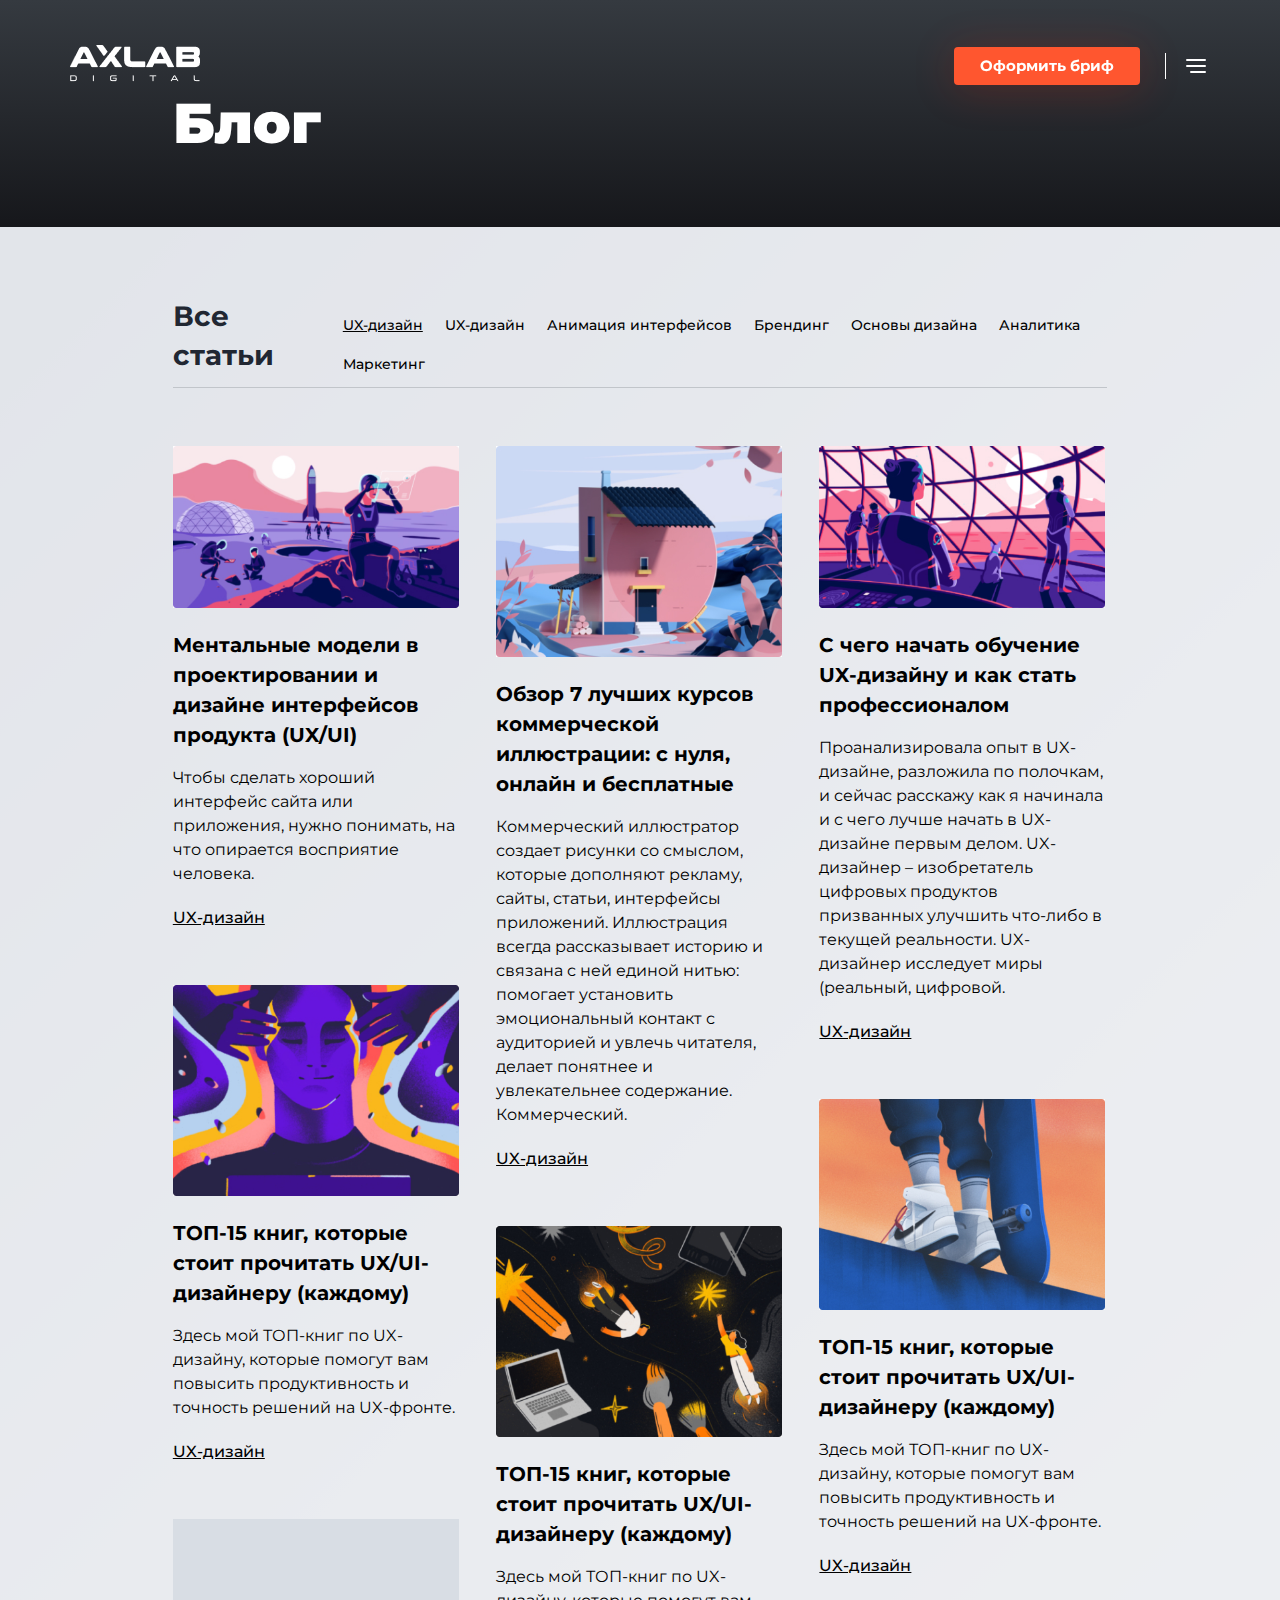
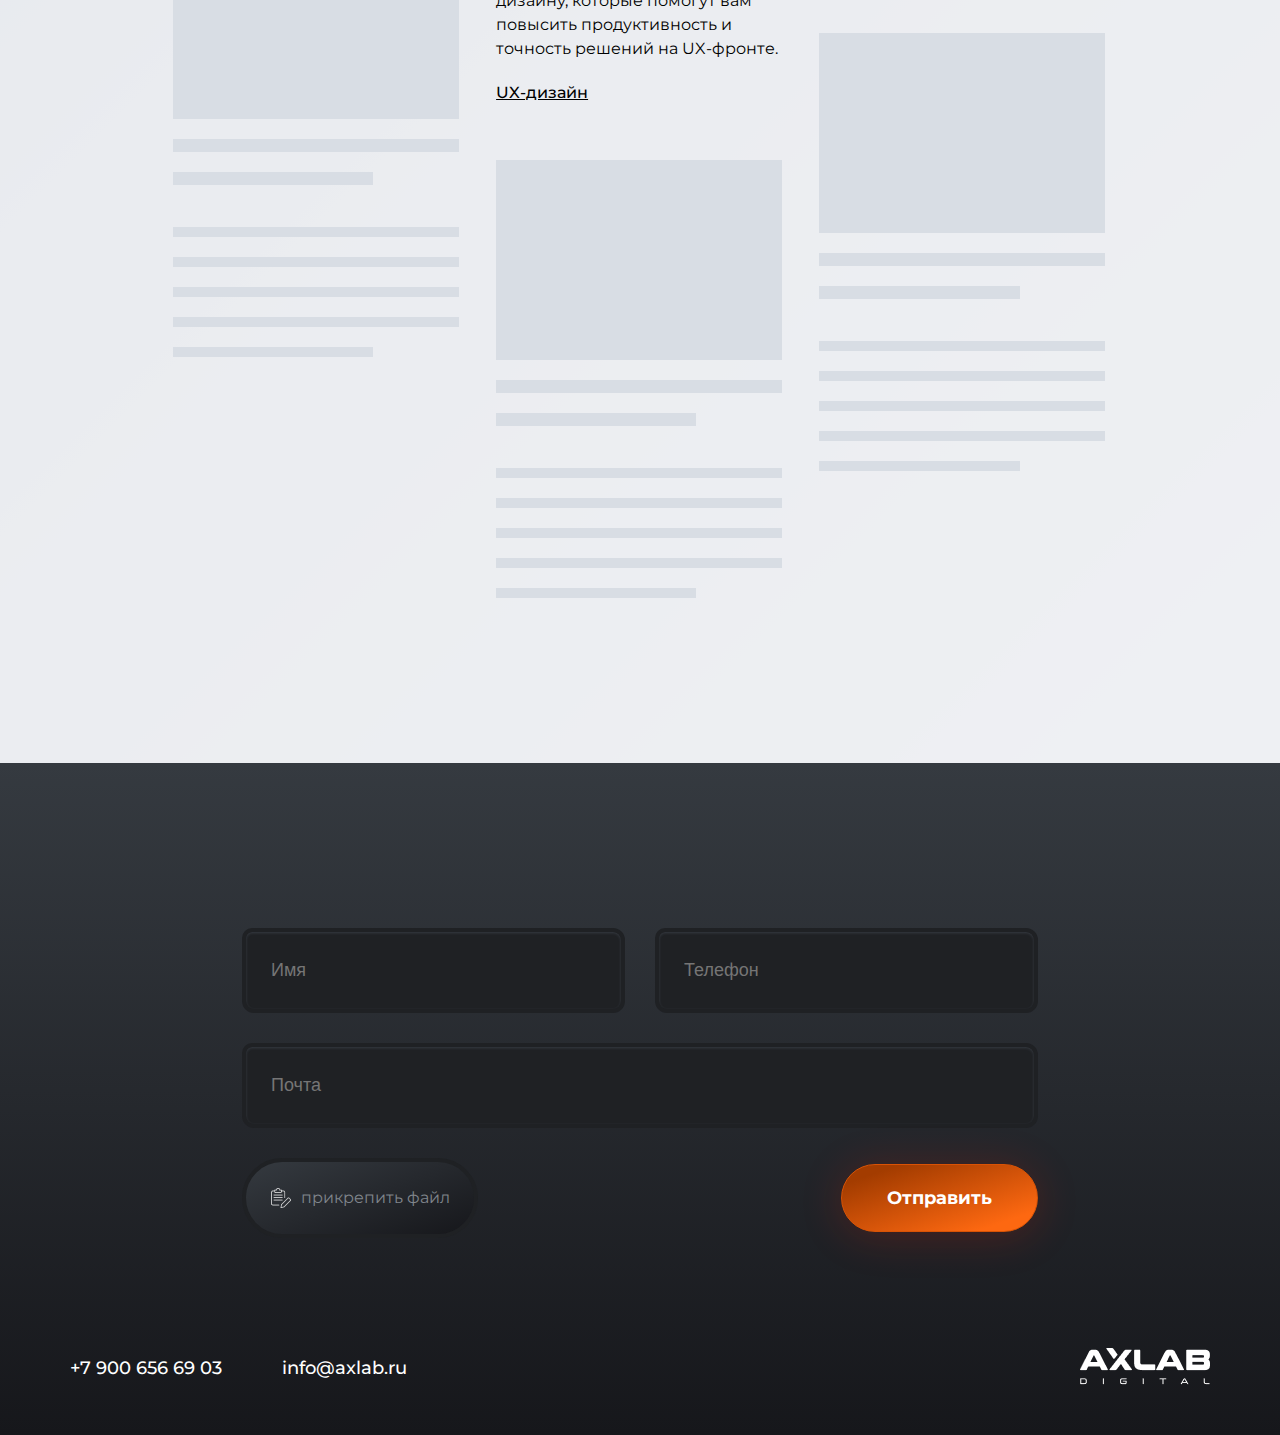
<file: blog.html>
<!DOCTYPE html>
<html lang="en">
<head>
    <meta charset="UTF-8">
    <meta name="viewport" content="width=device-width, initial-scale=1.0">
    <meta name="msapplication-TileColor" content="#ff562f">
    <meta name="theme-color" content="#ffffff">
    <title>AxLab</title>
    <link href="https://use.fontawesome.com/releases/v5.0.13/css/all.css" rel="stylesheet">
    <link rel="apple-touch-icon" sizes="180x180" href="./img/favicon_package_v0.16/apple-touch-icon.png">
    <link rel="icon" type="image/png" sizes="32x32" href="./img/favicon_package_v0.16/favicon-32x32.png">
    <link rel="icon" type="image/png" sizes="16x16" href="./img/favicon_package_v0.16/favicon-16x16.png">
    <link rel="manifest" href="./img/favicon_package_v0.16/site.webmanifest">
    <link rel="mask-icon" href="./img/favicon_package_v0.16/safari-pinned-tab.svg" color="#5bbad5">
    <link rel="stylesheet" type="text/css" href="./css/jquery.fancybox.min.css">
    <link rel="stylesheet" href="./css/style.css">
    <link rel="stylesheet" href="css/components/blog.css">
    <link rel="stylesheet" href="css/components/dots.css">
</head>
<body>
<div id="popup_form" class="popup_form">
    <div class="popup_form_content">
        <div class="burger-menu__container">
            <div class="burger-menu__header">
                <a href="index.html" class="logo burger-menu__logo">
                    <img class="logo__img" src="./img/logo-menu.png" alt="AxLab">
                </a>
                <a href="#" class="popup_form_close">
                    <img src="img/close-button.svg" width="18" height="18">
                </a>
            </div>
            <div class="burger-menu__col">
                <form class="form">
                    <div class="form__title">
                        Передайте
                        свои
                        проблемы
                        в наши руки
                    </div>
                    <div class="brief__inputs">
                        <div class="brief__row">
                            <input type="text" class="brief__input brief__input--margin--right" placeholder="Имя" required>
                            <input type="text" class="brief__input" placeholder="Телефон" required>
                        </div>
                        <div class="brief__row">
                            <input type="text" class="brief__input" placeholder="Почта" required>
                        </div>
                        <div class="brief__row">
                            <button class="btn btn--white btn--width" type="submit">Отправить</button>
                        </div>
                    </div>
                </form>
                <div class="burger-menu__contacts">
                    <a class="contacts__tel burger-menu__contact" href="tel:+79006566903">
                        +7 900 656 69 03
                    </a>
                    <a class="contacts__mail burger-menu__contact" href="mailto:info@axlab.ru">
                        info@axlab.ru
                    </a>
                </div>
                <div class="burger-menu__socials">
                    <ul class="socials-icon socials-icon--phone">
                        <li class="socials-icon__item">
                            <a href="#" class="socials-icon__link">
                                <i class="fab fa-vk"></i>
                            </a>
                        </li>
                        <li class="socials-icon__item">
                            <a href="https://www.instagram.com/axlab.ru/" class="socials-icon__link">
                                <i class="fab fa-instagram"></i>
                            </a>
                        </li>
                        <li class="socials-icon__item">
                            <a href="#" class="socials-icon__link">
                                <i class="fab fa-twitter"></i>
                            </a>
                        </li>
                    </ul>
                    <a href="#" class="burger-menu__btn">Меню</a>
                </div>
            </div>
            <div class="burger-menu__footer">
                <ul class="socials">
                    <li class="social">
                        <a data-hover="Behance" class="social__link" href="#">
                            <div>Behance</div>
                        </a>
                    </li>
                    <li class="social">
                        <a data-hover="Youtube" class="social__link" href="#">
                            <div>Youtube</div>
                        </a>
                    </li>
                    <li class="social">
                        <a data-hover="Instagram" class="social__link" href="https://www.instagram.com/axlab.ru/">
                            <div>Instagram</div>
                        </a>
                    </li>
                </ul>
            </div>
        </div>
    </div>
</div>

<button id="popup_form_btn" class="logo-mini logo_fixed">
    <img src="./img/logo-mini.png" alt="Logo">
</button>


<div class="wrapper wrapper__bg wrapper__gowithus">
    <header class="header">
        <div class="header__container header__container--fixed">
            <a href="index.html" class="logo">
                <img class="logo__img" src="./img/logo.png" alt="AxLab">
            </a>
            <a href="index.html" class="logo logo--phone">
                <img class="logo__img" src="./img/logo-menu.png" alt="AxLab">
            </a>
            <div class="header__col">
                <a href="./brief.html"  class="btn btn--orange btn--desktop">Оформить бриф</a>
                <a class="burger" href="#"><span></span></a>
            </div>
            <div class="burger-menu">
                <div class="burger-menu__container">
                    <div class="burger-menu__header">
                        <a href="index.html" class="logo burger-menu__logo">
                            <img class="logo__img" src="./img/logo-menu.png" alt="AxLab">
                        </a>
                    </div>
                    <div class="burger-menu__col">
                        <ul class="menu">
                            <li class="menu__item">
                                <a href="services.html" class="menu__link"><span>Услуги</span></a>
                            </li>
                            <li class="menu__item">
                                <a href="#" class="menu__link"><span>Проекты</span></a>
                            </li>
                            <li class="menu__item">
                                <a href="production.html" class="menu__link"><span>Production</span></a>
                            </li>
                            <li class="menu__item">
                                <a href="blog.html" class="menu__link"><span>Блог</span></a>
                            </li>
                            <li class="menu__item">
                                <a href="#" class="menu__link"><span>Контакты</span></a>
                            </li>
                        </ul>
                        <form class="form form--phone">
                            <div class="form__title">
                                Передайте
                                свои
                                проблемы
                                в наши руки
                            </div>
                            <div class="form__inputs">
                                <div class="form__row">
                                    <input type="text" class="form__input form__input--margin--right" placeholder="Имя" required>
                                    <input type="text" class="form__input" placeholder="Телефон" required>
                                </div>
                                <div class="form__row">
                                    <input type="text" class="form__input" placeholder="Почта" required>
                                </div>
                                <div class="form__row">
                                    <button class="btn btn--white btn--width" type="submit">Отправить</button>
                                </div>
                            </div>
                        </form>
                        <div class="burger-menu__contacts">
                            <a class="contacts__tel burger-menu__contact" href="tel:+79006566903">+7 900 656 69 03</a>
                            <a class="contacts__mail burger-menu__contact" href="mailto:info@axlab.ru">info@axlab.ru</a>
                        </div>
                        <div class="burger-menu__socials">
                            <ul class="socials-icon socials-icon--phone">
                                <li class="socials-icon__item">
                                    <a href="#" class="socials-icon__link">
                                        <i class="fab fa-vk"></i>
                                    </a>
                                </li>
                                <li class="socials-icon__item">
                                    <a href="#" class="socials-icon__link">
                                        <i class="fab fa-instagram"></i>
                                    </a>
                                </li>
                                <li class="socials-icon__item">
                                    <a href="#" class="socials-icon__link">
                                        <i class="fab fa-twitter"></i>
                                    </a>
                                </li>
                            </ul>
                            <a href="#" class="burger-menu__btn">Заявка</a>
                        </div>
                    </div>
                    <div class="burger-menu__footer">
                        <ul class="socials">
                            <li class="social">
                                <a data-hover="Behance" class="social__link" href="#">
                                    <div>Behance</div>
                                </a>
                            </li>
                            <li class="social">
                                <a data-hover="Youtube" class="social__link" href="#">
                                    <div>Youtube</div>
                                </a>
                            </li>
                            <li class="social">
                                <a data-hover="Instagram" class="social__link" href="#">
                                    <div>Instagram</div>
                                </a>
                            </li>
                        </ul>
                    </div>
                </div>
            </div>
        </div>
    </header>
    <div class="headline">    
        <h2 class="headline__title">Блог</h2>
    </div>
</div>

    <main class="blog__wrapper">
        <!-- Секция "меню блога" -->
        <section class="blog blog-menu blog-menu--main">
            <h2 class="blog-menu__title">Все статьи</h2>
            <ul class="blog-menu__list">
                <li class="blog-menu__item blog-menu__item--active"><a href="#" class="blog-menu__link blog-menu__link--active">UX-дизайн</a></li>
                <li class="blog-menu__item"><a href="#" class="blog-menu__link"></a>UX-дизайн</a></li>
                <li class="blog-menu__item"><a href="#" class="blog-menu__link"></a>Анимация интерфейсов</a></li>
                <li class="blog-menu__item"><a href="#" class="blog-menu__link"></a>Брендинг</a></li>
                <li class="blog-menu__item"><a href="#" class="blog-menu__link"></a>Основы дизайна</a></li>
                <li class="blog-menu__item"><a href="#" class="blog-menu__link"></a>Аналитика</a></li>
                <li class="blog-menu__item"><a href="#" class="blog-menu__link"></a>Маркетинг</a></li>
            </ul>
        </section>
        <!-- Cекция "Блог 3 колонки" -->
        <section class="blog-main">
            <div class="blog-main__column-left">
                <div class="blog-main__section">
                    <img src="./img/mars.jpg" alt="Mars" class="blog-main__img">
                    <h3 class="blog-main__title">Ментальные модели в проектировании и дизайне интерфейсов продукта (UX/UI)</h3>
                    <p class="blog-main__paragraph">Чтобы сделать хороший интерфейс сайта или приложения, нужно понимать, на что опирается восприятие человека.</p>
                    <a href="./blog3.html" class="blog-main__link">UX-дизайн</a>
                </div>
                <div class="blog-main__section">
                    <img src="./img/mind.jpg" alt="" class="blog-main__img">
                    <h3 class="blog-main__title">ТОП-15 книг, которые стоит прочитать UX/UI-дизайнеру (каждому)</h3>
                    <p class="blog-main__paragraph">Здесь мой ТОП-книг по UX-дизайну, которые помогут вам повысить продуктивность и точность решений на UX-фронте.</p>
                    <a href="./blog2.html" class="blog-main__link">UX-дизайн</a>
                </div>
                <div class="decoration">
                    <span class="decoration__item decoration__item--big"></span>
                    <span class="decoration__item decoration__item--bold"></span>
                    <span class="decoration__item decoration__item--bold decoration__item--short"></span>
                    <span class="decoration__item"></span>
                    <span class="decoration__item"></span>
                    <span class="decoration__item"></span>
                    <span class="decoration__item"></span>
                    <span class="decoration__item decoration__item--short"></span>
                </div>
            </div>
            <div class="blog-main__column-middle">
                <div class="blog-main__section">
                    <img src="./img/house.jpg" alt="" class="blog-main__img">
                    <h3 class="blog-main__title">Обзор 7 лучших курсов коммерческой иллюстрации: с нуля, онлайн и бесплатные</h3>
                    <p class="blog-main__paragraph">Коммерческий иллюстратор создает рисунки со смыслом, которые дополняют рекламу, сайты, статьи, интерфейсы приложений. Иллюстрация всегда рассказывает историю и связана с ней единой нитью: помогает установить эмоциональный контакт с аудиторией и увлечь читателя, делает понятнее и увлекательнее содержание. Коммерческий.</p>
                    <a href="./blog3.html" class="blog-main__link">UX-дизайн</a>
                </div>
                <div class="blog-main__section">
                    <img src="./img/space.jpg" alt="" class="blog-main__img">
                    <h3 class="blog-main__title">ТОП-15 книг, которые стоит прочитать UX/UI-дизайнеру (каждому)</h3>
                    <p class="blog-main__paragraph">Здесь мой ТОП-книг по UX-дизайну, которые помогут вам повысить продуктивность и точность решений на UX-фронте.</p>
                    <a href="./blog2.html" class="blog-main__link">UX-дизайн</a>
                </div>
                <div class="decoration">
                    <span class="decoration__item decoration__item--big"></span>
                    <span class="decoration__item decoration__item--bold"></span>
                    <span class="decoration__item decoration__item--bold decoration__item--short"></span>
                    <span class="decoration__item"></span>
                    <span class="decoration__item"></span>
                    <span class="decoration__item"></span>
                    <span class="decoration__item"></span>
                    <span class="decoration__item decoration__item--short"></span>
                </div>
            </div>
            <div class="blog-main__column-right">
                <div class="blog-main__section">
                    <img src="./img/view.jpg" alt="" class="blog-main__img">
                    <h3 class="blog-main__title">С чего начать обучение UX-дизайну и как стать профессионалом</h3>
                    <p class="blog-main__paragraph">Проанализировала опыт в UX-дизайне, разложила по полочкам, и сейчас расскажу как я начинала и с чего лучше начать в UX-дизайне первым делом. UX-дизайнер – изобретатель цифровых продуктов призванных улучшить что-либо в текущей реальности. UX-дизайнер исследует миры (реальный, цифровой.</p>
                    <a href="./blog3.html" class="blog-main__link">UX-дизайн</a>
                </div>
                <div class="blog-main__section">
                    <img src="./img/nike.jpg" alt="" class="blog-main__img">
                    <h3 class="blog-main__title">ТОП-15 книг, которые стоит прочитать UX/UI-дизайнеру (каждому)</h3>
                    <p class="blog-main__paragraph">Здесь мой ТОП-книг по UX-дизайну, которые помогут вам повысить продуктивность и точность решений на UX-фронте.</p>
                    <a href="./blog2.html" class="blog-main__link">UX-дизайн</a>
                </div>
                <div class="decoration">
                    <span class="decoration__item decoration__item--big"></span>
                    <span class="decoration__item decoration__item--bold"></span>
                    <span class="decoration__item decoration__item--bold decoration__item--short"></span>
                    <span class="decoration__item"></span>
                    <span class="decoration__item"></span>
                    <span class="decoration__item"></span>
                    <span class="decoration__item"></span>
                    <span class="decoration__item decoration__item--short"></span>
                </div>
            </div>
        </section>
    </main>

    <footer class="footer" id="form">
        <div class="container footer__container">
            <form class="form form--hide">
                <div class="form__inputs">
                    <div class="form__row">
                        <input type="text" class="form__input form__input--margin--right" placeholder="Имя" required>
                        <input type="text" class="form__input" placeholder="Телефон" required>
                    </div>
                    <div class="form__row">
                        <input type="text" class="form__input" placeholder="Почта" required>
                    </div>
                    <div class="form__row">
                        <label class="form__add"> 
                            <img class="form__icon" src="./img/pen.png" alt="">
                            <a data-hover="прикрепить файл" class="contacts__add" href="#" style="margin: -5px 0;">
                                <div>прикрепить файл</div>  
                            </a>
                            <input class="form__file" type="file">
                        </label>
                        <button class="btn btn--orange btn--round" type="submit">Отправить</button>
                    </div>
                </div>
            </form>
            <div class="footer__btn">
                <div class="form__title form__title--phone">
                    Передайте
                    свои
                    проблемы
                    в наши руки
                </div>
                <a href="./brief.html" class="btn btn--orange btn--phone">Оформить бриф</a>
            </div>
            <div class="footer__contacts">
                <div class="contacts">
                       <a data-hover="+7 900 656 69 03" class="contacts__tel contacts_rotate_btn" href="tel:+79006566903">
                        <div>+7 900 656 69 03</div>
                    </a>
                    <a data-hover="info@axlab.ru" class="contacts__mail contacts_rotate_btn" href="mailto:info@axlab.ru">
                        <div>info@axlab.ru</div>
                    </a>
                </div>
                <a href="index.html" class="logo">
                    <img class="logo__img" src="./img/logo.png" alt="AxLab">
                </a>
                <a href="index.html" class="logo logo--phone">
                    <img class="logo__img" src="./img/logo-menu.png" alt="AxLab">
                </a>
            </div>
        </div>
    </footer>
</div>

<script src="https://cdnjs.cloudflare.com/ajax/libs/jquery/3.5.1/jquery.min.js"></script>
<script src="./js/jquery.fancybox.min.js"></script>
<script src="./js/main.js"></script>
</body>
</html>
</file>
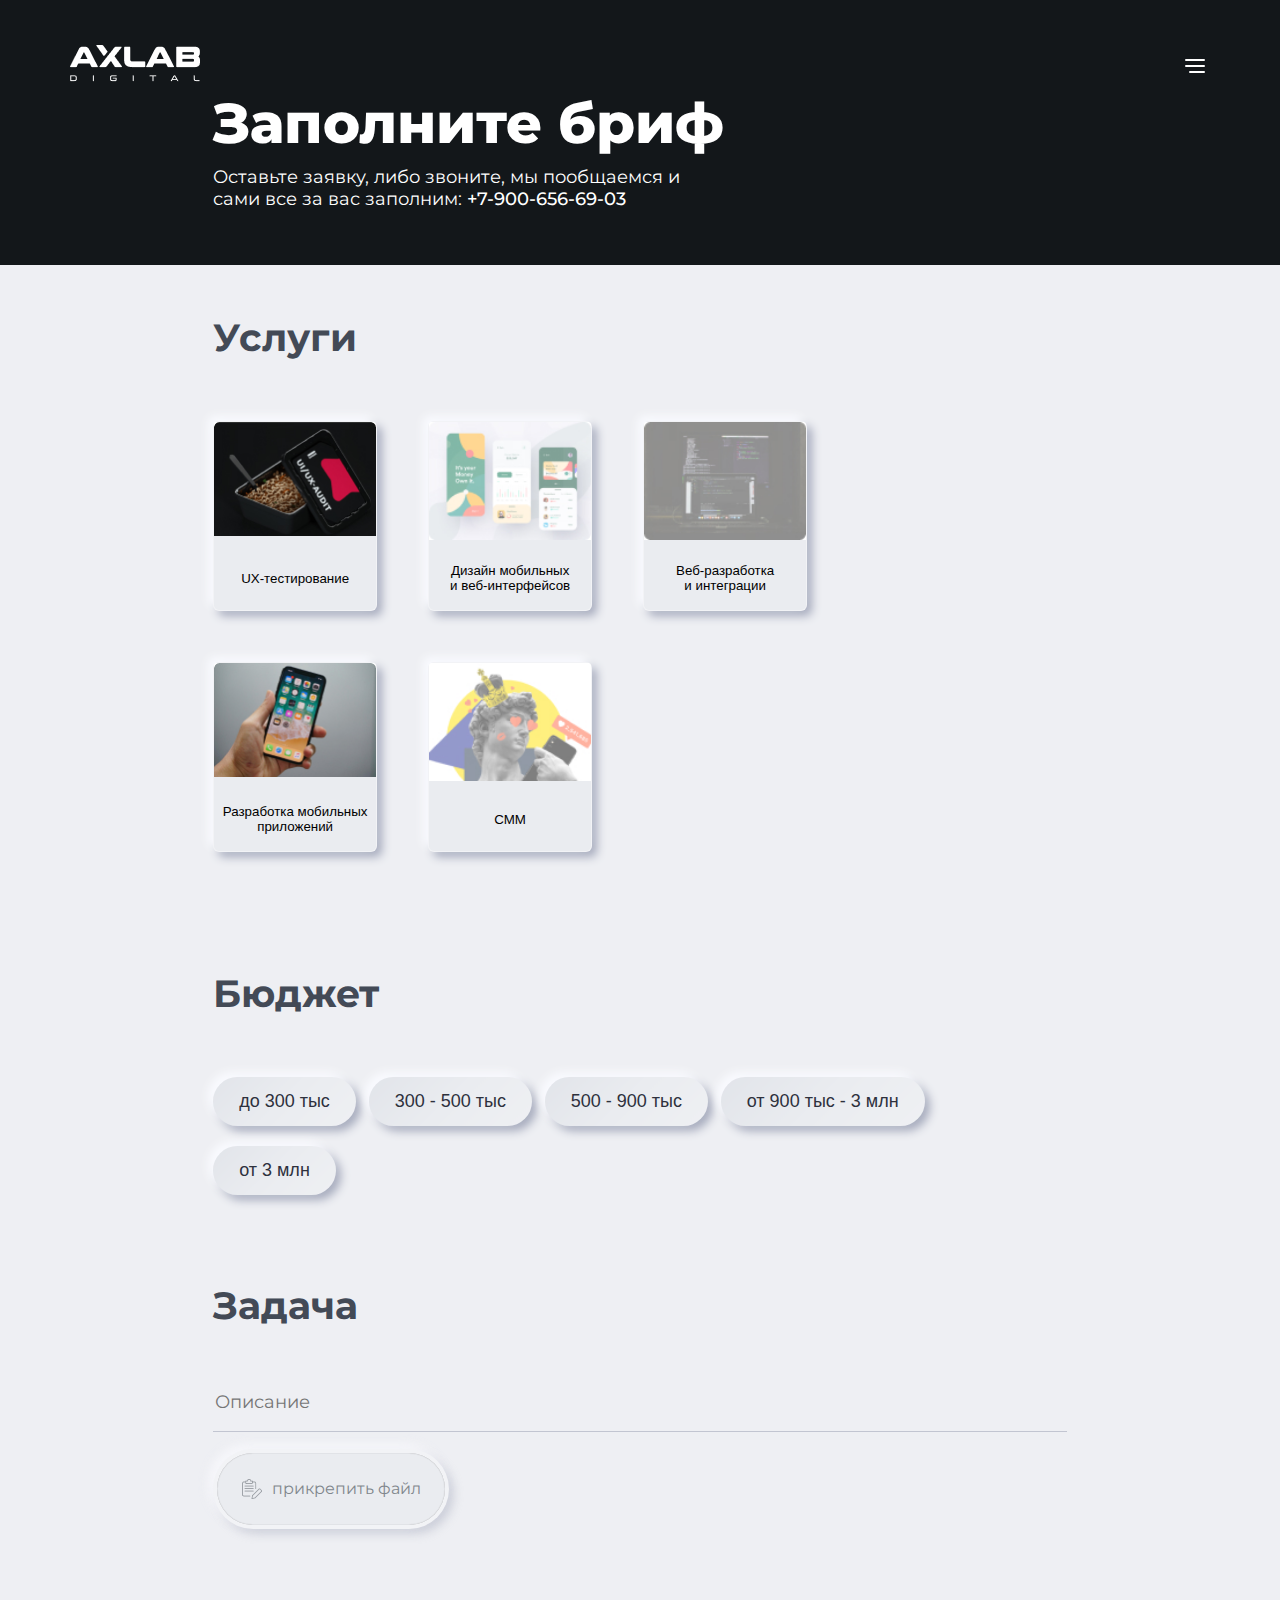
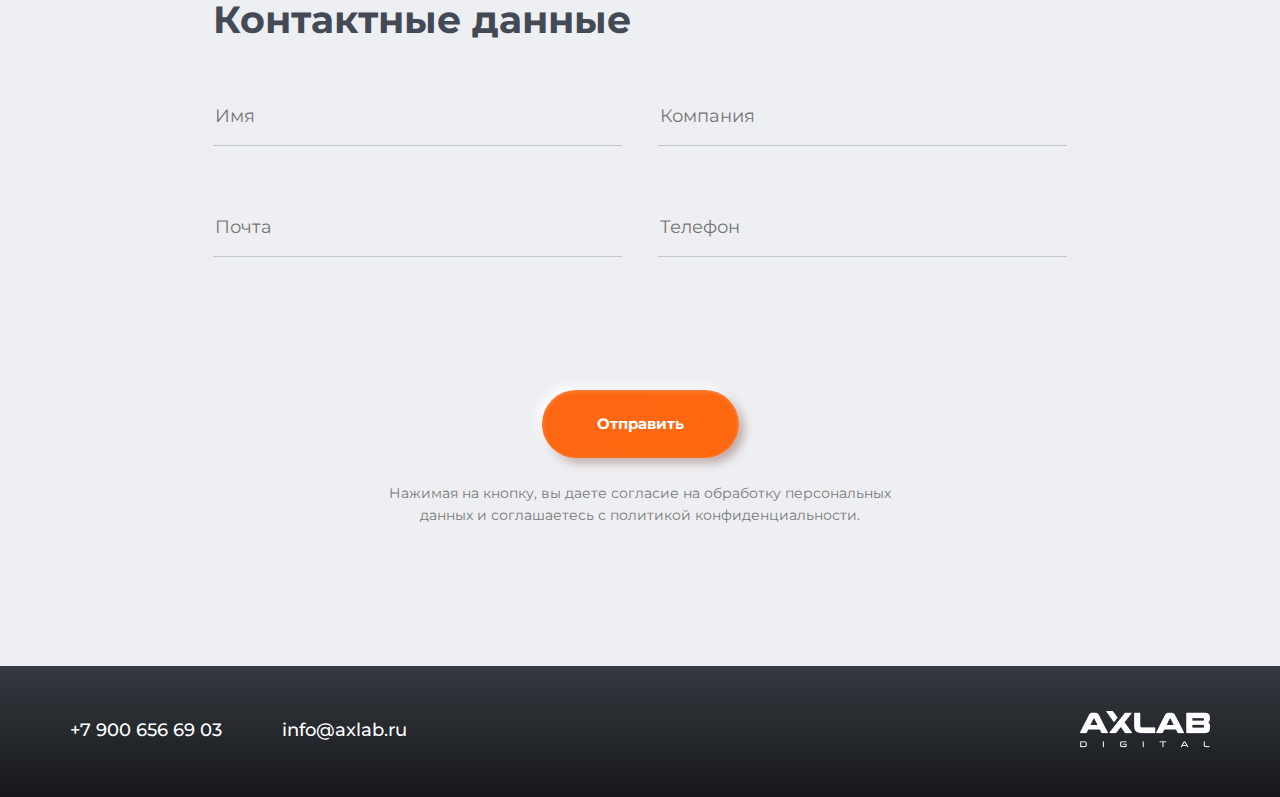
<file: brief.html>
<!DOCTYPE html>
<html lang="en">
<head>
    <meta charset="UTF-8">
    <meta name="viewport" content="width=device-width, initial-scale=1.0">
    <meta name="msapplication-TileColor" content="#ff562f">
    <meta name="theme-color" content="#ffffff">
    <title>AxLab</title>
    <link href="https://use.fontawesome.com/releases/v5.0.13/css/all.css" rel="stylesheet">
    <link rel="apple-touch-icon" sizes="180x180" href="./img/favicon_package_v0.16/apple-touch-icon.png">
    <link rel="icon" type="image/png" sizes="32x32" href="./img/favicon_package_v0.16/favicon-32x32.png">
    <link rel="icon" type="image/png" sizes="16x16" href="./img/favicon_package_v0.16/favicon-16x16.png">
    <link rel="manifest" href="./img/favicon_package_v0.16/site.webmanifest">
    <link rel="mask-icon" href="./img/favicon_package_v0.16/safari-pinned-tab.svg" color="#5bbad5">
    <link rel="stylesheet" type="text/css" href="./css/jquery.fancybox.min.css">
    <link rel="stylesheet" href="./css/style.css">
    <link rel="stylesheet" href="css/components/brif.css">
</head>
<body>
<div id="popup_form" class="popup_form">
    <div class="popup_form_content">
        <div class="burger-menu__container">
            <div class="burger-menu__header">
                <a href="index.html" class="logo burger-menu__logo">
                    <img class="logo__img" src="./img/logo-menu.png" alt="AxLab">
                </a>
                <a href="#" class="popup_form_close">
                    <img src="img/close-button.svg" width="18" height="18">
                </a>
            </div>
            <div class="burger-menu__col">
                <form class="form">
                    <div class="form__title">
                        Передайте
                        свои
                        проблемы
                        в наши руки
                    </div>
                    <div class="brief__inputs">
                        <div class="brief__row">
                            <input type="text" class="brief__input brief__input--margin--right" placeholder="Имя" required>
                            <input type="text" class="brief__input" placeholder="Телефон" required>
                        </div>
                        <div class="brief__row">
                            <input type="text" class="brief__input" placeholder="Почта" required>
                        </div>
                        <div class="brief__row">
                            <button class="btn btn--white btn--width" type="submit">Отправить</button>
                        </div>
                    </div>
                </form>
                <div class="burger-menu__contacts">
                    <a class="contacts__tel burger-menu__contact" href="tel:+79006566903">
                        +7 900 656 69 03
                    </a>
                    <a class="contacts__mail burger-menu__contact" href="mailto:info@axlab.ru">
                        info@axlab.ru
                    </a>
                </div>
                <div class="burger-menu__socials">
                    <ul class="socials-icon socials-icon--phone">
                        <li class="socials-icon__item">
                            <a href="#" class="socials-icon__link">
                                <i class="fab fa-vk"></i>
                            </a>
                        </li>
                        <li class="socials-icon__item">
                            <a href="https://www.instagram.com/axlab.ru/" class="socials-icon__link">
                                <i class="fab fa-instagram"></i>
                            </a>
                        </li>
                        <li class="socials-icon__item">
                            <a href="#" class="socials-icon__link">
                                <i class="fab fa-twitter"></i>
                            </a>
                        </li>
                    </ul>
                    <a href="#" class="burger-menu__btn">Меню</a>
                </div>
            </div>
            <div class="burger-menu__footer">
                <ul class="socials">
                    <li class="social">
                        <a data-hover="Behance" class="social__link" href="#">
                            <div>Behance</div>
                        </a>
                    </li>
                    <li class="social">
                        <a data-hover="Youtube" class="social__link" href="#">
                            <div>Youtube</div>
                        </a>
                    </li>
                    <li class="social">
                        <a data-hover="Instagram" class="social__link" href="https://www.instagram.com/axlab.ru/">
                            <div>Instagram</div>
                        </a>
                    </li>
                </ul>
            </div>
        </div>
    </div>
</div>

<button id="popup_form_btn" class="logo-mini logo_fixed">
    <img src="./img/logo-mini.png" alt="Logo">
</button>


<div class="wrapper">
    <header class="header">
        <div class="header__container header__container--fixed">
            <a href="index.html" class="logo">
                <img class="logo__img" src="./img/logo.png" alt="AxLab">
            </a>
            <a href="index.html" class="logo logo--phone">
                <img class="logo__img" src="./img/logo-menu.png" alt="AxLab">
            </a>
            <div class="header__col">
                <a class="burger burger--brief" href="#"><span></span></a>
            </div>
            <div class="burger-menu">
                <div class="burger-menu__container">
                    <div class="burger-menu__header">
                        <a href="index.html" class="logo burger-menu__logo">
                            <img class="logo__img" src="./img/logo-menu.png" alt="AxLab">
                        </a>
                    </div>
                    <div class="burger-menu__col">
                        <ul class="menu">
                            <li class="menu__item">
                                <a href="services.html" class="menu__link"><span>Услуги</span></a>
                            </li>
                            <li class="menu__item">
                                <a href="#" class="menu__link"><span>Проекты</span></a>
                            </li>
                            <li class="menu__item">
                                <a href="production.html" class="menu__link"><span>Production</span></a>
                            </li>
                            <li class="menu__item">
                                <a href="blog.html" class="menu__link"><span>Блог</span></a>
                            </li>
                            <li class="menu__item">
                                <a href="#" class="menu__link"><span>Контакты</span></a>
                            </li>
                        </ul>
                        <form class="form form--phone">
                            <div class="form__title">
                                Передайте
                                свои
                                проблемы
                                в наши руки
                            </div>
                            <div class="brief__inputs">
                                <div class="brief__row">
                                    <input type="text" class="brief__input brief__input--margin--right" placeholder="Имя" required>
                                    <input type="text" class="brief__input" placeholder="Телефон" required>
                                </div>
                                <div class="brief__row">
                                    <input type="text" class="brief__input" placeholder="Почта" required>
                                </div>
                                <div class="brief__row">
                                    <button class="btn btn--white btn--width" type="submit">Отправить</button>
                                </div>
                            </div>
                        </form>
                        <div class="burger-menu__contacts">
                            <a class="contacts__tel burger-menu__contact" href="tel:+79006566903">+7 900 656 69 03</a>
                            <a class="contacts__mail burger-menu__contact" href="mailto:info@axlab.ru">info@axlab.ru</a>
                        </div>
                        <div class="burger-menu__socials">
                            <ul class="socials-icon socials-icon--phone">
                                <li class="socials-icon__item">
                                    <a href="#" class="socials-icon__link">
                                        <i class="fab fa-vk"></i>
                                    </a>
                                </li>
                                <li class="socials-icon__item">
                                    <a href="https://www.instagram.com/axlab.ru/" class="socials-icon__link">
                                        <i class="fab fa-instagram"></i>
                                    </a>
                                </li>
                                <li class="socials-icon__item">
                                    <a href="#" class="socials-icon__link">
                                        <i class="fab fa-twitter"></i>
                                    </a>
                                </li>
                            </ul>
                            <a href="#" class="burger-menu__btn">Заявка</a>
                        </div>
                    </div>
                    <div class="burger-menu__footer">
                        <ul class="socials">
                            <li class="social">
                                <a data-hover="Behance" class="social__link" href="#">
                                    <div>Behance</div>
                                </a>
                            </li>
                            <li class="social">
                                <a data-hover="Youtube" class="social__link" href="#">
                                    <div>Youtube</div>
                                </a>
                            </li>
                            <li class="social">
                                <a data-hover="Instagram" class="social__link" href="https://www.instagram.com/axlab.ru/">
                                    <div>Instagram</div>
                                </a>
                            </li>
                        </ul>
                    </div>
                </div>
            </div>
        </div>
    </header>

    <section class="brief">
        <div class="container brief__header">
            <div class="headline">
                <h2 class="brief__headline--title">Заполните бриф</h2>
                <p class="brief__headline--paragraph">Оставьте заявку, либо звоните, мы пообщаемся
                    и сами все за вас заполним:
                    <a data-hover="+7 900 656 69 03" class="contacts__tel contacts_rotate_btn" href="tel:+79006566903">
                        <span>+7-900-656-69-03</span>
                    </a>
                </p>
            </div>
        </div>
        <div class="brief__wrapper">
        <form class="brief__container">
            <div class="brief__block">
                <h3 class="brief__title">Услуги</h3>
                <div class="brief__btns">
                    <button type="button" class="brief__btn--service" onclick="this.classList.toggle('brief__btn--service-active')">
                        <!-- <img src="./img/uxnoodle.jpg" alt=""> -->
                        <span>UX‑тестирование</span>
                    </button>
                    <button type="button" class="brief__btn--service" onclick="this.classList.toggle('brief__btn--service-active')">
                        <!-- <img src="./img/yourmoney.jpg" alt=""> -->
                        <span>Дизайн мобильных и&nbsp;веб‑интерфейсов</span>
                    </button>
                    <button type="button" class="brief__btn--service" onclick="this.classList.toggle('brief__btn--service-active')">
                        <!-- <img src="./img/uxnoodle.jpg" alt=""> -->
                        <span>Веб‑разработка и&nbsp;интеграции</span>
                    </button>
                    <button type="button" class="brief__btn--service" onclick="this.classList.toggle('brief__btn--service-active')">
                        <!-- <img src="./img/uxnoodle.jpg" alt=""> -->
                        <span>Разработка мобильных приложений</span>
                    </button>
                    <button type="button" class="brief__btn--service" onclick="this.classList.toggle('brief__btn--service-active')">
                        <!-- <img src="./img/uxnoodle.jpg" alt=""> -->
                        <span>СММ</span>
                    </button>
                </div>
            </div>
            <div class="brief__block">
                <h3 class="brief__title">Бюджет</h3>
                <div class="brief__btns">
                    <button type="button" class="brief__btn" onclick="this.classList.toggle('brief__btn--active')">до 300 тыс</button>
                    <button type="button" class="brief__btn" onclick="this.classList.toggle('brief__btn--active')">300 - 500 тыс</button>
                    <button type="button" class="brief__btn" onclick="this.classList.toggle('brief__btn--active')">500 - 900 тыс</button>
                    <button type="button" class="brief__btn" onclick="this.classList.toggle('brief__btn--active')">от 900 тыс - 3 млн</button>
                    <button type="button" class="brief__btn" onclick="this.classList.toggle('brief__btn--active')">от 3 млн</button>
                </div>
            </div>
            <div class="brief__block">
                    <h3 class="brief__title">Задача</h3>
                    <div class="brief__form">
                        <input type="text" class="brief__input brief__input--margin-bottom" placeholder="Описание" required>
                        <div class="brief__btns">
                            <label class="form__add form__add--brief"> 
                                <img class="form__icon" src="./img/pen-grey.png" alt="">
                                <a data-hover="прикрепить файл" class="contacts__add" href="#" style="margin: -5px 0;">
                                    <div>прикрепить файл</div>  
                                </a>
                                <input class="form__file" type="file">
                            </label>
                        </div>
                    </div>
            </div>
            <div class="brief__block">
                <div class="brief__btns">
                    <h3 class="brief__title">Контактные данные</h3>
                    <div class="brief__inputs">
                        <div class="brief__row">
                            <input type="text" class="brief__input brief__input--margin--right" placeholder="Имя" required>
                            <input type="text" class="brief__input" placeholder="Компания" required>
                        </div>
                        <div class="brief__row">
                            <input type="text" class="brief__input brief__input--margin--right" placeholder="Почта" required>
                            <input type="text" class="brief__input" placeholder="Телефон" required>
                        </div>
                    </div>
                </div>
            </div>

            <div class="brief__end">
                <button class="btn btn--send-brief " type="submit">Отправить</button>
                <span class="consent">Нажимая на кнопку, вы даете согласие на обработку персональных данных и соглашаетесь с политикой конфиденциальности.</span>
            </div>
        </form>
        </div>
    </section>
    <footer class="footer" id="form">
        <div class="container footer__container footer__container--brief">
            <div class="footer__contacts">
                <div class="contacts">
                    <a data-hover="+7 900 656 69 03" class="contacts__tel contacts_rotate_btn" href="tel:+79006566903">
                        <div>+7 900 656 69 03</div>
                    </a>
                    <a data-hover="info@axlab.ru" class="contacts__mail contacts_rotate_btn" href="mailto:info@axlab.ru">
                        <div>info@axlab.ru</div>
                    </a>
                </div>
                <a href="index.html" class="logo">
                    <img class="logo__img" src="./img/logo.png" alt="AxLab">
                </a>
                <a href="index.html" class="logo logo--phone">
                    <img class="logo__img" src="./img/logo-menu.png" alt="AxLab">
                </a>
            </div>
        </div>
    </footer>
</div>

<script src="https://cdnjs.cloudflare.com/ajax/libs/jquery/3.5.1/jquery.min.js"></script>
<script src="./js/jquery.fancybox.min.js"></script>
<script src="./js/main.js"></script>
</body>
</html>
</file>
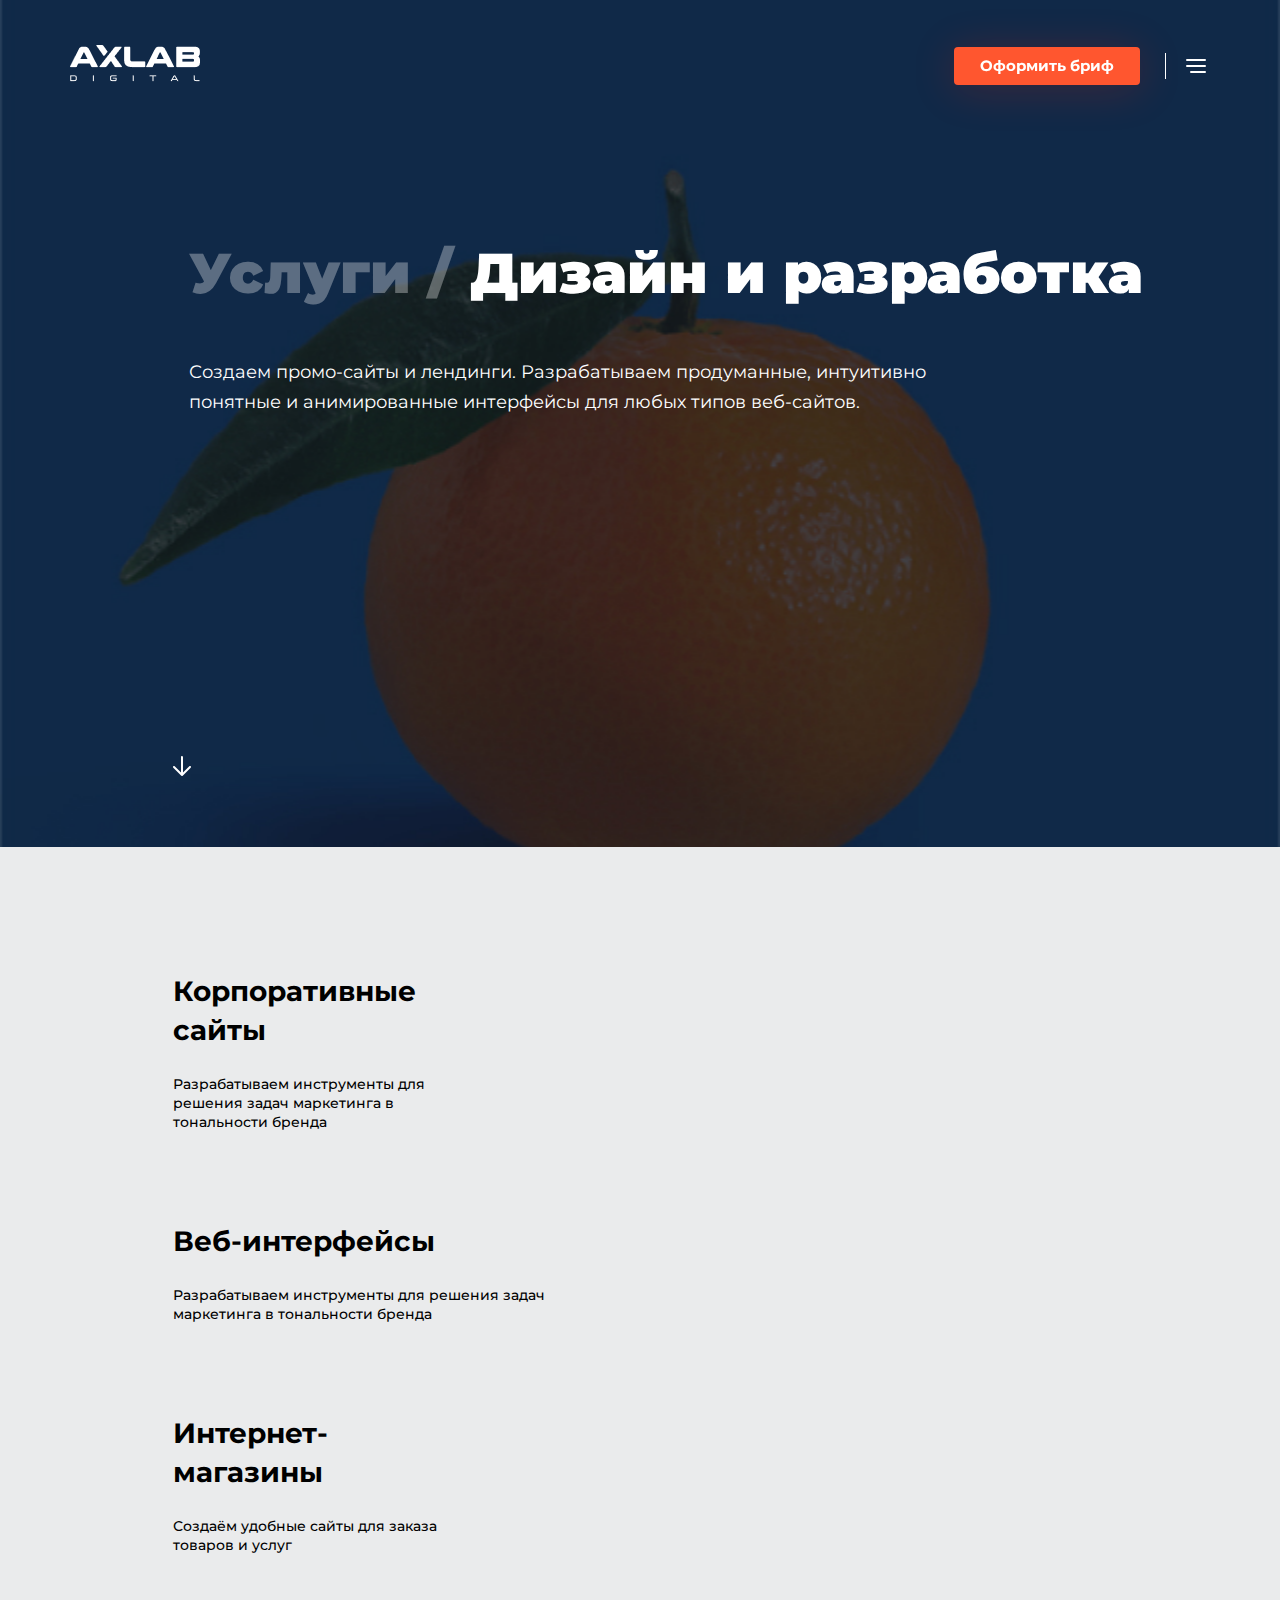
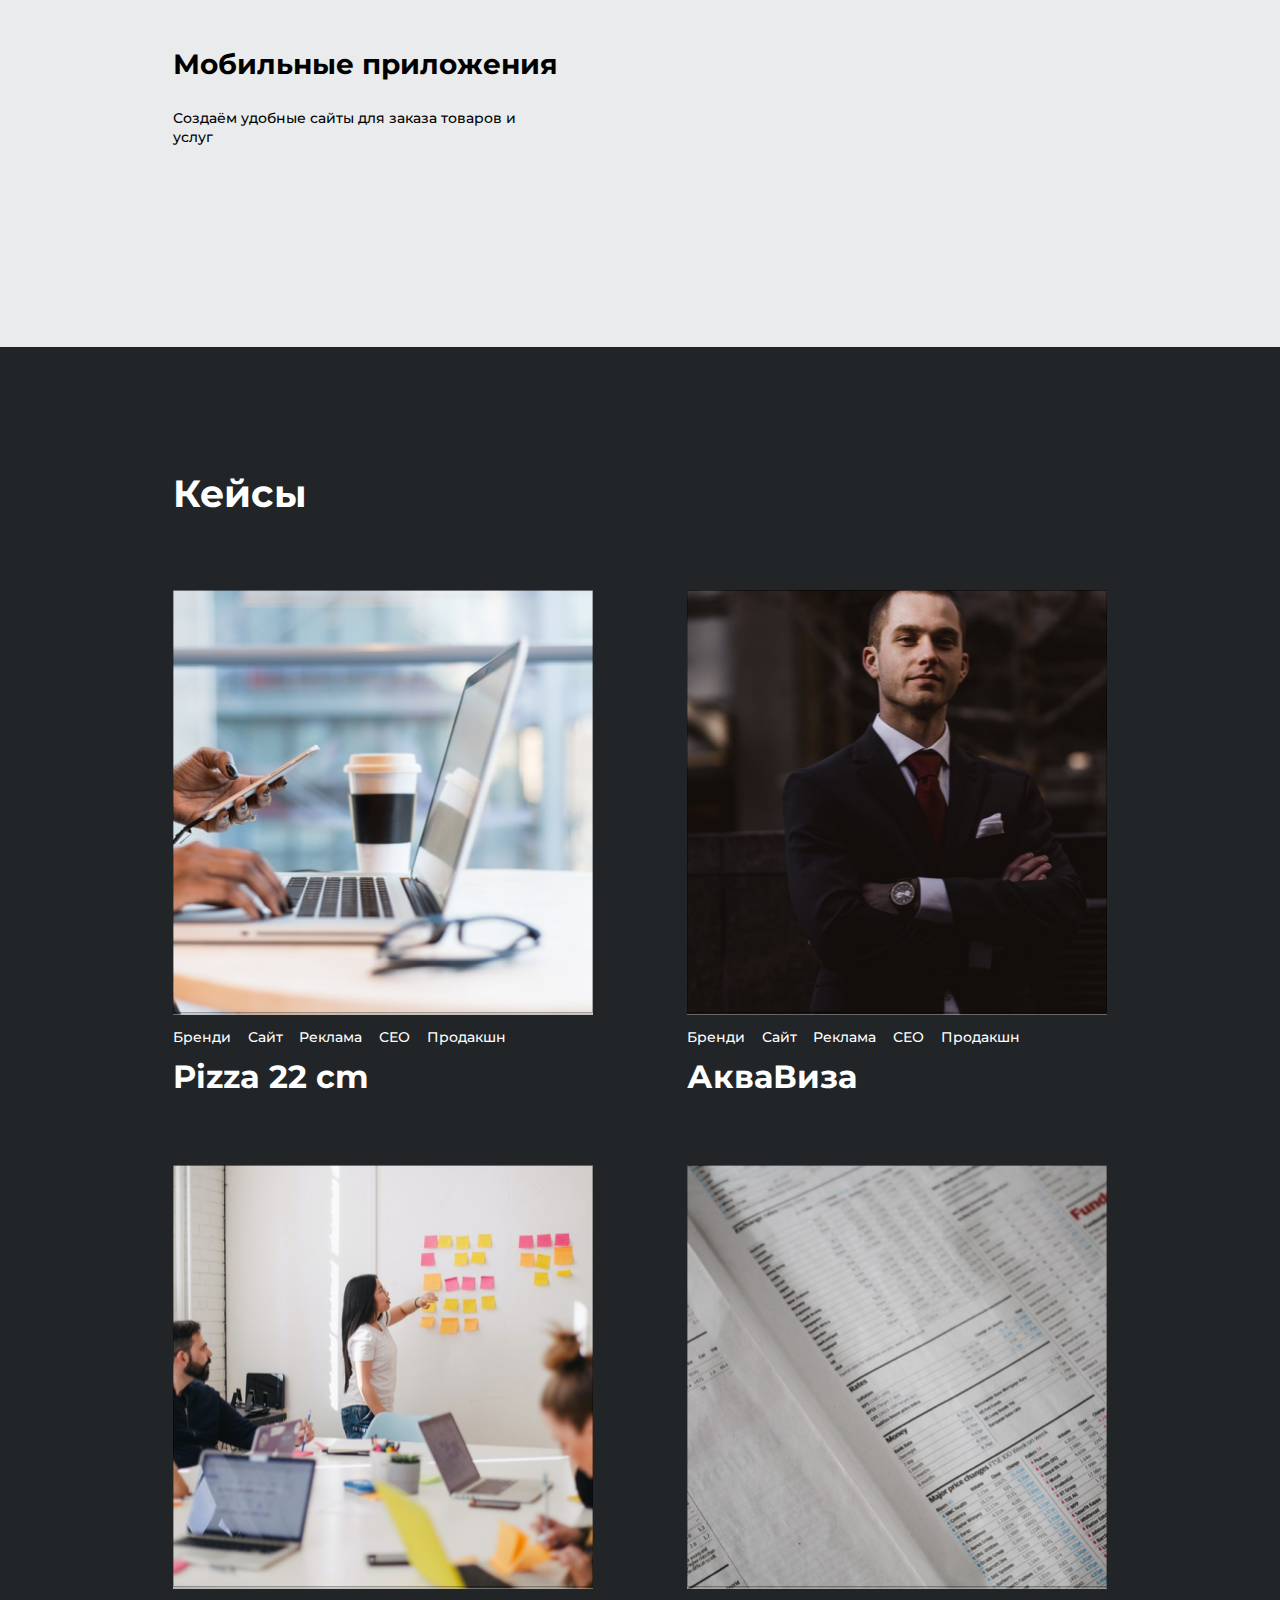
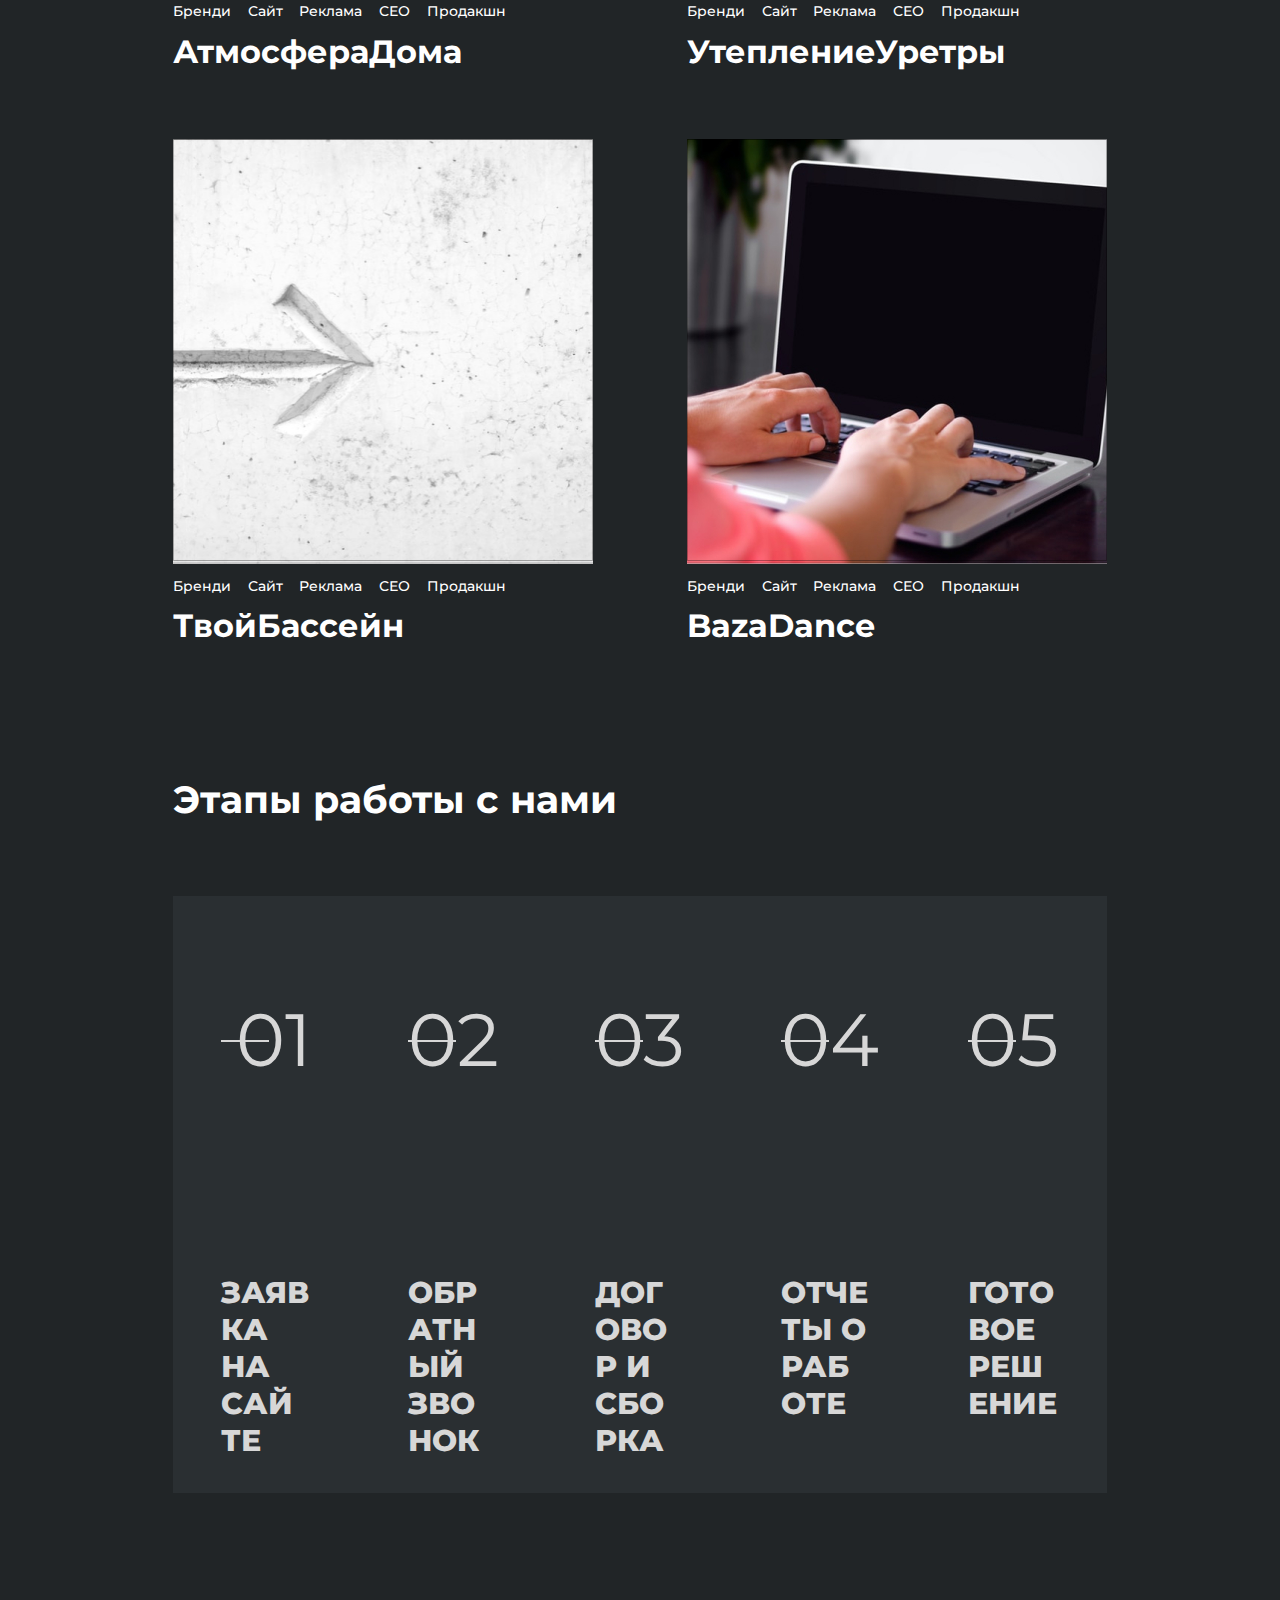
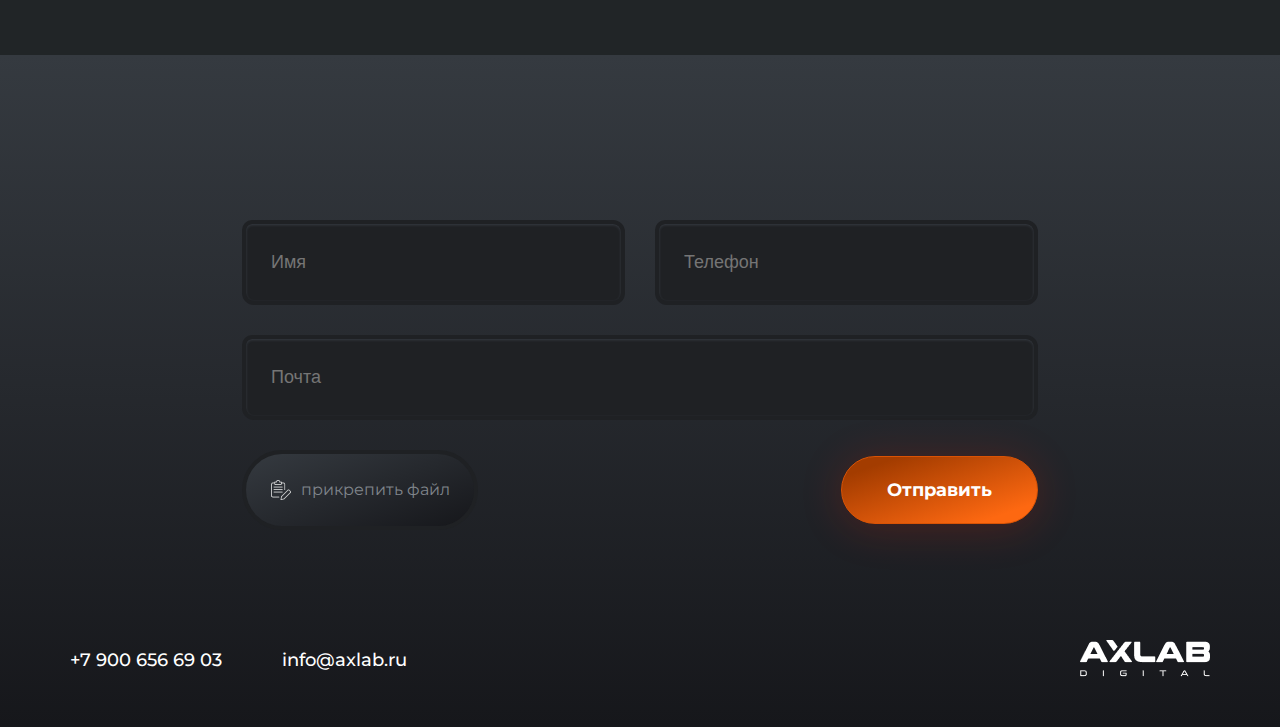
<file: design.html>
<!DOCTYPE html>
<html lang="en">
<head>
    <meta charset="UTF-8">
    <meta name="viewport" content="width=device-width, initial-scale=1.0">
    <meta name="msapplication-TileColor" content="#ff562f">
    <meta name="theme-color" content="#ffffff">
    <title>AxLab</title>
    <link href="https://use.fontawesome.com/releases/v5.0.13/css/all.css" rel="stylesheet">
    <link rel="apple-touch-icon" sizes="180x180" href="./img/favicon_package_v0.16/apple-touch-icon.png">
    <link rel="icon" type="image/png" sizes="32x32" href="./img/favicon_package_v0.16/favicon-32x32.png">
    <link rel="icon" type="image/png" sizes="16x16" href="./img/favicon_package_v0.16/favicon-16x16.png">
    <link rel="manifest" href="./img/favicon_package_v0.16/site.webmanifest">
    <link rel="mask-icon" href="./img/favicon_package_v0.16/safari-pinned-tab.svg" color="#5bbad5">
    <link rel="stylesheet" href="./css/style.css">
</head>
<body>
    <div id="popup_form" class="popup_form">
            <div class="popup_form_content">
                <div class="burger-menu__container">
                    <div class="burger-menu__header">
                        <a href="index.html" class="logo burger-menu__logo">
                            <img class="logo__img" src="./img/logo-menu.png" alt="AxLab">
                        </a>
                        <a href="#" class="popup_form_close">
                            <img src="img/close-button.svg" width="18" height="18">
                        </a>    
                    </div>
                    <div class="burger-menu__col">
                        <form class="form">
                            <div class="form__title">
                                Передайте
                                свои
                                проблемы
                                в наши руки
                            </div>
                            <div class="form__inputs">
                                <div class="form__row">
                                    <input type="text" class="form__input form__input--margin--right" placeholder="Имя" required>
                                    <input type="text" class="form__input" placeholder="Телефон" required>
                                </div>
                                <div class="form__row">
                                    <input type="text" class="form__input" placeholder="Почта" required>            
                                </div>                        
                                <div class="form__row">
                                    <button class="btn btn--white btn--width" type="submit">Отправить</button>
                                </div>            
                            </div>
                        </form>
                        <div class="burger-menu__contacts">
                            <a class="contacts__tel burger-menu__contact" href="tel:+79006566903">
                                +7 900 656 69 03
                            </a>
                            <a class="contacts__mail burger-menu__contact" href="mailto:info@axlab.ru">
                                info@axlab.ru
                            </a>
                        </div>
                        <div class="burger-menu__socials">
                            <ul class="socials-icon socials-icon--phone">
                                <li class="socials-icon__item">
                                    <a href="#" class="socials-icon__link">
                                        <i class="fab fa-vk"></i>
                                    </a>
                                </li>
                                 <li class="socials-icon__item">
                                    <a href="#" class="socials-icon__link">
                                        <i class="fab fa-instagram"></i>
                                    </a>
                                </li>           
                                <li class="socials-icon__item">
                                    <a href="#" class="socials-icon__link">
                                        <i class="fab fa-twitter"></i>
                                    </a>
                                </li>
                            </ul>
                            <a href="#" class="burger-menu__btn">Меню</a>
                        </div>
                    </div>
                    <div class="burger-menu__footer">
                        <ul class="socials">
                            <li class="social">
                                <a data-hover="Behance" class="social__link" href="#">
                                    <div>Behance</div>
                                </a>
                            </li>
                            <li class="social">
                                <a data-hover="Youtube" class="social__link" href="#">
                                    <div>Youtube</div>
                                </a>
                            </li>
                            <li class="social">
                                <a data-hover="Instagram" class="social__link" href="#">
                                    <div>Instagram</div>
                                </a>
                            </li>
                        </ul>
                    </div>
                </div>
            </div>
    </div>

    <button id="popup_form_btn" class="logo-mini logo_fixed">
        <img src="./img/logo-mini.png" alt="Logo">
    </button>

    <div class="wrapper wrapper__design">
        <header class="header">
            <div class="header__container header__container--fixed">
                <a href="index.html" class="logo">
                    <img class="logo__img" src="./img/logo.png" alt="AxLab">
                </a>
                <a href="index.html" class="logo logo--phone">
                    <img class="logo__img" src="./img/logo-menu.png" alt="AxLab">
                </a>
                <div class="header__col">
                    <a href="./brief.html"  class="btn btn--orange btn--desktop">Оформить бриф</a>
                    <a class="burger" href="#"><span></span></a>
                </div>
                <div class="burger-menu">
                    <div class="burger-menu__container">
                        <div class="burger-menu__header">
                            <a href="index.html" class="logo burger-menu__logo">
                                <img class="logo__img" src="./img/logo-menu.png" alt="AxLab">
                            </a>
                        </div>
                        <div class="burger-menu__col">
                            <ul class="menu">
                                <li class="menu__item">
                                    <a href="services.html" class="menu__link"><span>Услуги</span></a>
                                </li>
                                <li class="menu__item">
                                   <a href="#" class="menu__link"><span>Проекты</span></a>
                                </li>
                                <li class="menu__item">
                                    <a href="production.html" class="menu__link"><span>Production</span></a>
                                </li>
                                <li class="menu__item">
                                    <a href="#" class="menu__link"><span>Блог</span></a>
                                </li>
                                <li class="menu__item">
                                    <a href="#" class="menu__link"><span>Контакты</span></a>
                                </li>
                            </ul>
                            <form class="form form--phone">
                                <div class="form__title">
                                    Передайте
                                    свои
                                    проблемы
                                    в наши руки
                                </div>
                                <div class="form__inputs">
                                    <div class="form__row">
                                        <input type="text" class="form__input form__input--margin--right" placeholder="Имя" required>
                                        <input type="text" class="form__input" placeholder="Телефон" required>
                                    </div>
                                    <div class="form__row">
                                        <input type="text" class="form__input" placeholder="Почта" required>
                                    </div>
                                    <div class="form__row">
                                        <button class="btn btn--white btn--width" type="submit">Отправить</button>
                                    </div>
                                </div>
                            </form>
                            <div class="burger-menu__contacts">
                                <a class="contacts__tel burger-menu__contact" href="tel:+79006566903">+7 900 656 69 03</a>
                                <a class="contacts__mail burger-menu__contact" href="mailto:info@axlab.ru">info@axlab.ru</a>
                            </div>
                            <div class="burger-menu__socials">
                                <ul class="socials-icon socials-icon--phone">
                                    <li class="socials-icon__item">
                                        <a href="#" class="socials-icon__link">
                                            <i class="fab fa-vk"></i>
                                        </a>
                                    </li>
                                    <li class="socials-icon__item">
                                        <a href="#" class="socials-icon__link">
                                            <i class="fab fa-instagram"></i>
                                        </a>
                                    </li>
                                    <li class="socials-icon__item">
                                        <a href="#" class="socials-icon__link">
                                            <i class="fab fa-twitter"></i>
                                        </a>
                                    </li>
                                </ul>
                                <a href="#" class="burger-menu__btn">Заявка</a>
                            </div>
                        </div>
                        <div class="burger-menu__footer">
                            <ul class="socials">
                                <li class="social">
                                    <a data-hover="Behance" class="social__link" href="#">
                                        <div>Behance</div>
                                    </a>
                                </li>
                                <li class="social">
                                    <a data-hover="Youtube" class="social__link" href="#">
                                        <div>Youtube</div>
                                    </a>
                                </li>
                                <li class="social">
                                    <a data-hover="Instagram" class="social__link" href="#">
                                        <div>Instagram</div>
                                    </a>
                                </li>
                            </ul>
                        </div>
                    </div>
                </div>                
            </div>
            <div class="headline headline__design">
                <h2 class="headline__title"><span class="prev-section">Услуги /</span> Дизайн и разработка</h2>
                <p class="headline__paragraph--design">Создаем промо‑сайты и лендинги. Разрабатываем продуманные, интуитивно понятные и анимированные интерфейсы для любых типов веб‑сайтов.</p>
            </div>
            <a class="btn__arrow"><span></span></a>            
        </header>
    </div>

    <section class="services-section">
        <ul class="services-section__list">
            <li class="services-section__item">
                <h2 class="services-section__title"><a href="./sites.html" class="services-section__link">Корпоративные сайты</a></h2>
                <p class="services-section__paragraph">Разрабатываем инструменты для решения задач маркетинга в тональности бренда</p>
            </li>
            <li class="services-section__item">
                <h2 class="services-section__title"><a href="#" class="services-section__link">Веб-интерфейсы</a></h2>
                <p class="services-section__paragraph">Разрабатываем инструменты для решения задач маркетинга в тональности бренда</p>
            </li>
            <li class="services-section__item">
                <h2 class="services-section__title"><a href="#" class="services-section__link">Интернет-магазины</a></h2>
                <p class="services-section__paragraph">Создаём удобные сайты для заказа товаров и услуг</p>
            </li>
            <li class="services-section__item">
                <h2 class="services-section__title"><a href="#" class="services-section__link">Мобильные приложения</a></h2>
                <p class="services-section__paragraph">Создаём удобные сайты для заказа товаров и услуг</p>
            </li>
        </ul>
    </section>

        <section class="portfolio">
            <div class="container container--small">

                <h2 class="main-header">Кейсы</h2>
                
                <ul class="portfolio__list portfolio__list--design">
                    <li data-modal="#modals_girl" class="portfolio__item--small">
                        <a href="#" class="portfolio__link portfolio__link--small"></a>
                            <img class="portfolio__img portfolio__img--small" src="./img/work.jpg" alt="work">
                        </a>
                        <ul class="portfolio__menu portfolio__menu--small">
                            <li class="portfolio__menu-item portfolio__menu-item--small">Бренди</li>
                            <li class="portfolio__menu-item portfolio__menu-item--small">Сайт</li>
                            <li class="portfolio__menu-item portfolio__menu-item--small">Реклама</li>
                            <li class="portfolio__menu-item portfolio__menu-item--small">СЕО</li>
                            <li class="portfolio__menu-item portfolio__menu-item--small">Продакшн</li>
                        </ul>
                        <span class="portfolio__capture portfolio__capture--small">Pizza 22 cm</span>
                    </li>
                    <li data-modal="#modals_girl" class="portfolio__item--small">
                        <a href="./AquaVisa.html" class="portfolio__link portfolio__link--small"></a>
                            <img class="portfolio__img portfolio__img--small" src="./img/suit.jpg" alt="Main in suit">
                        </a>
                        <ul class="portfolio__menu portfolio__menu--small">
                            <li class="portfolio__menu-item portfolio__menu-item--small">Бренди</li>
                            <li class="portfolio__menu-item portfolio__menu-item--small">Сайт</li>
                            <li class="portfolio__menu-item portfolio__menu-item--small">Реклама</li>
                            <li class="portfolio__menu-item portfolio__menu-item--small">СЕО</li>
                            <li class="portfolio__menu-item portfolio__menu-item--small">Продакшн</li>
                        </ul>
                        <span class="portfolio__capture portfolio__capture--small">АкваВиза</span>
                    </li>
                    <li data-modal="#modals_girl" class="portfolio__item--small">
                        <a href="#" class="portfolio__link portfolio__link--small"></a>
                            <img class="portfolio__img portfolio__img--small" src="./img/stickers.jpg" alt="Stickers">
                        </a>
                        <ul class="portfolio__menu portfolio__menu--small">
                            <li class="portfolio__menu-item portfolio__menu-item--small">Бренди</li>
                            <li class="portfolio__menu-item portfolio__menu-item--small">Сайт</li>
                            <li class="portfolio__menu-item portfolio__menu-item--small">Реклама</li>
                            <li class="portfolio__menu-item portfolio__menu-item--small">СЕО</li>
                            <li class="portfolio__menu-item portfolio__menu-item--small">Продакшн</li>
                        </ul>
                        <span class="portfolio__capture portfolio__capture--small">АтмосфераДома</span>
                    </li>
                    <li data-modal="#modals_girl" class="portfolio__item--small">
                        <a href="#" class="portfolio__link portfolio__link--small"></a>
                            <img class="portfolio__img portfolio__img--small" src="./img/book.jpg" alt="Book">
                        </a>
                        <ul class="portfolio__menu portfolio__menu--small">
                            <li class="portfolio__menu-item portfolio__menu-item--small">Бренди</li>
                            <li class="portfolio__menu-item portfolio__menu-item--small">Сайт</li>
                            <li class="portfolio__menu-item portfolio__menu-item--small">Реклама</li>
                            <li class="portfolio__menu-item portfolio__menu-item--small">СЕО</li>
                            <li class="portfolio__menu-item portfolio__menu-item--small">Продакшн</li>
                        </ul>
                        <span class="portfolio__capture portfolio__capture--small">УтеплениеУретры</span>
                    </li>
                    <li data-modal="#modals_girl" class="portfolio__item--small">
                        <a href="#" class="portfolio__link portfolio__link--small"></a>
                            <img class="portfolio__img portfolio__img--small" src="./img/stonearrow.jpg" alt="arrow">
                        </a>
                        <ul class="portfolio__menu portfolio__menu--small">
                            <li class="portfolio__menu-item portfolio__menu-item--small">Бренди</li>
                            <li class="portfolio__menu-item portfolio__menu-item--small">Сайт</li>
                            <li class="portfolio__menu-item portfolio__menu-item--small">Реклама</li>
                            <li class="portfolio__menu-item portfolio__menu-item--small">СЕО</li>
                            <li class="portfolio__menu-item portfolio__menu-item--small">Продакшн</li>
                        </ul>
                        <span class="portfolio__capture portfolio__capture--small">ТвойБассейн</span>
                    </li>
                    <li data-modal="#modals_girl" class="portfolio__item--small">
                        <a href="#" class="portfolio__link portfolio__link--small"></a>
                            <img class="portfolio__img portfolio__img--small" src="./img/off-laptop.jpg" alt="off-laptop">
                        </a>
                        <ul class="portfolio__menu portfolio__menu--small">
                            <li class="portfolio__menu-item portfolio__menu-item--small">Бренди</li>
                            <li class="portfolio__menu-item portfolio__menu-item--small">Сайт</li>
                            <li class="portfolio__menu-item portfolio__menu-item--small">Реклама</li>
                            <li class="portfolio__menu-item portfolio__menu-item--small">СЕО</li>
                            <li class="portfolio__menu-item portfolio__menu-item--small">Продакшн</li>
                        </ul>
                        <span class="portfolio__capture portfolio__capture--small">BazaDance</span>
                    </li>
                </ul>

                <h2 class="main-header main-header--step">Этапы работы с нами</h2>

                <section class="steps">
                    <ul class="steps__list">
                        <li class="steps__item">
                            <a href="" class="steps__link">
                                <span class="steps__number">01</span>
                                <span class="steps__header">заявка на сайте</span>
                                <span class="steps__paragraph">Lorem ipsum, dolor sit amet consectetur adipisicing elit. Commodi, delectus.</span>
                            </a>
                        </li>
                        <li class="steps__item">
                            <a href="" class="steps__link">
                                <span class="steps__number">02</span>
                                <span class="steps__header">Обратный звонок</span>
                                <span class="steps__paragraph">Lorem ipsum, dolor sit amet consectetur adipisicing elit. Commodi, delectus.</span>
                            </a>
                        </li>
                        <li class="steps__item">
                            <a href="" class="steps__link">
                                <span class="steps__number">03</span>
                                <span class="steps__header">договор и сборка</span>
                                <span class="steps__paragraph">Lorem ipsum, dolor sit amet consectetur adipisicing elit. Commodi, delectus.</span>
                            </a>
                        </li>
                        <li class="steps__item">
                            <a href="" class="steps__link">
                                <span class="steps__number">04</span>
                                <span class="steps__header">Отчеты о работе</span>
                                <span class="steps__paragraph">Предоставим результаты о проделанной работе на языке цифр</span>
                            </a>
                        </li>
                        <li class="steps__item">
                            <a href="" class="steps__link">
                                <span class="steps__number">05</span>
                                <span class="steps__header">Готовое решение</span>
                                <span class="steps__paragraph">Lorem ipsum, dolor sit amet consectetur adipisicing elit. Commodi, delectus.</span>
                            </a>
                        </li>
                    </ul>
                </section>
            </div>
        </section>
        <footer class="footer" id="form">
            <div class="container footer__container">
                <form class="form form--hide">
                    <div class="form__inputs">
                        <div class="form__row">
                            <input type="text" class="form__input form__input--margin--right" placeholder="Имя" required>
                            <input type="text" class="form__input" placeholder="Телефон" required>
                        </div>
                        <div class="form__row">
                            <input type="text" class="form__input" placeholder="Почта" required>
                        </div>
                        <div class="form__row">
                            <label class="form__add"> 
                                <img class="form__icon" src="./img/pen.png" alt="">
                                <a data-hover="прикрепить файл" class="contacts__add" href="#" style="margin: -5px 0;">
                                	<div>прикрепить файл</div>  
                            	</a>
                                <input class="form__file" type="file">
                            </label>
                            <button class="btn btn--orange btn--round" type="submit">Отправить</button>
                        </div>
                    </div>
                </form>
                <div class="footer__btn">
                    <div class="form__title form__title--phone">
                        Передайте
                        свои
                        проблемы
                        в наши руки
                    </div>
                    <a href="./brief.html" class="btn btn--orange btn--phone">Оформить бриф</a>
                </div>
                <div class="footer__contacts">
                    <div class="contacts">
                       	<a data-hover="+7 900 656 69 03" class="contacts__tel contacts_rotate_btn" href="tel:+79006566903">
                            <div>+7 900 656 69 03</div>
                        </a>
                        <a data-hover="info@axlab.ru" class="contacts__mail contacts_rotate_btn" href="mailto:info@axlab.ru">
                            <div>info@axlab.ru</div>
                        </a>
                    </div>
                    <a href="index.html" class="logo">
                        <img class="logo__img" src="./img/logo.png" alt="AxLab">
                    </a>
                    <a href="index.html" class="logo logo--phone">
                        <img class="logo__img" src="./img/logo-menu.png" alt="AxLab">
                    </a>
                </div>
            </div>
        </footer>
    </div>
    <script src="https://cdnjs.cloudflare.com/ajax/libs/jquery/3.5.1/jquery.min.js"></script>
    <script src="./js/jquery.fancybox.min.js"></script>
    <script src="./js/main.js"></script>
</body>
</html>
</file>
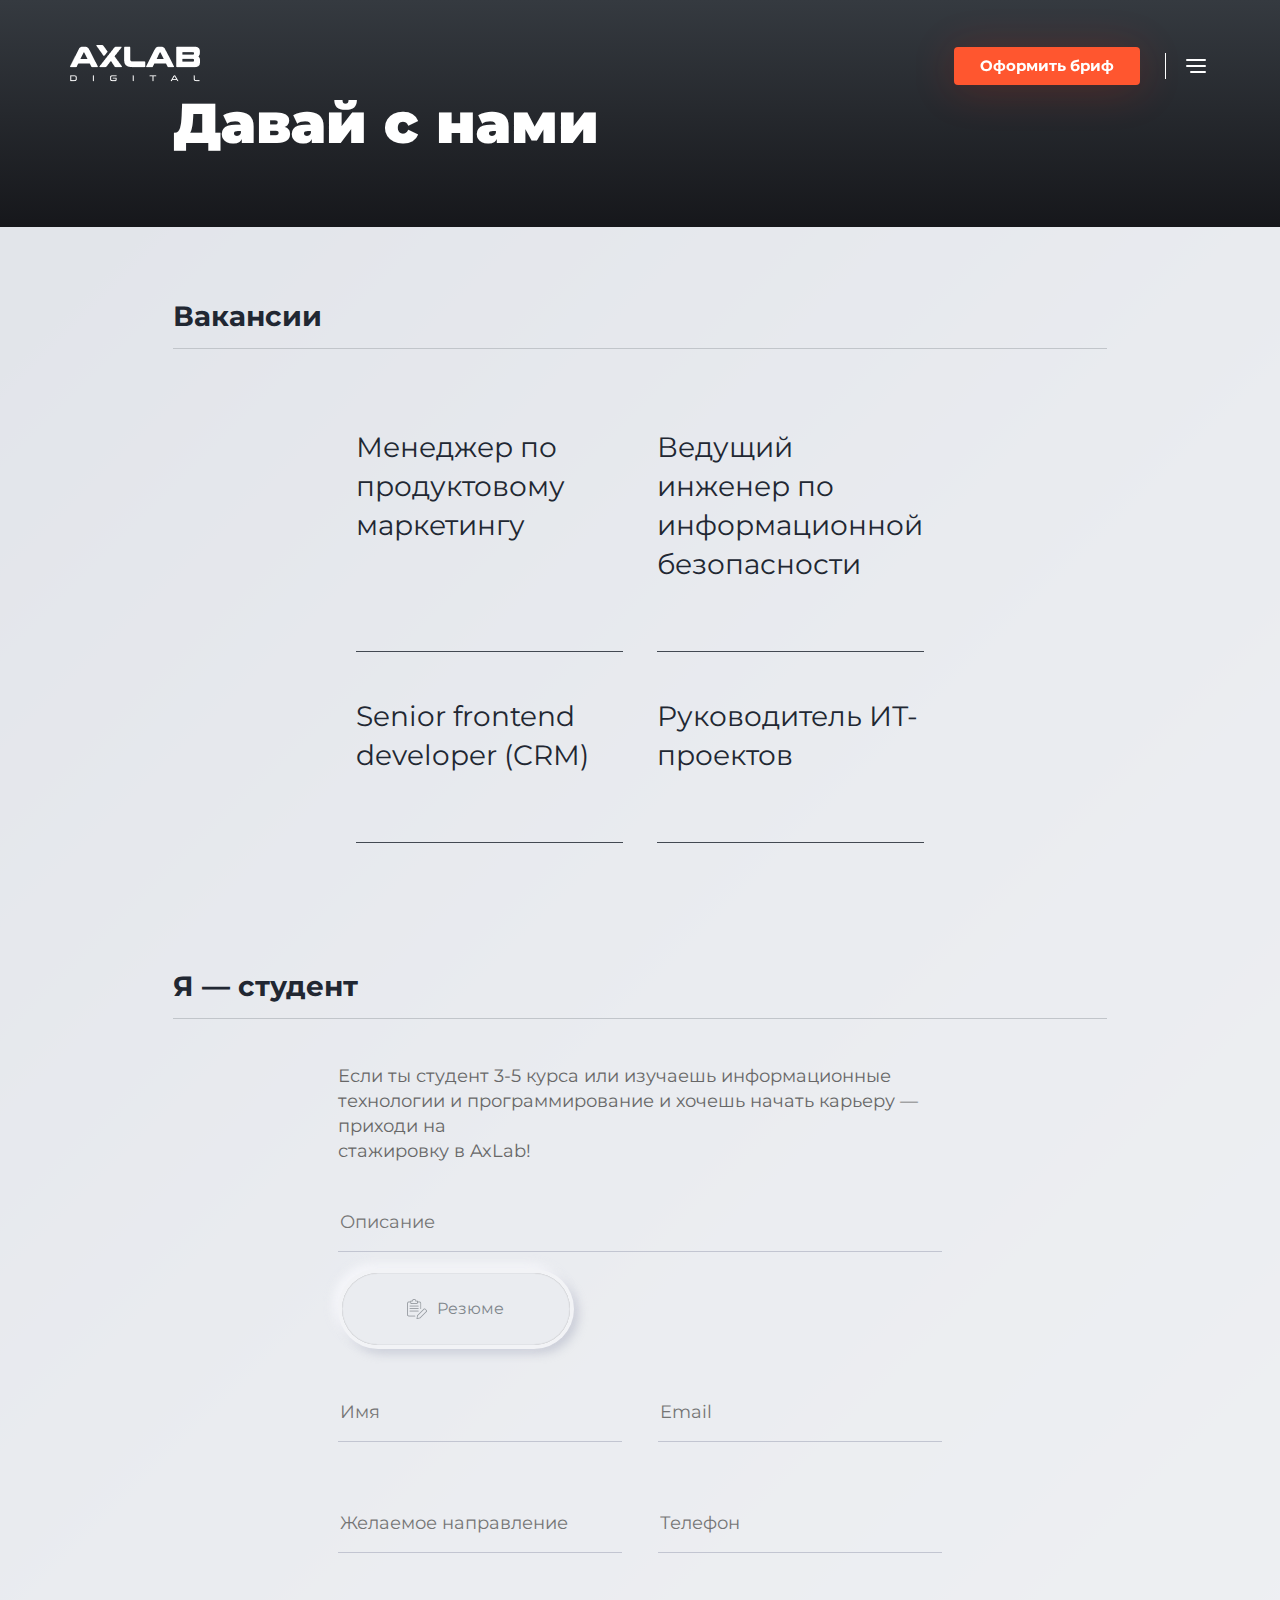
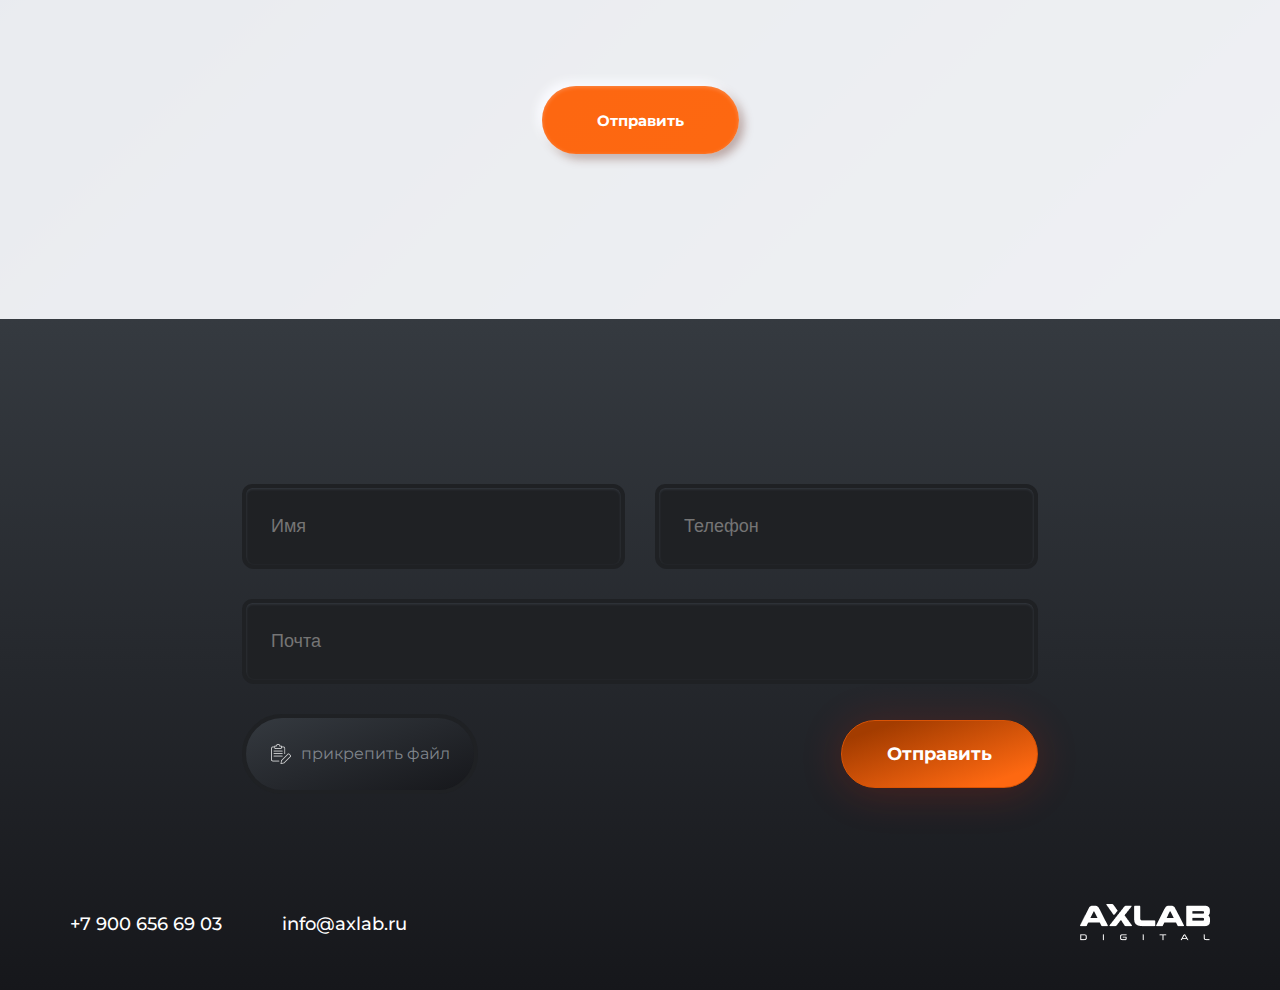
<file: gowithus.html>
<!DOCTYPE html>
<html lang="en">
<head>
    <meta charset="UTF-8">
    <meta name="viewport" content="width=device-width, initial-scale=1.0">
    <meta name="msapplication-TileColor" content="#ff562f">
    <meta name="theme-color" content="#ffffff">
    <title>AxLab</title>
    <link href="https://use.fontawesome.com/releases/v5.0.13/css/all.css" rel="stylesheet">
    <link rel="apple-touch-icon" sizes="180x180" href="./img/favicon_package_v0.16/apple-touch-icon.png">
    <link rel="icon" type="image/png" sizes="32x32" href="./img/favicon_package_v0.16/favicon-32x32.png">
    <link rel="icon" type="image/png" sizes="16x16" href="./img/favicon_package_v0.16/favicon-16x16.png">
    <link rel="manifest" href="./img/favicon_package_v0.16/site.webmanifest">
    <link rel="mask-icon" href="./img/favicon_package_v0.16/safari-pinned-tab.svg" color="#5bbad5">
    <link rel="stylesheet" type="text/css" href="./css/jquery.fancybox.min.css">
    <link rel="stylesheet" href="./css/style.css">
    <link rel="stylesheet" href="css/components/brif.css">
</head>
<body>
<div id="popup_form" class="popup_form">
    <div class="popup_form_content">
        <div class="burger-menu__container">
            <div class="burger-menu__header">
                <a href="index.html" class="logo burger-menu__logo">
                    <img class="logo__img" src="./img/logo-menu.png" alt="AxLab">
                </a>
                <a href="#" class="popup_form_close">
                    <img src="img/close-button.svg" width="18" height="18">
                </a>
            </div>
            <div class="burger-menu__col">
                <form class="form">
                    <div class="form__title">
                        Передайте
                        свои
                        проблемы
                        в наши руки
                    </div>
                    <div class="brief__inputs">
                        <div class="brief__row">
                            <input type="text" class="brief__input brief__input--margin--right" placeholder="Имя" required>
                            <input type="text" class="brief__input" placeholder="Телефон" required>
                        </div>
                        <div class="brief__row">
                            <input type="text" class="brief__input" placeholder="Почта" required>
                        </div>
                        <div class="brief__row">
                            <button class="btn btn--white btn--width" type="submit">Отправить</button>
                        </div>
                    </div>
                </form>
                <div class="burger-menu__contacts">
                    <a class="contacts__tel burger-menu__contact" href="tel:+79006566903">
                        +7 900 656 69 03
                    </a>
                    <a class="contacts__mail burger-menu__contact" href="mailto:info@axlab.ru">
                        info@axlab.ru
                    </a>
                </div>
                <div class="burger-menu__socials">
                    <ul class="socials-icon socials-icon--phone">
                        <li class="socials-icon__item">
                            <a href="#" class="socials-icon__link">
                                <i class="fab fa-vk"></i>
                            </a>
                        </li>
                        <li class="socials-icon__item">
                            <a href="https://www.instagram.com/axlab.ru/" class="socials-icon__link">
                                <i class="fab fa-instagram"></i>
                            </a>
                        </li>
                        <li class="socials-icon__item">
                            <a href="#" class="socials-icon__link">
                                <i class="fab fa-twitter"></i>
                            </a>
                        </li>
                    </ul>
                    <a href="#" class="burger-menu__btn">Меню</a>
                </div>
            </div>
            <div class="burger-menu__footer">
                <ul class="socials">
                    <li class="social">
                        <a data-hover="Behance" class="social__link" href="#">
                            <div>Behance</div>
                        </a>
                    </li>
                    <li class="social">
                        <a data-hover="Youtube" class="social__link" href="#">
                            <div>Youtube</div>
                        </a>
                    </li>
                    <li class="social">
                        <a data-hover="Instagram" class="social__link" href="https://www.instagram.com/axlab.ru/">
                            <div>Instagram</div>
                        </a>
                    </li>
                </ul>
            </div>
        </div>
    </div>
</div>

<button id="popup_form_btn" class="logo-mini logo_fixed">
    <img src="./img/logo-mini.png" alt="Logo">
</button>


<div class="wrapper wrapper__bg wrapper__gowithus">
    <header class="header">
        <div class="header__container header__container--fixed">
            <a href="index.html" class="logo">
                <img class="logo__img" src="./img/logo.png" alt="AxLab">
            </a>
            <a href="index.html" class="logo logo--phone">
                <img class="logo__img" src="./img/logo-menu.png" alt="AxLab">
            </a>
            <div class="header__col">
                <a href="./brief.html"  class="btn btn--orange btn--desktop">Оформить бриф</a>
                <a class="burger" href="#"><span></span></a>
            </div>
            <div class="burger-menu">
                <div class="burger-menu__container">
                    <div class="burger-menu__header">
                        <a href="index.html" class="logo burger-menu__logo">
                            <img class="logo__img" src="./img/logo-menu.png" alt="AxLab">
                        </a>
                    </div>
                    <div class="burger-menu__col">
                        <ul class="menu">
                            <li class="menu__item">
                                <a href="services.html" class="menu__link"><span>Услуги</span></a>
                            </li>
                            <li class="menu__item">
                                <a href="#" class="menu__link"><span>Проекты</span></a>
                            </li>
                            <li class="menu__item">
                                <a href="production.html" class="menu__link"><span>Production</span></a>
                            </li>
                            <li class="menu__item">
                                <a href="blog.html" class="menu__link"><span>Блог</span></a>
                            </li>
                            <li class="menu__item">
                                <a href="#" class="menu__link"><span>Контакты</span></a>
                            </li>
                        </ul>
                        <form class="form form--phone">
                            <div class="form__title">
                                Передайте
                                свои
                                проблемы
                                в наши руки
                            </div>
                            <div class="form__inputs">
                                <div class="form__row">
                                    <input type="text" class="form__input form__input--margin--right" placeholder="Имя" required>
                                    <input type="text" class="form__input" placeholder="Телефон" required>
                                </div>
                                <div class="form__row">
                                    <input type="text" class="form__input" placeholder="Почта" required>
                                </div>
                                <div class="form__row">
                                    <button class="btn btn--white btn--width" type="submit">Отправить</button>
                                </div>
                            </div>
                        </form>
                        <div class="burger-menu__contacts">
                            <a class="contacts__tel burger-menu__contact" href="tel:+79006566903">+7 900 656 69 03</a>
                            <a class="contacts__mail burger-menu__contact" href="mailto:info@axlab.ru">info@axlab.ru</a>
                        </div>
                        <div class="burger-menu__socials">
                            <ul class="socials-icon socials-icon--phone">
                                <li class="socials-icon__item">
                                    <a href="#" class="socials-icon__link">
                                        <i class="fab fa-vk"></i>
                                    </a>
                                </li>
                                <li class="socials-icon__item">
                                    <a href="#" class="socials-icon__link">
                                        <i class="fab fa-instagram"></i>
                                    </a>
                                </li>
                                <li class="socials-icon__item">
                                    <a href="#" class="socials-icon__link">
                                        <i class="fab fa-twitter"></i>
                                    </a>
                                </li>
                            </ul>
                            <a href="#" class="burger-menu__btn">Заявка</a>
                        </div>
                    </div>
                    <div class="burger-menu__footer">
                        <ul class="socials">
                            <li class="social">
                                <a data-hover="Behance" class="social__link" href="#">
                                    <div>Behance</div>
                                </a>
                            </li>
                            <li class="social">
                                <a data-hover="Youtube" class="social__link" href="#">
                                    <div>Youtube</div>
                                </a>
                            </li>
                            <li class="social">
                                <a data-hover="Instagram" class="social__link" href="#">
                                    <div>Instagram</div>
                                </a>
                            </li>
                        </ul>
                    </div>
                </div>
            </div>
        </div>
    </header>
    <div class="headline">    
        <h2 class="headline__title">Давай с нами</h2>
    </div>
</div>
        <main class="gowithus">
            <!-- Секция "Вакансии" -->
            <section class="vacancy">
                <h2 class="gowithus__title">Вакансии</h2>
                <ul class="vacancy__list">
                    <li class="vacancy__item">Менеджер по продуктовому маркетингу</li>
                    <li class="vacancy__item">Ведущий инженер по информационной безопасности</li>
                    <li class="vacancy__item">Senior frontend developer (CRM)</li>
                    <li class="vacancy__item">Руководитель ИТ-проектов</li>
                </ul>
            </section>
            <!-- Секция "Я студент" -->
            <section class="student">
                <h2 class="gowithus__title">Я &mdash; студент</h2>
                <form action="" class="student__form">
                    <p class="student__paragraph">Если ты студент 3-5 курса или изучаешь информационные технологии и программирование и хочешь начать карьеру — приходи на<br> стажировку в AxLab!</p>
                    <div class="brief__block student__block">                       
                            <div class="brief__form">
                                <input type="text" class="brief__input brief__input--margin-bottom" placeholder="Описание" required>
                                <label class="form__add form__add--brief"> 
                                    <img class="form__icon" src="./img/pen-grey.png" alt="">
                                    <a data-hover="прикрепить файл" class="contacts__add" href="#" style="margin: -5px 0;">
                                        <div>Резюме</div>  
                                    </a>
                                    <input class="form__file" type="file">
                                </label>
                            </div>
                    </div>
                    <div class="brief__block">
                        <div class="brief__btns">
                            <div class="brief__inputs">
                                <div class="brief__row">
                                    <input type="text" class="brief__input brief__input--margin--right" placeholder="Имя" required>
                                    <input type="text" class="brief__input" placeholder="Email" required>
                                </div>
                                <div class="brief__row">
                                    <input type="text" class="brief__input brief__input--margin--right" placeholder="Желаемое направление" required>
                                    <input type="text" class="brief__input" placeholder="Телефон" required>
                                </div>
                            </div>
                        </div>
                    </div>
                    <div class="brief__end">
                        <button class="btn btn--send-brief " type="submit">Отправить</button>
                    </div>
                </form>
            </section>

            
        </main>
            
    <footer class="footer" id="form">
        <div class="container footer__container">
            <form class="form form--hide">
                <div class="form__inputs">
                    <div class="form__row">
                        <input type="text" class="form__input form__input--margin--right" placeholder="Имя" required>
                        <input type="text" class="form__input" placeholder="Телефон" required>
                    </div>
                    <div class="form__row">
                        <input type="text" class="form__input" placeholder="Почта" required>
                    </div>
                    <div class="form__row">
                        <label class="form__add"> 
                            <img class="form__icon" src="./img/pen.png" alt="">
                            <a data-hover="прикрепить файл" class="contacts__add" href="#" style="margin: -5px 0;">
                                <div>прикрепить файл</div>  
                            </a>
                            <input class="form__file" type="file">
                        </label>
                        <button class="btn btn--orange btn--round" type="submit">Отправить</button>
                    </div>
                </div>
            </form>
            <div class="footer__btn">
                <div class="form__title form__title--phone">
                    Передайте
                    свои
                    проблемы
                    в наши руки
                </div>
                <a href="./brief.html" class="btn btn--orange btn--phone">Оформить бриф</a>
            </div>
            <div class="footer__contacts">
                <div class="contacts">
                       <a data-hover="+7 900 656 69 03" class="contacts__tel contacts_rotate_btn" href="tel:+79006566903">
                        <div>+7 900 656 69 03</div>
                    </a>
                    <a data-hover="info@axlab.ru" class="contacts__mail contacts_rotate_btn" href="mailto:info@axlab.ru">
                        <div>info@axlab.ru</div>
                    </a>
                </div>
                <a href="index.html" class="logo">
                    <img class="logo__img" src="./img/logo.png" alt="AxLab">
                </a>
                <a href="index.html" class="logo logo--phone">
                    <img class="logo__img" src="./img/logo-menu.png" alt="AxLab">
                </a>
            </div>
        </div>
    </footer>
</div>

<script src="https://cdnjs.cloudflare.com/ajax/libs/jquery/3.5.1/jquery.min.js"></script>
<script src="./js/jquery.fancybox.min.js"></script>
<script src="./js/main.js"></script>
</body>
</html>
</file>
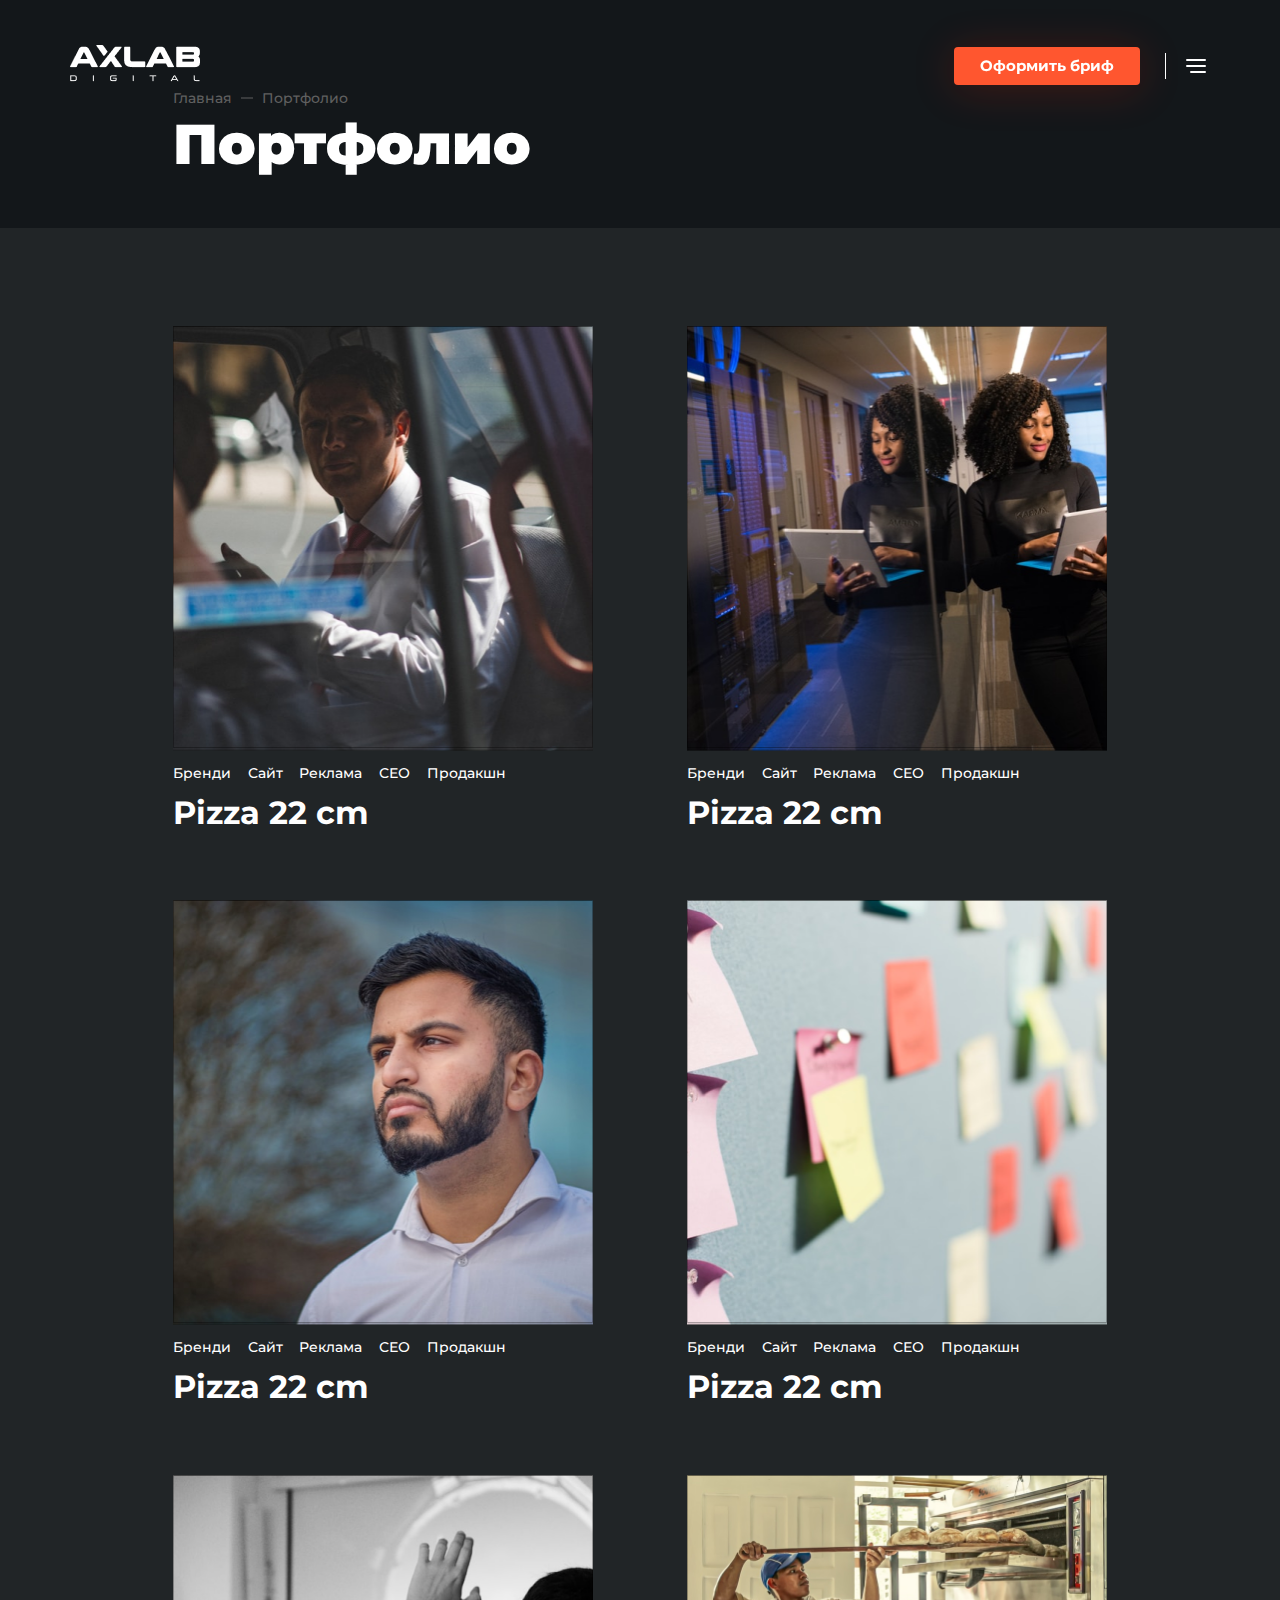
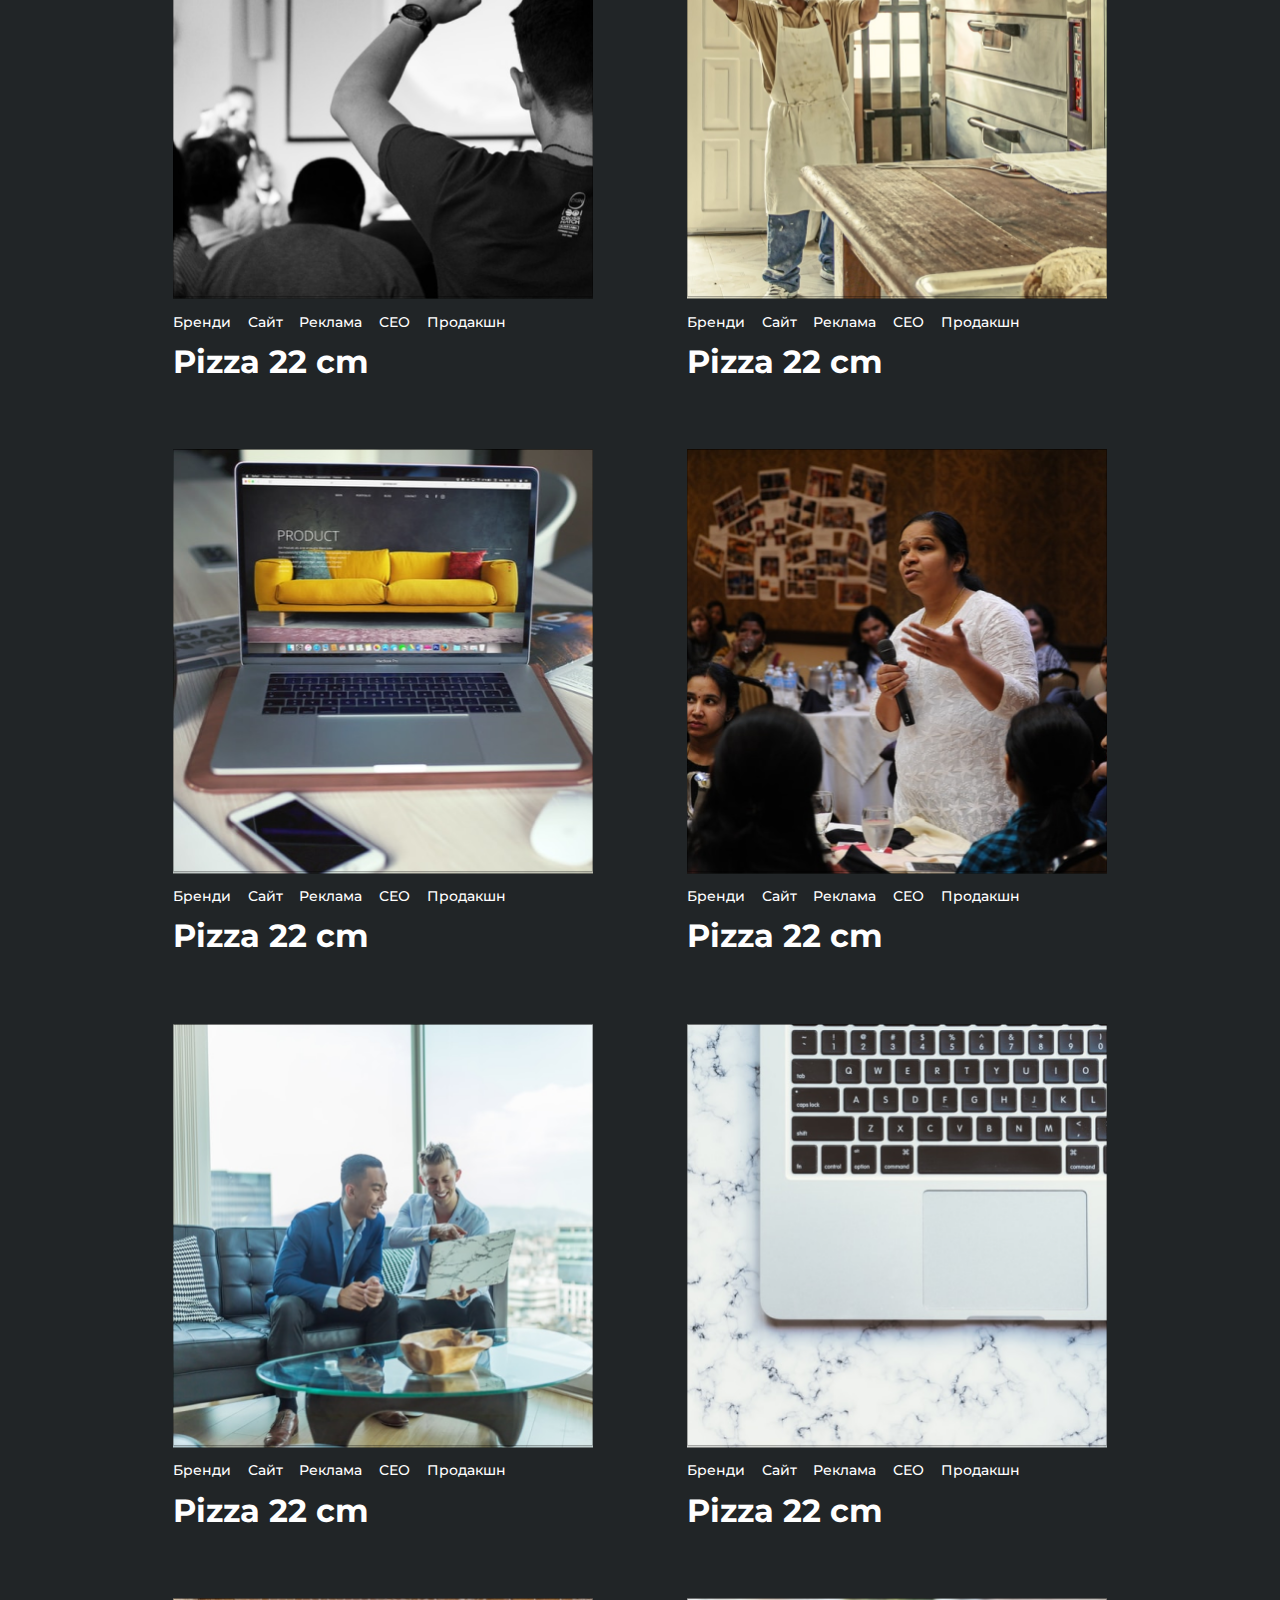
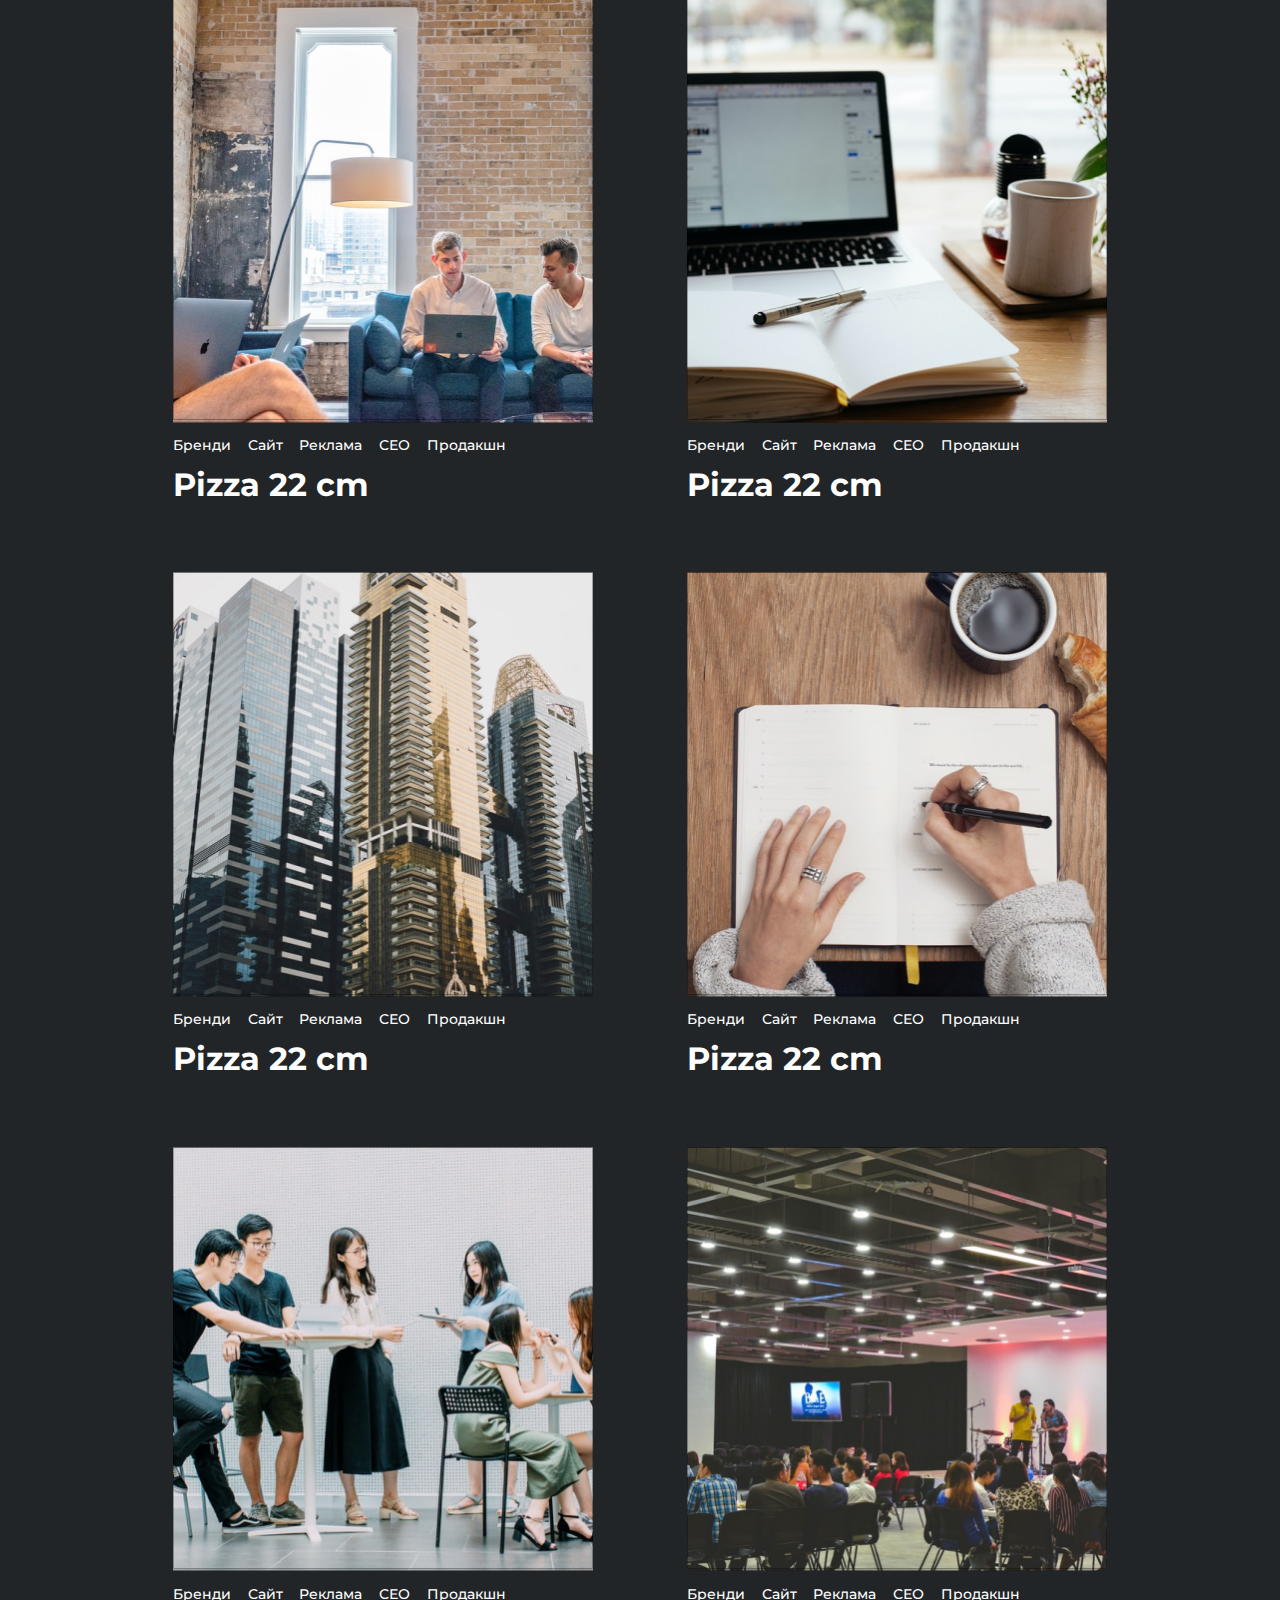
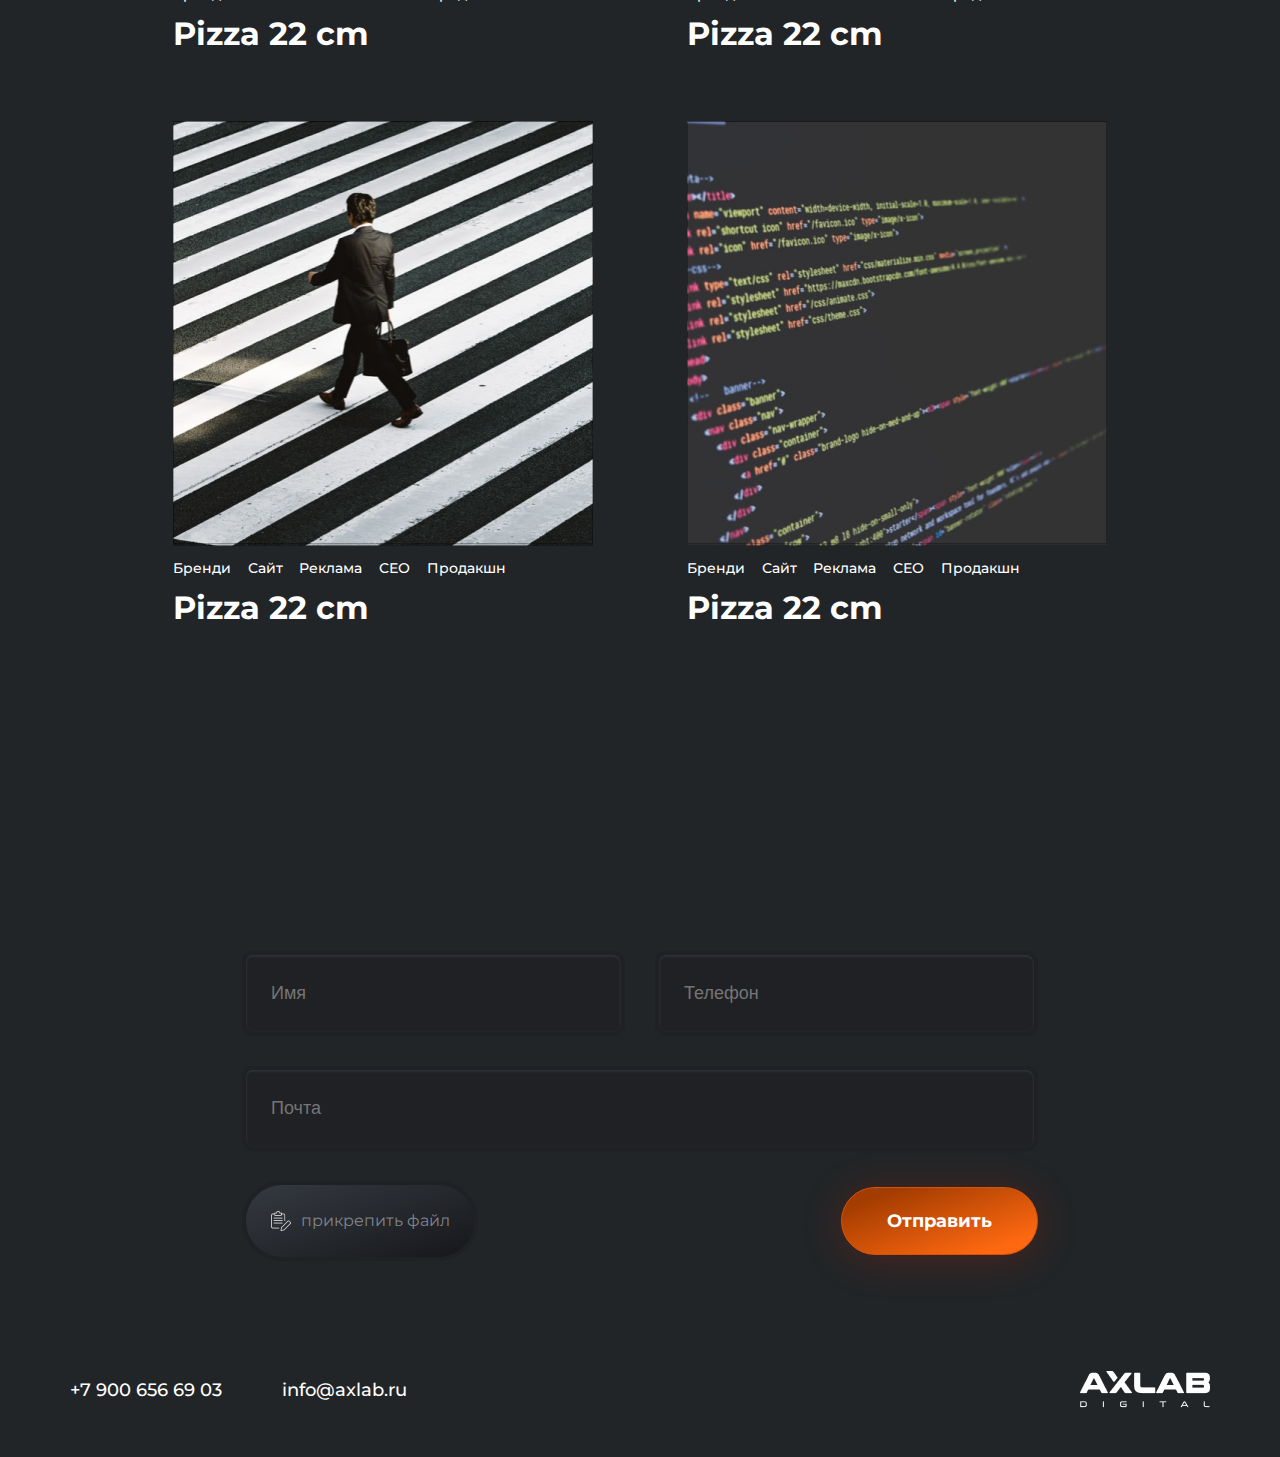
<file: portfolio.html>
<!DOCTYPE html>
<html lang="en">
<head>
    <meta charset="UTF-8">
    <meta name="viewport" content="width=device-width, initial-scale=1.0">
    <meta name="msapplication-TileColor" content="#ff562f">
    <meta name="theme-color" content="#ffffff">
    <title>AxLab</title>
    <link href="https://use.fontawesome.com/releases/v5.0.13/css/all.css" rel="stylesheet">
    <link rel="apple-touch-icon" sizes="180x180" href="./img/favicon_package_v0.16/apple-touch-icon.png">
    <link rel="icon" type="image/png" sizes="32x32" href="./img/favicon_package_v0.16/favicon-32x32.png">
    <link rel="icon" type="image/png" sizes="16x16" href="./img/favicon_package_v0.16/favicon-16x16.png">
    <link rel="manifest" href="./img/favicon_package_v0.16/site.webmanifest">
    <link rel="mask-icon" href="./img/favicon_package_v0.16/safari-pinned-tab.svg" color="#5bbad5">
    <link rel="stylesheet" href="./css/style.css">
</head>
<body>
    <div id="popup_form" class="popup_form">
            <div class="popup_form_content">
                <div class="burger-menu__container">
                    <div class="burger-menu__header">
                        <a href="index.html" class="logo burger-menu__logo">
                            <img class="logo__img" src="./img/logo-menu.png" alt="AxLab">
                        </a>
                        <a href="#" class="popup_form_close">
                            <img src="img/close-button.svg" width="18" height="18">
                        </a>    
                    </div>
                    <div class="burger-menu__col">
                        <form class="form">
                            <div class="form__title">
                                Передайте
                                свои
                                проблемы
                                в наши руки
                            </div>
                            <div class="form__inputs">
                                <div class="form__row">
                                    <input type="text" class="form__input form__input--margin--right" placeholder="Имя" required>
                                    <input type="text" class="form__input" placeholder="Телефон" required>
                                </div>
                                <div class="form__row">
                                    <input type="text" class="form__input" placeholder="Почта" required>            
                                </div>                        
                                <div class="form__row">
                                    <button class="btn btn--white btn--width" type="submit">Отправить</button>
                                </div>            
                            </div>
                        </form>
                        <div class="burger-menu__contacts">
                            <a class="contacts__tel burger-menu__contact" href="tel:+79006566903">
                                +7 900 656 69 03
                            </a>
                            <a class="contacts__mail burger-menu__contact" href="mailto:info@axlab.ru">
                                info@axlab.ru
                            </a>
                        </div>
                        <div class="burger-menu__socials">
                            <ul class="socials-icon socials-icon--phone">
                                <li class="socials-icon__item">
                                    <a href="#" class="socials-icon__link">
                                        <i class="fab fa-vk"></i>
                                    </a>
                                </li>
                                 <li class="socials-icon__item">
                                    <a href="#" class="socials-icon__link">
                                        <i class="fab fa-instagram"></i>
                                    </a>
                                </li>           
                                <li class="socials-icon__item">
                                    <a href="#" class="socials-icon__link">
                                        <i class="fab fa-twitter"></i>
                                    </a>
                                </li>
                            </ul>
                            <a href="#" class="burger-menu__btn">Меню</a>
                        </div>
                    </div>
                    <div class="burger-menu__footer">
                        <ul class="socials">
                            <li class="social">
                                <a data-hover="Behance" class="social__link" href="#">
                                    <div>Behance</div>
                                </a>
                            </li>
                            <li class="social">
                                <a data-hover="Youtube" class="social__link" href="#">
                                    <div>Youtube</div>
                                </a>
                            </li>
                            <li class="social">
                                <a data-hover="Instagram" class="social__link" href="#">
                                    <div>Instagram</div>
                                </a>
                            </li>
                        </ul>
                    </div>
                </div>
            </div>
    </div>

    <button id="popup_form_btn" class="logo-mini logo_fixed">
        <img src="./img/logo-mini.png" alt="Logo">
    </button>

    <div class="wrapper">
        <header class="header">
            <div class="header__container header__container--fixed">
                <a href="index.html" class="logo">
                    <img class="logo__img" src="./img/logo.png" alt="AxLab">
                </a>
                <a href="index.html" class="logo logo--phone">
                    <img class="logo__img" src="./img/logo-menu.png" alt="AxLab">
                </a>
                <div class="header__col">
                    <a href="./brief.html" class="btn btn--orange btn--desktop">Оформить бриф</a>
                    <a class="burger" href="#"><span></span></a>
                </div>
                <div class="burger-menu">
                    <div class="burger-menu__container">
                        <div class="burger-menu__header">
                            <a href="index.html" class="logo burger-menu__logo">
                                <img class="logo__img" src="./img/logo-menu.png" alt="AxLab">
                            </a>
                        </div>
                        <div class="burger-menu__col">
                            <ul class="menu">
                                <li class="menu__item">
                                    <a href="services.html" class="menu__link"><span>Услуги</span></a>
                                </li>
                                <li class="menu__item">
                                   <a href="#" class="menu__link"><span>Проекты</span></a>
                                </li>
                                <li class="menu__item">
                                    <a href="production.html" class="menu__link"><span>Production</span></a>
                                </li>
                                <li class="menu__item">
                                    <a href="#" class="menu__link"><span>Блог</span></a>
                                </li>
                                <li class="menu__item">
                                    <a href="#" class="menu__link"><span>Контакты</span></a>
                                </li>
                            </ul>
                            <form class="form form--phone">
                                <div class="form__title">
                                    Передайте
                                    свои
                                    проблемы
                                    в наши руки
                                </div>
                                <div class="form__inputs">
                                    <div class="form__row">
                                        <input type="text" class="form__input form__input--margin--right" placeholder="Имя" required>
                                        <input type="text" class="form__input" placeholder="Телефон" required>
                                    </div>
                                    <div class="form__row">
                                        <input type="text" class="form__input" placeholder="Почта" required>
                                    </div>
                                    <div class="form__row">
                                        <button class="btn btn--white btn--width" type="submit">Отправить</button>
                                    </div>
                                </div>
                            </form>
                            <div class="burger-menu__contacts">
                                <a class="contacts__tel burger-menu__contact" href="tel:+79006566903">+7 900 656 69 03</a>
                                <a class="contacts__mail burger-menu__contact" href="mailto:info@axlab.ru">info@axlab.ru</a>
                            </div>
                            <div class="burger-menu__socials">
                                <ul class="socials-icon socials-icon--phone">
                                    <li class="socials-icon__item">
                                        <a href="#" class="socials-icon__link">
                                            <i class="fab fa-vk"></i>
                                        </a>
                                    </li>
                                    <li class="socials-icon__item">
                                        <a href="#" class="socials-icon__link">
                                            <i class="fab fa-instagram"></i>
                                        </a>
                                    </li>
                                    <li class="socials-icon__item">
                                        <a href="#" class="socials-icon__link">
                                            <i class="fab fa-twitter"></i>
                                        </a>
                                    </li>
                                </ul>
                                <a href="#" class="burger-menu__btn">Заявка</a>
                            </div>
                        </div>
                        <div class="burger-menu__footer">
                            <ul class="socials">
                                <li class="social">
                                    <a data-hover="Behance" class="social__link" href="#">
                                        <div>Behance</div>
                                    </a>
                                </li>
                                <li class="social">
                                    <a data-hover="Youtube" class="social__link" href="#">
                                        <div>Youtube</div>
                                    </a>
                                </li>
                                <li class="social">
                                    <a data-hover="Instagram" class="social__link" href="#">
                                        <div>Instagram</div>
                                    </a>
                                </li>
                            </ul>
                        </div>
                    </div>
                </div>
            </div>
        </header>
    </div>

                <!--modal 1-->
                <div class="modals modals--hidden" id="modals_girl">
                    <div class="sidebar">
                        <div class="sidebar_back"><span class="sidebar_back--close"></span></div>
                        <div class="sidebar__wrapper">
                            <div class="preloader__wrapper">
                                <div class="preloader">
                                    <div class="preloader_item preloader_item--start"></div>
                                    <div class="preloader_item preloader_item--start"></div>
                                    <div class="preloader_item preloader_item--start"></div>
                                    <div class="preloader_item preloader_item--start"></div>
                                    <div class="preloader_item preloader_item--start"></div>
                                </div>
                            </div><!-----Preloader--------->
                            <div class="sidebar__close" data-sidebar="close">
                                <img src="img/close-btn(20px).svg">
                            </div>

                            <div class="sidebar__bottom"> 
                                    <div class="bitch-sidebar">
                                        <h2 class="bitch-sidebar__header">Сучка</h2>
                                            <a class="left_foto1" href="">
                                                <img src="./img/bitch__sidebar/bitch_block1_1.png" alt="">
                                            </a>
                                            <a class="left_foto2" href=""  >
                                                <img src="./img/bitch__sidebar/bitch_block1_2.png" alt="">
                                            </a>
                                            <a class="right_foto1" href="">
                                                <img src="./img/bitch__sidebar/bitch_block2_1.png" alt="">
                                            </a>
                                            <a class="right_foto2" href="">
                                                <img src="./img/bitch__sidebar/bitch_block2_2.png" alt="">
                                            </a>
                                            <a class="right_foto3" href="">
                                                <img src="./img/bitch__sidebar/bitch_block2_3.png" alt="">
                                            </a>
                                            <a class="bot_foto1" href="">
                                                <img src="./img/bitch__sidebar/bitch_block3_1.png" alt="">
                                            </a>
                                            <a class="bot_foto2">
                                                <img src="./img/bitch__sidebar/bitch_block3_2.png" alt="">
                                            </a>
                                    </div>
                            </div>
                        </div>
                    </div>
                </div>
                <!--modal 2-->
                <div class="modals modals--hidden" id="modals_butterfly">
                    <div class="sidebar">
                        <div class="sidebar_back"></div>
                        <div class="sidebar__wrapper">
                            <div class="preloader__wrapper">
                                <div class="preloader">
                                    <div class="preloader_item preloader_item--start"></div>
                                    <div class="preloader_item preloader_item--start"></div>
                                    <div class="preloader_item preloader_item--start"></div>
                                    <div class="preloader_item preloader_item--start"></div>
                                    <div class="preloader_item preloader_item--start"></div>
                                </div>
                            </div><!-----Preloader--------->
                            <div class="sidebar__close" data-sidebar="close">
                                <img src="img/close-button.svg">
                            </div>
                            <div class="sidebar__head">
                                <div class="sidebar__top" style="background-image: url('./img/modal-head.png')">
                                    <div class="cat__top">
                                        <h2 class="sidebar__title">Gallery</h2>
                                    </div>
                                </div>
                            </div>

                            <div class="sidebar__bottom">
                                <div class="sidebar__bottom-inner sidebar__bottom-inner--production">
                                    <div class="gallery">
                                        <a data-fancybox="gallery" href="img/butterfly.jpg" class="box">
                                            <img src="img/butterfly.jpg">
                                        </a>
                                        <a data-fancybox="gallery" href="img/butterfly.jpg" class="box">
                                            <img src="img/butterfly.jpg">
                                        </a>
                                        <a data-fancybox="gallery" href="img/butterfly.jpg" class="box">
                                            <img src="img/butterfly.jpg">
                                        </a>
                                        <a data-fancybox="gallery" href="img/butterfly.jpg" class="box">
                                            <img src="img/butterfly.jpg">
                                        </a>
                                        <a data-fancybox="gallery" href="img/butterfly.jpg" class="box">
                                            <img src="img/butterfly.jpg">
                                        </a>
                                        <a data-fancybox="gallery" href="img/butterfly.jpg" class="box">
                                            <img src="img/butterfly.jpg">
                                        </a>
                                    </div>
                                </div>
                            </div>
                        </div>
                    </div>
                </div>
                <!--modal 3-->
                <div class="modals modals--hidden" id="modals_turtle">
                    <div class="sidebar">
                        <div class="sidebar_back"></div>
                        <div class="sidebar__wrapper">
                            <div class="preloader__wrapper">
                                <div class="preloader">
                                    <div class="preloader_item preloader_item--start"></div>
                                    <div class="preloader_item preloader_item--start"></div>
                                    <div class="preloader_item preloader_item--start"></div>
                                    <div class="preloader_item preloader_item--start"></div>
                                    <div class="preloader_item preloader_item--start"></div>
                                </div>
                            </div><!-----Preloader--------->
                            <div class="sidebar__close" data-sidebar="close">
                                <img src="img/close-button.svg">
                            </div>
                            <div class="sidebar__head">
                                <div class="sidebar__top" style="background-image: url('./img/modal-head.png')">
                                    <div class="cat__top">
                                        <h2 class="sidebar__title">Gallery</h2>
                                    </div>
                                </div>
                            </div>

                            <div class="sidebar__bottom">
                                <div class="sidebar__bottom-inner sidebar__bottom-inner--production">
                                    <div class="gallery">
                                        <a data-fancybox="gallery" href="img/turtle.jpg" class="box">
                                            <img src="img/turtle.jpg">
                                        </a>
                                        <a data-fancybox="gallery" href="img/turtle.jpg" class="box">
                                            <img src="img/turtle.jpg">
                                        </a>
                                        <a data-fancybox="gallery" href="img/turtle.jpg" class="box">
                                            <img src="img/turtle.jpg">
                                        </a>
                                        <a data-fancybox="gallery" href="img/turtle.jpg" class="box">
                                            <img src="img/turtle.jpg">
                                        </a>
                                        <a data-fancybox="gallery" href="img/turtle.jpg" class="box">
                                            <img src="img/turtle.jpg">
                                        </a>
                                        <a data-fancybox="gallery" href="img/turtle.jpg" class="box">
                                            <img src="img/turtle.jpg">
                                        </a>
                                    </div>
                                </div>
                            </div>
                        </div>
                    </div>
                </div>
                <!--modal 4-->
                <div class="modals modals--hidden" id="modals_dog">
                    <div class="sidebar">
                        <div class="sidebar_back"></div>
                        <div class="sidebar__wrapper">
                            <div class="preloader__wrapper">
                                <div class="preloader">
                                    <div class="preloader_item preloader_item--start"></div>
                                    <div class="preloader_item preloader_item--start"></div>
                                    <div class="preloader_item preloader_item--start"></div>
                                    <div class="preloader_item preloader_item--start"></div>
                                    <div class="preloader_item preloader_item--start"></div>
                                </div>
                            </div><!-----Preloader--------->
                            <div class="sidebar__close" data-sidebar="close">
                                <img src="img/close-button.svg">
                            </div>
                            <div class="sidebar__head">
                                <div class="sidebar__top" style="background-image: url('./img/modal-head.png')">
                                    <div class="cat__top">
                                        <h2 class="sidebar__title">Gallery</h2>
                                    </div>
                                </div>
                            </div>

                            <div class="sidebar__bottom">
                                <div class="sidebar__bottom-inner sidebar__bottom-inner--production">
                                    <div class="gallery">
                                        <a data-fancybox="gallery" href="img/dog.jpg" class="box">
                                            <img src="img/dog.jpg">
                                        </a>
                                        <a data-fancybox="gallery" href="img/dog.jpg" class="box">
                                            <img src="img/dog.jpg">
                                        </a>
                                        <a data-fancybox="gallery" href="img/dog.jpg" class="box">
                                            <img src="img/dog.jpg">
                                        </a>
                                        <a data-fancybox="gallery" href="img/dog.jpg" class="box">
                                            <img src="img/dog.jpg">
                                        </a>
                                        <a data-fancybox="gallery" href="img/dog.jpg" class="box">
                                            <img src="img/dog.jpg">
                                        </a>
                                        <a data-fancybox="gallery" href="img/dog.jpg" class="box">
                                            <img src="img/dog.jpg">
                                        </a>
                                    </div>
                                </div>
                            </div>
                        </div>
                    </div>
                </div>
                <!--modal 5-->
                <div class="modals modals--hidden" id="modals_fish">
                    <div class="sidebar">
                        <div class="sidebar_back"></div>
                        <div class="sidebar__wrapper">
                            <div class="preloader__wrapper">
                                <div class="preloader">
                                    <div class="preloader_item preloader_item--start"></div>
                                    <div class="preloader_item preloader_item--start"></div>
                                    <div class="preloader_item preloader_item--start"></div>
                                    <div class="preloader_item preloader_item--start"></div>
                                    <div class="preloader_item preloader_item--start"></div>
                                </div>
                            </div><!-----Preloader--------->
                            <div class="sidebar__close" data-sidebar="close">
                                <img src="img/close-button.svg">
                            </div>
                            <div class="sidebar__head">
                                <div class="sidebar__top" style="background-image: url('./img/modal-head.png')">
                                    <div class="cat__top">
                                        <h2 class="sidebar__title">Gallery</h2>
                                    </div>
                                </div>
                            </div>

                            <div class="sidebar__bottom">
                                <div class="sidebar__bottom-inner sidebar__bottom-inner--production">
                                    <div class="gallery">
                                        <a data-fancybox="gallery" href="img/fish.jpg" class="box">
                                            <img src="img/fish.jpg">
                                        </a>
                                        <a data-fancybox="gallery" href="img/fish.jpg" class="box">
                                            <img src="img/fish.jpg">
                                        </a>
                                        <a data-fancybox="gallery" href="img/fish.jpg" class="box">
                                            <img src="img/fish.jpg">
                                        </a>
                                        <a data-fancybox="gallery" href="img/fish.jpg" class="box">
                                            <img src="img/fish.jpg">
                                        </a>
                                        <a data-fancybox="gallery" href="img/fish.jpg" class="box">
                                            <img src="img/fish.jpg">
                                        </a>
                                        <a data-fancybox="gallery" href="img/fish.jpg" class="box">
                                            <img src="img/fish.jpg">
                                        </a>
                                    </div>
                                </div>
                            </div>
                        </div>
                    </div>
                </div>
                <!--modal 6-->
                <div class="modals modals--hidden" id="modals_flamingos">
                    <div class="sidebar">
                        <div class="sidebar_back"></div>
                        <div class="sidebar__wrapper">
                            <div class="preloader__wrapper">
                                <div class="preloader">
                                    <div class="preloader_item preloader_item--start"></div>
                                    <div class="preloader_item preloader_item--start"></div>
                                    <div class="preloader_item preloader_item--start"></div>
                                    <div class="preloader_item preloader_item--start"></div>
                                    <div class="preloader_item preloader_item--start"></div>
                                </div>
                            </div><!-----Preloader--------->
                            <div class="sidebar__close" data-sidebar="close">
                                <img src="img/close-button.svg">
                            </div>
                            <div class="sidebar__head">
                                <div class="sidebar__top" style="background-image: url('./img/modal-head.png')">
                                    <div class="cat__top">
                                        <h2 class="sidebar__title">Gallery</h2>
                                    </div>
                                </div>
                            </div>

                            <div class="sidebar__bottom">
                                <div class="sidebar__bottom-inner sidebar__bottom-inner--production">
                                    <div class="gallery">
                                        <a data-fancybox="gallery" href="img/flamingos.jpg" class="box">
                                            <img src="img/flamingos.jpg">
                                        </a>
                                        <a data-fancybox="gallery" href="img/flamingos.jpg" class="box">
                                            <img src="img/flamingos.jpg">
                                        </a>
                                        <a data-fancybox="gallery" href="img/flamingos.jpg" class="box">
                                            <img src="img/flamingos.jpg">
                                        </a>
                                        <a data-fancybox="gallery" href="img/flamingos.jpg" class="box">
                                            <img src="img/flamingos.jpg">
                                        </a>
                                        <a data-fancybox="gallery" href="img/flamingos.jpg" class="box">
                                            <img src="img/flamingos.jpg">
                                        </a>
                                        <a data-fancybox="gallery" href="img/flamingos.jpg" class="box">
                                            <img src="img/flamingos.jpg">
                                        </a>
                                        <a data-fancybox="gallery" href="img/flamingos.jpg" class="box">
                                            <img src="img/flamingos.jpg">
                                        </a>
                                    </div>
                                </div>
                            </div>
                        </div>
                    </div>
                </div>
                <!--modal 7-->
                <div class="modals modals--hidden" id="modals_child">
                    <div class="sidebar">
                        <div class="sidebar_back"></div>
                        <div class="sidebar__wrapper">
                            <div class="preloader__wrapper">
                                <div class="preloader">
                                    <div class="preloader_item preloader_item--start"></div>
                                    <div class="preloader_item preloader_item--start"></div>
                                    <div class="preloader_item preloader_item--start"></div>
                                    <div class="preloader_item preloader_item--start"></div>
                                    <div class="preloader_item preloader_item--start"></div>
                                </div>
                            </div><!-----Preloader--------->
                            <div class="sidebar__close" data-sidebar="close">
                                <img src="img/close-button.svg">
                            </div>
                            <div class="sidebar__head">
                                <div class="sidebar__top" style="background-image: url('./img/modal-head.png')">
                                    <div class="cat__top">
                                        <h2 class="sidebar__title">Gallery</h2>
                                    </div>
                                </div>
                            </div>

                            <div class="sidebar__bottom">
                                <div class="sidebar__bottom-inner sidebar__bottom-inner--production">
                                    <div class="gallery">
                                        <a data-fancybox="gallery" href="img/child.jpg" class="box">
                                            <img src="img/child.jpg">
                                        </a>
                                        <a data-fancybox="gallery" href="img/child.jpg" class="box">
                                            <img src="img/child.jpg">
                                        </a>
                                        <a data-fancybox="gallery" href="img/child.jpg" class="box">
                                            <img src="img/child.jpg">
                                        </a>
                                        <a data-fancybox="gallery" href="img/child.jpg" class="box">
                                            <img src="img/child.jpg">
                                        </a>
                                        <a data-fancybox="gallery" href="img/child.jpg" class="box">
                                            <img src="img/child.jpg">
                                        </a>
                                        <a data-fancybox="gallery" href="img/child.jpg" class="box">
                                            <img src="img/child.jpg">
                                        </a>
                                        <a data-fancybox="gallery" href="img/child.jpg" class="box">
                                            <img src="img/child.jpg">
                                        </a>
                                    </div>
                                </div>
                            </div>
                        </div>
                    </div>
                </div>
                <!--modal 8-->
                <div class="modals modals--hidden" id="modals_fly">
                    <div class="sidebar">
                        <div class="sidebar_back"></div>
                        <div class="sidebar__wrapper">
                            <div class="preloader__wrapper">
                                <div class="preloader">
                                    <div class="preloader_item preloader_item--start"></div>
                                    <div class="preloader_item preloader_item--start"></div>
                                    <div class="preloader_item preloader_item--start"></div>
                                    <div class="preloader_item preloader_item--start"></div>
                                    <div class="preloader_item preloader_item--start"></div>
                                </div>
                            </div><!-----Preloader--------->
                            <div class="sidebar__close" data-sidebar="close">
                                <img src="img/close-button.svg">
                            </div>
                            <div class="sidebar__head">
                                <div class="sidebar__top" style="background-image: url('./img/modal-head.png')">
                                    <div class="cat__top">
                                        <h2 class="sidebar__title">Gallery</h2>
                                    </div>
                                </div>
                            </div>

                            <div class="sidebar__bottom">
                                <div class="sidebar__bottom-inner sidebar__bottom-inner--production">
                                    <div class="gallery">
                                        <a data-fancybox="gallery" href="img/fly.jpg" class="box">
                                            <img src="img/fly.jpg">
                                        </a>
                                        <a data-fancybox="gallery" href="img/fly.jpg" class="box">
                                            <img src="img/fly.jpg">
                                        </a>
                                        <a data-fancybox="gallery" href="img/fly.jpg" class="box">
                                            <img src="img/fly.jpg">
                                        </a>
                                        <a data-fancybox="gallery" href="img/fly.jpg" class="box">
                                            <img src="img/fly.jpg">
                                        </a>
                                        <a data-fancybox="gallery" href="img/fly.jpg" class="box">
                                            <img src="img/fly.jpg">
                                        </a>
                                        <a data-fancybox="gallery" href="img/fly.jpg" class="box">
                                            <img src="img/fly.jpg">
                                        </a>
                                    </div>
                                </div>
                            </div>
                        </div>
                    </div>
                </div>
                <!--modal 9-->
        
        <section class="portfolio">
            <div class="container container--small">
                <div class="headline">
                    <ul class="breadcrumbs">
                        <li class="breadcrumbs__item">
                            <a href="index.html" class="breadcrumbs__link">Главная</a>
                        </li>
                        <li class="breadcrumbs__item">
                            <a href="portfolio.html" class="breadcrumbs__link">Портфолио</a>
                        </li>
                    </ul>
                    <h2 class="headline__title">Портфолио</h2>
                </div>
                <ul class="portfolio__list">
                    <li data-modal="#modals_girl" class="portfolio__item--small">
                        <a href="#" class="portfolio__link portfolio__link--small"></a>
                            <img class="portfolio__img portfolio__img--small" src="./img/taxi.png" alt="taxi">
                        </a>
                        <ul class="portfolio__menu portfolio__menu--small">
                            <li class="portfolio__menu-item portfolio__menu-item--small">Бренди</li>
                            <li class="portfolio__menu-item portfolio__menu-item--small">Сайт</li>
                            <li class="portfolio__menu-item portfolio__menu-item--small">Реклама</li>
                            <li class="portfolio__menu-item portfolio__menu-item--small">СЕО</li>
                            <li class="portfolio__menu-item portfolio__menu-item--small">Продакшн</li>
                        </ul>
                        <span class="portfolio__capture portfolio__capture--small">Pizza 22 cm</span>
                    </li>
                    <li data-modal="#modals_girl" class="portfolio__item--small">
                        <a href="#" class="portfolio__link portfolio__link--small"></a>
                            <img class="portfolio__img portfolio__img--small" src="./img/girlwithlaptop.png" alt="Woman with laptop">
                        </a>
                        <ul class="portfolio__menu portfolio__menu--small">
                            <li class="portfolio__menu-item portfolio__menu-item--small">Бренди</li>
                            <li class="portfolio__menu-item portfolio__menu-item--small">Сайт</li>
                            <li class="portfolio__menu-item portfolio__menu-item--small">Реклама</li>
                            <li class="portfolio__menu-item portfolio__menu-item--small">СЕО</li>
                            <li class="portfolio__menu-item portfolio__menu-item--small">Продакшн</li>
                        </ul>
                        <span class="portfolio__capture portfolio__capture--small">Pizza 22 cm</span>
                    </li>
                    <li data-modal="#modals_girl" class="portfolio__item--small">
                        <a href="#" class="portfolio__link portfolio__link--small"></a>
                            <img class="portfolio__img portfolio__img--small" src="./img/manwithbeard.png" alt="Man with beard">
                        </a>
                        <ul class="portfolio__menu portfolio__menu--small">
                            <li class="portfolio__menu-item portfolio__menu-item--small">Бренди</li>
                            <li class="portfolio__menu-item portfolio__menu-item--small">Сайт</li>
                            <li class="portfolio__menu-item portfolio__menu-item--small">Реклама</li>
                            <li class="portfolio__menu-item portfolio__menu-item--small">СЕО</li>
                            <li class="portfolio__menu-item portfolio__menu-item--small">Продакшн</li>
                        </ul>
                        <span class="portfolio__capture portfolio__capture--small">Pizza 22 cm</span>
                    </li>
                    <li data-modal="#modals_girl" class="portfolio__item--small">
                        <a href="#" class="portfolio__link portfolio__link--small"></a>
                            <img class="portfolio__img portfolio__img--small" src="./img/pinups.png" alt="Pins">
                        </a>
                        <ul class="portfolio__menu portfolio__menu--small">
                            <li class="portfolio__menu-item portfolio__menu-item--small">Бренди</li>
                            <li class="portfolio__menu-item portfolio__menu-item--small">Сайт</li>
                            <li class="portfolio__menu-item portfolio__menu-item--small">Реклама</li>
                            <li class="portfolio__menu-item portfolio__menu-item--small">СЕО</li>
                            <li class="portfolio__menu-item portfolio__menu-item--small">Продакшн</li>
                        </ul>
                        <span class="portfolio__capture portfolio__capture--small">Pizza 22 cm</span>
                    </li>
                    <li data-modal="#modals_girl" class="portfolio__item--small">
                        <a href="#" class="portfolio__link portfolio__link--small"></a>
                            <img class="portfolio__img portfolio__img--small" src="./img/handup.png" alt="Conferencion">
                        </a>
                        <ul class="portfolio__menu portfolio__menu--small">
                            <li class="portfolio__menu-item portfolio__menu-item--small">Бренди</li>
                            <li class="portfolio__menu-item portfolio__menu-item--small">Сайт</li>
                            <li class="portfolio__menu-item portfolio__menu-item--small">Реклама</li>
                            <li class="portfolio__menu-item portfolio__menu-item--small">СЕО</li>
                            <li class="portfolio__menu-item portfolio__menu-item--small">Продакшн</li>
                        </ul>
                        <span class="portfolio__capture portfolio__capture--small">Pizza 22 cm</span>
                    </li>
                    <li data-modal="#modals_girl" class="portfolio__item--small">
                        <a href="#" class="portfolio__link portfolio__link--small"></a>
                            <img class="portfolio__img portfolio__img--small" src="./img/backer.png" alt="Backer">
                        </a>
                        <ul class="portfolio__menu portfolio__menu--small">
                            <li class="portfolio__menu-item portfolio__menu-item--small">Бренди</li>
                            <li class="portfolio__menu-item portfolio__menu-item--small">Сайт</li>
                            <li class="portfolio__menu-item portfolio__menu-item--small">Реклама</li>
                            <li class="portfolio__menu-item portfolio__menu-item--small">СЕО</li>
                            <li class="portfolio__menu-item portfolio__menu-item--small">Продакшн</li>
                        </ul>
                        <span class="portfolio__capture portfolio__capture--small">Pizza 22 cm</span>
                    </li>
                    <li data-modal="#modals_girl" class="portfolio__item--small">
                        <a href="#" class="portfolio__link portfolio__link--small"></a>
                            <img class="portfolio__img portfolio__img--small" src="./img/laptop.png" alt="laptop">
                        </a>
                        <ul class="portfolio__menu portfolio__menu--small">
                            <li class="portfolio__menu-item portfolio__menu-item--small">Бренди</li>
                            <li class="portfolio__menu-item portfolio__menu-item--small">Сайт</li>
                            <li class="portfolio__menu-item portfolio__menu-item--small">Реклама</li>
                            <li class="portfolio__menu-item portfolio__menu-item--small">СЕО</li>
                            <li class="portfolio__menu-item portfolio__menu-item--small">Продакшн</li>
                        </ul>
                        <span class="portfolio__capture portfolio__capture--small">Pizza 22 cm</span>
                    </li>
                    <li data-modal="#modals_girl" class="portfolio__item--small">
                        <a href="#" class="portfolio__link portfolio__link--small"></a>
                            <img class="portfolio__img portfolio__img--small" src="./img/micro.png" alt="Woman with microphone">
                        </a>
                        <ul class="portfolio__menu portfolio__menu--small">
                            <li class="portfolio__menu-item portfolio__menu-item--small">Бренди</li>
                            <li class="portfolio__menu-item portfolio__menu-item--small">Сайт</li>
                            <li class="portfolio__menu-item portfolio__menu-item--small">Реклама</li>
                            <li class="portfolio__menu-item portfolio__menu-item--small">СЕО</li>
                            <li class="portfolio__menu-item portfolio__menu-item--small">Продакшн</li>
                        </ul>
                        <span class="portfolio__capture portfolio__capture--small">Pizza 22 cm</span>
                    </li>
                    <li data-modal="#modals_girl" class="portfolio__item--small">
                        <a href="#" class="portfolio__link portfolio__link--small"></a>
                            <img class="portfolio__img portfolio__img--small" src="./img/laught.png" alt="Two men">
                        </a>
                        <ul class="portfolio__menu portfolio__menu--small">
                            <li class="portfolio__menu-item portfolio__menu-item--small">Бренди</li>
                            <li class="portfolio__menu-item portfolio__menu-item--small">Сайт</li>
                            <li class="portfolio__menu-item portfolio__menu-item--small">Реклама</li>
                            <li class="portfolio__menu-item portfolio__menu-item--small">СЕО</li>
                            <li class="portfolio__menu-item portfolio__menu-item--small">Продакшн</li>
                        </ul>
                        <span class="portfolio__capture portfolio__capture--small">Pizza 22 cm</span>
                    </li>
                    <li data-modal="#modals_girl" class="portfolio__item--small">
                        <a href="#" class="portfolio__link portfolio__link--small"></a>
                            <img class="portfolio__img portfolio__img--small" src="./img/macbook.png" alt="macbook">
                        </a>
                        <ul class="portfolio__menu portfolio__menu--small">
                            <li class="portfolio__menu-item portfolio__menu-item--small">Бренди</li>
                            <li class="portfolio__menu-item portfolio__menu-item--small">Сайт</li>
                            <li class="portfolio__menu-item portfolio__menu-item--small">Реклама</li>
                            <li class="portfolio__menu-item portfolio__menu-item--small">СЕО</li>
                            <li class="portfolio__menu-item portfolio__menu-item--small">Продакшн</li>
                        </ul>
                        <span class="portfolio__capture portfolio__capture--small">Pizza 22 cm</span>
                    </li>
                    <li data-modal="#modals_girl" class="portfolio__item--small">
                        <a href="#" class="portfolio__link portfolio__link--small"></a>
                            <img class="portfolio__img portfolio__img--small" src="./img/lamp.png" alt="lamp">
                        </a>
                        <ul class="portfolio__menu portfolio__menu--small">
                            <li class="portfolio__menu-item portfolio__menu-item--small">Бренди</li>
                            <li class="portfolio__menu-item portfolio__menu-item--small">Сайт</li>
                            <li class="portfolio__menu-item portfolio__menu-item--small">Реклама</li>
                            <li class="portfolio__menu-item portfolio__menu-item--small">СЕО</li>
                            <li class="portfolio__menu-item portfolio__menu-item--small">Продакшн</li>
                        </ul>
                        <span class="portfolio__capture portfolio__capture--small">Pizza 22 cm</span>
                    </li>
                    <li data-modal="#modals_girl" class="portfolio__item--small">
                        <a href="#" class="portfolio__link portfolio__link--small"></a>
                            <img class="portfolio__img portfolio__img--small" src="./img/morning.png" alt="morning">
                        </a>
                        <ul class="portfolio__menu portfolio__menu--small">
                            <li class="portfolio__menu-item portfolio__menu-item--small">Бренди</li>
                            <li class="portfolio__menu-item portfolio__menu-item--small">Сайт</li>
                            <li class="portfolio__menu-item portfolio__menu-item--small">Реклама</li>
                            <li class="portfolio__menu-item portfolio__menu-item--small">СЕО</li>
                            <li class="portfolio__menu-item portfolio__menu-item--small">Продакшн</li>
                        </ul>
                        <span class="portfolio__capture portfolio__capture--small">Pizza 22 cm</span>
                    </li>
                    <li data-modal="#modals_girl" class="portfolio__item--small">
                        <a href="#" class="portfolio__link portfolio__link--small"></a>
                            <img class="portfolio__img portfolio__img--small" src="./img/skyscraper.png" alt="skyscrapers">
                        </a>
                        <ul class="portfolio__menu portfolio__menu--small">
                            <li class="portfolio__menu-item portfolio__menu-item--small">Бренди</li>
                            <li class="portfolio__menu-item portfolio__menu-item--small">Сайт</li>
                            <li class="portfolio__menu-item portfolio__menu-item--small">Реклама</li>
                            <li class="portfolio__menu-item portfolio__menu-item--small">СЕО</li>
                            <li class="portfolio__menu-item portfolio__menu-item--small">Продакшн</li>
                        </ul>
                        <span class="portfolio__capture portfolio__capture--small">Pizza 22 cm</span>
                    </li>
                    <li data-modal="#modals_girl" class="portfolio__item--small">
                        <a href="#" class="portfolio__link portfolio__link--small"></a>
                            <img class="portfolio__img portfolio__img--small" src="./img/writing.png" alt="writing">
                        </a>
                        <ul class="portfolio__menu portfolio__menu--small">
                            <li class="portfolio__menu-item portfolio__menu-item--small">Бренди</li>
                            <li class="portfolio__menu-item portfolio__menu-item--small">Сайт</li>
                            <li class="portfolio__menu-item portfolio__menu-item--small">Реклама</li>
                            <li class="portfolio__menu-item portfolio__menu-item--small">СЕО</li>
                            <li class="portfolio__menu-item portfolio__menu-item--small">Продакшн</li>
                        </ul>
                        <span class="portfolio__capture portfolio__capture--small">Pizza 22 cm</span>
                    </li>
                    <li data-modal="#modals_girl" class="portfolio__item--small">
                        <a href="#" class="portfolio__link portfolio__link--small"></a>
                            <img class="portfolio__img portfolio__img--small" src="./img/asians.png" alt="Asian people">
                        </a>
                        <ul class="portfolio__menu portfolio__menu--small">
                            <li class="portfolio__menu-item portfolio__menu-item--small">Бренди</li>
                            <li class="portfolio__menu-item portfolio__menu-item--small">Сайт</li>
                            <li class="portfolio__menu-item portfolio__menu-item--small">Реклама</li>
                            <li class="portfolio__menu-item portfolio__menu-item--small">СЕО</li>
                            <li class="portfolio__menu-item portfolio__menu-item--small">Продакшн</li>
                        </ul>
                        <span class="portfolio__capture portfolio__capture--small">Pizza 22 cm</span>
                    </li>
                    <li data-modal="#modals_girl" class="portfolio__item--small">
                        <a href="#" class="portfolio__link portfolio__link--small"></a>
                            <img class="portfolio__img portfolio__img--small" src="./img/conferention.png" alt="conferention">
                        </a>
                        <ul class="portfolio__menu portfolio__menu--small">
                            <li class="portfolio__menu-item portfolio__menu-item--small">Бренди</li>
                            <li class="portfolio__menu-item portfolio__menu-item--small">Сайт</li>
                            <li class="portfolio__menu-item portfolio__menu-item--small">Реклама</li>
                            <li class="portfolio__menu-item portfolio__menu-item--small">СЕО</li>
                            <li class="portfolio__menu-item portfolio__menu-item--small">Продакшн</li>
                        </ul>
                        <span class="portfolio__capture portfolio__capture--small">Pizza 22 cm</span>
                    </li>
                    <li data-modal="#modals_girl" class="portfolio__item--small">
                        <a href="#" class="portfolio__link portfolio__link--small"></a>
                            <img class="portfolio__img portfolio__img--small" src="./img/zeebra.png" alt="zebra">
                        </a>
                        <ul class="portfolio__menu portfolio__menu--small">
                            <li class="portfolio__menu-item portfolio__menu-item--small">Бренди</li>
                            <li class="portfolio__menu-item portfolio__menu-item--small">Сайт</li>
                            <li class="portfolio__menu-item portfolio__menu-item--small">Реклама</li>
                            <li class="portfolio__menu-item portfolio__menu-item--small">СЕО</li>
                            <li class="portfolio__menu-item portfolio__menu-item--small">Продакшн</li>
                        </ul>
                        <span class="portfolio__capture portfolio__capture--small">Pizza 22 cm</span>
                    </li>
                    <li data-modal="#modals_girl" class="portfolio__item--small">
                        <a href="#" class="portfolio__link portfolio__link--small"></a>
                            <img class="portfolio__img portfolio__img--small" src="./img/code.png" alt="code">
                        </a>
                        <ul class="portfolio__menu portfolio__menu--small">
                            <li class="portfolio__menu-item portfolio__menu-item--small">Бренди</li>
                            <li class="portfolio__menu-item portfolio__menu-item--small">Сайт</li>
                            <li class="portfolio__menu-item portfolio__menu-item--small">Реклама</li>
                            <li class="portfolio__menu-item portfolio__menu-item--small">СЕО</li>
                            <li class="portfolio__menu-item portfolio__menu-item--small">Продакшн</li>
                        </ul>
                        <span class="portfolio__capture portfolio__capture--small">Pizza 22 cm</span>
                    </li>
                    
                    
                </ul>
            </div>
        </section>
        <footer class="footer" id="form">
            <div class="container footer__container footer__container--nograd">
                <form class="form form--hide">
                    <div class="form__inputs">
                        <div class="form__row">
                            <input type="text" class="form__input form__input--margin--right" placeholder="Имя" required>
                            <input type="text" class="form__input" placeholder="Телефон" required>
                        </div>
                        <div class="form__row">
                            <input type="text" class="form__input" placeholder="Почта" required>
                        </div>
                        <div class="form__row">
                            <label class="form__add"> 
                                <img class="form__icon" src="./img/pen.png" alt="">
                                <a data-hover="прикрепить файл" class="contacts__add" href="#" style="margin: -5px 0;">
                                	<div>прикрепить файл</div>  
                            	</a>
                                <input class="form__file" type="file">
                            </label>
                            <button class="btn btn--orange btn--round" type="submit">Отправить</button>
                        </div>
                    </div>
                </form>
                <div class="footer__btn">
                    <!-- <div class="form__title form__title--phone">
                        Передайте
                        свои
                        проблемы
                        в наши руки
                    </div> -->
                    <a class="btn btn--orange btn--phone btn--round">Оформить бриф</a>
                </div>
                <div class="footer__contacts">
                    <div class="contacts">
                       	<a data-hover="+7 900 656 69 03" class="contacts__tel contacts_rotate_btn" href="tel:+79006566903">
                            <div>+7 900 656 69 03</div>
                        </a>
                        <a data-hover="info@axlab.ru" class="contacts__mail contacts_rotate_btn" href="mailto:info@axlab.ru">
                            <div>info@axlab.ru</div>
                        </a>
                    </div>
                    <a href="index.html" class="logo">
                        <img class="logo__img" src="./img/logo.png" alt="AxLab">
                    </a>
                    <a href="index.html" class="logo logo--phone">
                        <img class="logo__img" src="./img/logo-menu.png" alt="AxLab">
                    </a>
                </div>
            </div>
        </footer>
    </div>
    <script src="https://cdnjs.cloudflare.com/ajax/libs/jquery/3.5.1/jquery.min.js"></script>
    <script src="./js/jquery.fancybox.min.js"></script>
    <script src="./js/main.js"></script>
</body>
</html>
</file>
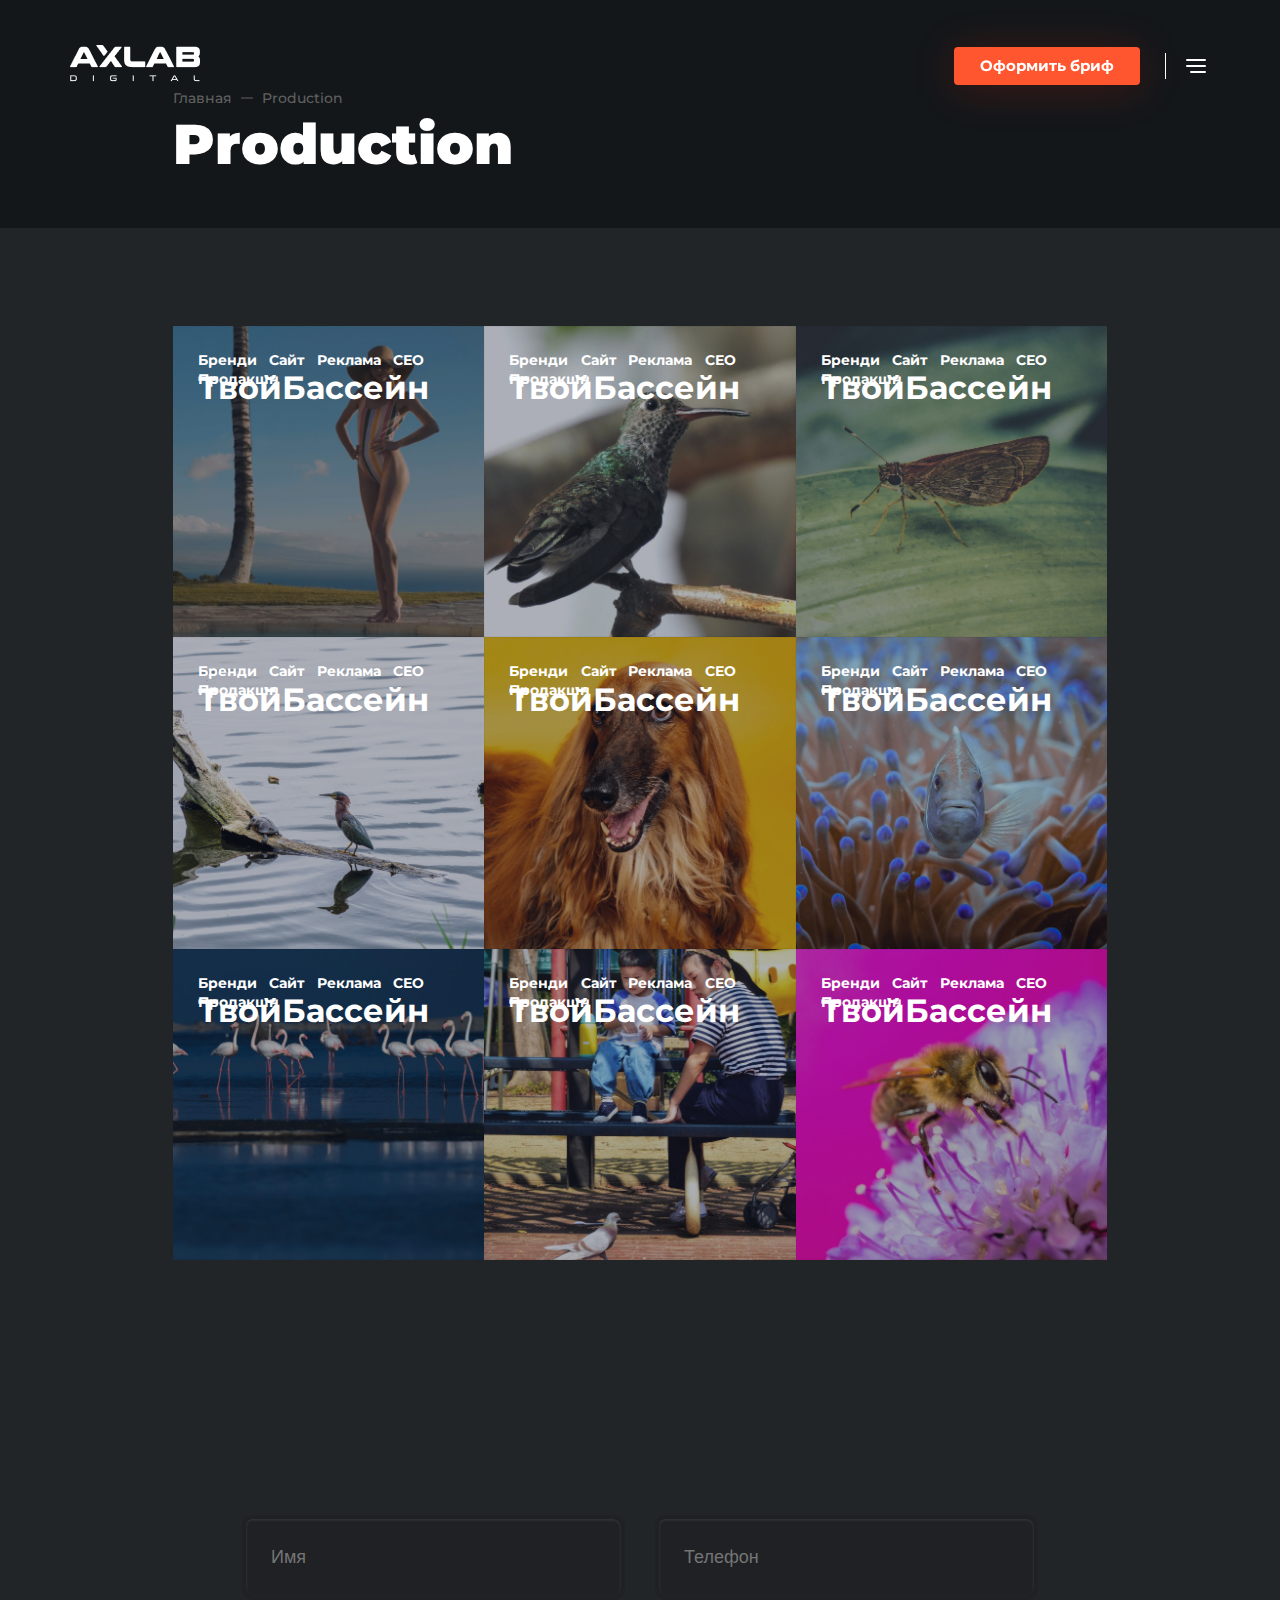
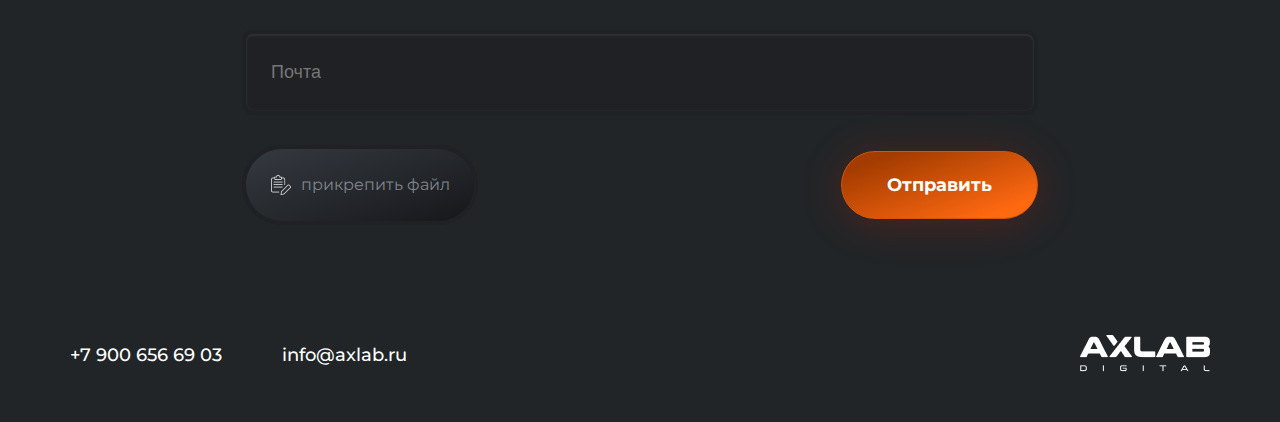
<file: production.html>
<!DOCTYPE html>
<html lang="en">
<head>
    <meta charset="UTF-8">
    <meta name="viewport" content="width=device-width, initial-scale=1.0">
    <meta name="msapplication-TileColor" content="#ff562f">
    <meta name="theme-color" content="#ffffff">
    <title>AxLab</title>
    <link href="https://use.fontawesome.com/releases/v5.0.13/css/all.css" rel="stylesheet">
    <link rel="apple-touch-icon" sizes="180x180" href="./img/favicon_package_v0.16/apple-touch-icon.png">
    <link rel="icon" type="image/png" sizes="32x32" href="./img/favicon_package_v0.16/favicon-32x32.png">
    <link rel="icon" type="image/png" sizes="16x16" href="./img/favicon_package_v0.16/favicon-16x16.png">
    <link rel="manifest" href="./img/favicon_package_v0.16/site.webmanifest">
    <link rel="mask-icon" href="./img/favicon_package_v0.16/safari-pinned-tab.svg" color="#5bbad5">
    <link rel="stylesheet" type="text/css" href="./css/jquery.fancybox.min.css">
    <link rel="stylesheet" href="./css/style.css">
</head>
<body>
    <div id="popup_form" class="popup_form">
            <div class="popup_form_content">
                <div class="burger-menu__container">
                    <div class="burger-menu__header">
                        <a href="index.html" class="logo burger-menu__logo">
                            <img class="logo__img" src="./img/logo-menu.png" alt="AxLab">
                        </a>
                        <a href="#" class="popup_form_close">
                            <img src="img/close-button.svg" width="18" height="18">
                        </a>    
                    </div>
                    <div class="burger-menu__col">
                        <form class="form">
                            <div class="form__title">
                                Передайте
                                свои
                                проблемы
                                в наши руки
                            </div>
                            <div class="form__inputs">
                                <div class="form__row">
                                    <input type="text" class="form__input form__input--margin--right" placeholder="Имя" required>
                                    <input type="text" class="form__input" placeholder="Телефон" required>
                                </div>
                                <div class="form__row">
                                    <input type="text" class="form__input" placeholder="Почта" required>            
                                </div>                        
                                <div class="form__row">
                                    <button class="btn btn--white btn--width" type="submit">Отправить</button>
                                </div>            
                            </div>
                        </form>
                        <div class="burger-menu__contacts">
                            <a class="contacts__tel burger-menu__contact" href="tel:+79006566903">
                                +7 900 656 69 03
                            </a>
                            <a class="contacts__mail burger-menu__contact" href="mailto:info@axlab.ru">
                                info@axlab.ru
                            </a>
                        </div>
                        <div class="burger-menu__socials">
                            <ul class="socials-icon socials-icon--phone">
                                <li class="socials-icon__item">
                                    <a href="#" class="socials-icon__link">
                                        <i class="fab fa-vk"></i>
                                    </a>
                                </li>
                                 <li class="socials-icon__item">
                                    <a href="#" class="socials-icon__link">
                                        <i class="fab fa-instagram"></i>
                                    </a>
                                </li>           
                                <li class="socials-icon__item">
                                    <a href="#" class="socials-icon__link">
                                        <i class="fab fa-twitter"></i>
                                    </a>
                                </li>
                            </ul>
                            <a href="#" class="burger-menu__btn">Меню</a>
                        </div>
                    </div>
                    <div class="burger-menu__footer">
                        <ul class="socials">
                            <li class="social">
                                <a data-hover="Behance" class="social__link" href="#">
                                    <div>Behance</div>
                                </a>
                            </li>
                            <li class="social">
                                <a data-hover="Youtube" class="social__link" href="#">
                                    <div>Youtube</div>
                                </a>
                            </li>
                            <li class="social">
                                <a data-hover="Instagram" class="social__link" href="#">
                                    <div>Instagram</div>
                                </a>
                            </li>
                        </ul>
                    </div>
                </div>
            </div>
    </div>

    <button id="popup_form_btn" class="logo-mini logo_fixed">
        <img src="./img/logo-mini.png" alt="Logo">
    </button>


    <div class="wrapper">
        <header class="header">
            <div class="header__container header__container--fixed">
                <a href="index.html" class="logo">
                    <img class="logo__img" src="./img/logo.png" alt="AxLab">
                </a>
                <a href="index.html" class="logo logo--phone">
                    <img class="logo__img" src="./img/logo-menu.png" alt="AxLab">
                </a>
                <div class="header__col">
                    <a href="brief.html"  class="btn btn--orange btn--desktop">Оформить бриф</a>
                    <a class="burger" href="#"><span></span></a>
                </div>
                <div class="burger-menu">
                    <div class="burger-menu__container">
                        <div class="burger-menu__header">
                            <a href="index.html" class="logo burger-menu__logo">
                                <img class="logo__img" src="./img/logo-menu.png" alt="AxLab">
                            </a>
                        </div>
                        <div class="burger-menu__col">
                            <ul class="menu">
                                <li class="menu__item">
                                    <a href="services.html" class="menu__link"><span>Услуги</span></a>
                                </li>
                                <li class="menu__item">
                                    <a href="#" class="menu__link"><span>Проекты</span></a>
                                </li>
                                <li class="menu__item">
                                    <a href="production.html" class="menu__link"><span>Production</span></a>
                                </li>
                                <li class="menu__item">
                                    <a href="blog.html" class="menu__link"><span>Блог</span></a>
                                </li>
                                <li class="menu__item">
                                    <a href="#" class="menu__link"><span>Контакты</span></a>
                                </li>
                            </ul>
                            <form class="form form--phone">
                                <div class="form__title">
                                    Передайте
                                    свои
                                    проблемы
                                    в наши руки
                                </div>
                                <div class="form__inputs">
                                    <div class="form__row">
                                        <input type="text" class="form__input form__input--margin--right" placeholder="Имя" required>
                                        <input type="text" class="form__input" placeholder="Телефон" required>
                                    </div>
                                    <div class="form__row">
                                        <input type="text" class="form__input" placeholder="Почта" required>
                                    </div>
                                    <div class="form__row">
                                        <button class="btn btn--white btn--width" type="submit">Отправить</button>
                                    </div>
                                </div>
                            </form>
                            <div class="burger-menu__contacts">
                                <a class="contacts__tel burger-menu__contact" href="tel:+79006566903">+7 900 656 69 03</a>
                                <a class="contacts__mail burger-menu__contact" href="mailto:info@axlab.ru">info@axlab.ru</a>
                            </div>
                            <div class="burger-menu__socials">
                                <ul class="socials-icon socials-icon--phone">
                                    <li class="socials-icon__item">
                                        <a href="#" class="socials-icon__link">
                                            <i class="fab fa-vk"></i>
                                        </a>
                                    </li>
                                    <li class="socials-icon__item">
                                        <a href="#" class="socials-icon__link">
                                            <i class="fab fa-instagram"></i>
                                        </a>
                                    </li>
                                    <li class="socials-icon__item">
                                        <a href="#" class="socials-icon__link">
                                            <i class="fab fa-twitter"></i>
                                        </a>
                                    </li>
                                </ul>
                                <a href="#" class="burger-menu__btn">Заявка</a>
                            </div>
                        </div>
                        <div class="burger-menu__footer">
                            <ul class="socials">
                                <li class="social">
                                    <a data-hover="Behance" class="social__link" href="#">
                                        <div>Behance</div>
                                    </a>
                                </li>
                                <li class="social">
                                    <a data-hover="Youtube" class="social__link" href="#">
                                        <div>Youtube</div>
                                    </a>
                                </li>
                                <li class="social">
                                    <a data-hover="Instagram" class="social__link" href="#">
                                        <div>Instagram</div>
                                    </a>
                                </li>
                            </ul>
                        </div>
                    </div>
                </div>
            </div>
        </header>

        <section class="portfolio">
            <div class="container">
                <div class="headline">
                    <ul class="breadcrumbs">
                        <li class="breadcrumbs__item">
                            <a href="index.html" class="breadcrumbs__link">Главная</a>
                        </li>
                        <li class="breadcrumbs__item">
                            <a href="production.html" class="breadcrumbs__link">Production</a>
                        </li>
                    </ul>
                    <h2 class="headline__title">Production</h2>
                </div>

                <div class="modals modals--hidden" id="modals_girl">
                    <div class="sidebar">
                        <div class="sidebar_back"></div>
                        <div class="sidebar__wrapper">
                            <div class="preloader__wrapper">
                                <div class="preloader">
                                    <div class="preloader_item preloader_item--start"></div>
                                    <div class="preloader_item preloader_item--start"></div>
                                    <div class="preloader_item preloader_item--start"></div>
                                    <div class="preloader_item preloader_item--start"></div>
                                    <div class="preloader_item preloader_item--start"></div>
                                </div>
                            </div><!-----Preloader--------->
                            <div class="sidebar__close" data-sidebar="close">
                                <img src="img/close-button.svg">
                            </div>
                            <div class="sidebar__head">
                                <div class="sidebar__top" style="background-image: url('./img/modal-head.png')">
                                    <div class="cat__top">
                                        <h2 class="sidebar__title">Gallery</h2>
                                    </div>
                                </div>
                            </div>

                            <div class="sidebar__bottom">
                                <div class="sidebar__bottom-inner sidebar__bottom-inner--production">
                                    <div class="gallery">
                                        <a data-fancybox="gallery" href="img/girl.jpg" class="box">
                                            <img src="img/girl.jpg">
                                        </a>
                                        <a data-fancybox="gallery" href="img/girl.jpg" class="box">
                                            <img src="img/girl.jpg">
                                        </a>
                                        <a data-fancybox="gallery" href="img/girl.jpg" class="box">
                                            <img src="img/girl.jpg">
                                        </a>
                                        <a data-fancybox="gallery" href="img/girl.jpg" class="box">
                                            <img src="img/girl.jpg">
                                        </a>
                                        <a data-fancybox="gallery" href="img/girl.jpg" class="box">
                                            <img src="img/girl.jpg">
                                        </a>
                                    </div>
                                </div>
                            </div>
                        </div>
                    </div>
                </div>
                <!--modal 1-->
                <div class="modals modals--hidden" id="modals_bird">
                    <div class="sidebar">
                        <div class="sidebar_back"></div>
                        <div class="sidebar__wrapper">
                            <div class="preloader__wrapper">
                                <div class="preloader">
                                    <div class="preloader_item preloader_item--start"></div>
                                    <div class="preloader_item preloader_item--start"></div>
                                    <div class="preloader_item preloader_item--start"></div>
                                    <div class="preloader_item preloader_item--start"></div>
                                    <div class="preloader_item preloader_item--start"></div>
                                </div>
                            </div><!-----Preloader--------->
                            <div class="sidebar__close" data-sidebar="close">
                                <img src="img/close-button.svg">
                            </div>
                            <div class="sidebar__head">
                                <div class="sidebar__top" style="background-image: url('./img/modal-head.png')">
                                    <div class="cat__top">
                                        <h2 class="sidebar__title">Gallery</h2>
                                    </div>
                                </div>
                            </div>

                            <div class="sidebar__bottom">
                                <div class="sidebar__bottom-inner sidebar__bottom-inner--production">
                                    <div class="gallery">
                                        <a data-fancybox="gallery" href="img/bird.jpg" class="box">
                                            <img src="img/bird.jpg">
                                        </a>
                                        <a data-fancybox="gallery" href="img/bird.jpg" class="box">
                                            <img src="img/bird.jpg">
                                        </a>
                                        <a data-fancybox="gallery" href="img/bird.jpg" class="box">
                                            <img src="img/bird.jpg">
                                        </a>
                                        <a data-fancybox="gallery" href="img/bird.jpg" class="box">
                                            <img src="img/bird.jpg">
                                        </a>
                                        <a data-fancybox="gallery" href="img/bird.jpg" class="box">
                                            <img src="img/bird.jpg">
                                        </a>
                                        <a data-fancybox="gallery" href="img/bird.jpg" class="box">
                                            <img src="img/bird.jpg">
                                        </a>
                                        <a data-fancybox="gallery" href="img/bird.jpg" class="box">
                                            <img src="img/bird.jpg">
                                        </a>
                                    </div>
                                </div>
                            </div>
                        </div>
                    </div>
                </div>
                <!--modal 2-->
                <div class="modals modals--hidden" id="modals_butterfly">
                    <div class="sidebar">
                        <div class="sidebar_back"></div>
                        <div class="sidebar__wrapper">
                            <div class="preloader__wrapper">
                                <div class="preloader">
                                    <div class="preloader_item preloader_item--start"></div>
                                    <div class="preloader_item preloader_item--start"></div>
                                    <div class="preloader_item preloader_item--start"></div>
                                    <div class="preloader_item preloader_item--start"></div>
                                    <div class="preloader_item preloader_item--start"></div>
                                </div>
                            </div><!-----Preloader--------->
                            <div class="sidebar__close" data-sidebar="close">
                                <img src="img/close-button.svg">
                            </div>
                            <div class="sidebar__head">
                                <div class="sidebar__top" style="background-image: url('./img/modal-head.png')">
                                    <div class="cat__top">
                                        <h2 class="sidebar__title">Gallery</h2>
                                    </div>
                                </div>
                            </div>

                            <div class="sidebar__bottom">
                                <div class="sidebar__bottom-inner sidebar__bottom-inner--production">
                                    <div class="gallery">
                                        <a data-fancybox="gallery" href="img/butterfly.jpg" class="box">
                                            <img src="img/butterfly.jpg">
                                        </a>
                                        <a data-fancybox="gallery" href="img/butterfly.jpg" class="box">
                                            <img src="img/butterfly.jpg">
                                        </a>
                                        <a data-fancybox="gallery" href="img/butterfly.jpg" class="box">
                                            <img src="img/butterfly.jpg">
                                        </a>
                                        <a data-fancybox="gallery" href="img/butterfly.jpg" class="box">
                                            <img src="img/butterfly.jpg">
                                        </a>
                                        <a data-fancybox="gallery" href="img/butterfly.jpg" class="box">
                                            <img src="img/butterfly.jpg">
                                        </a>
                                        <a data-fancybox="gallery" href="img/butterfly.jpg" class="box">
                                            <img src="img/butterfly.jpg">
                                        </a>
                                    </div>
                                </div>
                            </div>
                        </div>
                    </div>
                </div>
                <!--modal 3-->
                <div class="modals modals--hidden" id="modals_turtle">
                    <div class="sidebar">
                        <div class="sidebar_back"></div>
                        <div class="sidebar__wrapper">
                            <div class="preloader__wrapper">
                                <div class="preloader">
                                    <div class="preloader_item preloader_item--start"></div>
                                    <div class="preloader_item preloader_item--start"></div>
                                    <div class="preloader_item preloader_item--start"></div>
                                    <div class="preloader_item preloader_item--start"></div>
                                    <div class="preloader_item preloader_item--start"></div>
                                </div>
                            </div><!-----Preloader--------->
                            <div class="sidebar__close" data-sidebar="close">
                                <img src="img/close-button.svg">
                            </div>
                            <div class="sidebar__head">
                                <div class="sidebar__top" style="background-image: url('./img/modal-head.png')">
                                    <div class="cat__top">
                                        <h2 class="sidebar__title">Gallery</h2>
                                    </div>
                                </div>
                            </div>

                            <div class="sidebar__bottom">
                                <div class="sidebar__bottom-inner sidebar__bottom-inner--production">
                                    <div class="gallery">
                                        <a data-fancybox="gallery" href="img/turtle.jpg" class="box">
                                            <img src="img/turtle.jpg">
                                        </a>
                                        <a data-fancybox="gallery" href="img/turtle.jpg" class="box">
                                            <img src="img/turtle.jpg">
                                        </a>
                                        <a data-fancybox="gallery" href="img/turtle.jpg" class="box">
                                            <img src="img/turtle.jpg">
                                        </a>
                                        <a data-fancybox="gallery" href="img/turtle.jpg" class="box">
                                            <img src="img/turtle.jpg">
                                        </a>
                                        <a data-fancybox="gallery" href="img/turtle.jpg" class="box">
                                            <img src="img/turtle.jpg">
                                        </a>
                                        <a data-fancybox="gallery" href="img/turtle.jpg" class="box">
                                            <img src="img/turtle.jpg">
                                        </a>
                                    </div>
                                </div>
                            </div>
                        </div>
                    </div>
                </div>
                <!--modal 4-->
                <div class="modals modals--hidden" id="modals_dog">
                    <div class="sidebar">
                        <div class="sidebar_back"></div>
                        <div class="sidebar__wrapper">
                            <div class="preloader__wrapper">
                                <div class="preloader">
                                    <div class="preloader_item preloader_item--start"></div>
                                    <div class="preloader_item preloader_item--start"></div>
                                    <div class="preloader_item preloader_item--start"></div>
                                    <div class="preloader_item preloader_item--start"></div>
                                    <div class="preloader_item preloader_item--start"></div>
                                </div>
                            </div><!-----Preloader--------->
                            <div class="sidebar__close" data-sidebar="close">
                                <img src="img/close-button.svg">
                            </div>
                            <div class="sidebar__head">
                                <div class="sidebar__top" style="background-image: url('./img/modal-head.png')">
                                    <div class="cat__top">
                                        <h2 class="sidebar__title">Gallery</h2>
                                    </div>
                                </div>
                            </div>

                            <div class="sidebar__bottom">
                                <div class="sidebar__bottom-inner sidebar__bottom-inner--production">
                                    <div class="gallery">
                                        <a data-fancybox="gallery" href="img/dog.jpg" class="box">
                                            <img src="img/dog.jpg">
                                        </a>
                                        <a data-fancybox="gallery" href="img/dog.jpg" class="box">
                                            <img src="img/dog.jpg">
                                        </a>
                                        <a data-fancybox="gallery" href="img/dog.jpg" class="box">
                                            <img src="img/dog.jpg">
                                        </a>
                                        <a data-fancybox="gallery" href="img/dog.jpg" class="box">
                                            <img src="img/dog.jpg">
                                        </a>
                                        <a data-fancybox="gallery" href="img/dog.jpg" class="box">
                                            <img src="img/dog.jpg">
                                        </a>
                                        <a data-fancybox="gallery" href="img/dog.jpg" class="box">
                                            <img src="img/dog.jpg">
                                        </a>
                                    </div>
                                </div>
                            </div>
                        </div>
                    </div>
                </div>
                <!--modal 5-->
                <div class="modals modals--hidden" id="modals_fish">
                    <div class="sidebar">
                        <div class="sidebar_back"></div>
                        <div class="sidebar__wrapper">
                            <div class="preloader__wrapper">
                                <div class="preloader">
                                    <div class="preloader_item preloader_item--start"></div>
                                    <div class="preloader_item preloader_item--start"></div>
                                    <div class="preloader_item preloader_item--start"></div>
                                    <div class="preloader_item preloader_item--start"></div>
                                    <div class="preloader_item preloader_item--start"></div>
                                </div>
                            </div><!-----Preloader--------->
                            <div class="sidebar__close" data-sidebar="close">
                                <img src="img/close-button.svg">
                            </div>
                            <div class="sidebar__head">
                                <div class="sidebar__top" style="background-image: url('./img/modal-head.png')">
                                    <div class="cat__top">
                                        <h2 class="sidebar__title">Gallery</h2>
                                    </div>
                                </div>
                            </div>

                            <div class="sidebar__bottom">
                                <div class="sidebar__bottom-inner sidebar__bottom-inner--production">
                                    <div class="gallery">
                                        <a data-fancybox="gallery" href="img/fish.jpg" class="box">
                                            <img src="img/fish.jpg">
                                        </a>
                                        <a data-fancybox="gallery" href="img/fish.jpg" class="box">
                                            <img src="img/fish.jpg">
                                        </a>
                                        <a data-fancybox="gallery" href="img/fish.jpg" class="box">
                                            <img src="img/fish.jpg">
                                        </a>
                                        <a data-fancybox="gallery" href="img/fish.jpg" class="box">
                                            <img src="img/fish.jpg">
                                        </a>
                                        <a data-fancybox="gallery" href="img/fish.jpg" class="box">
                                            <img src="img/fish.jpg">
                                        </a>
                                        <a data-fancybox="gallery" href="img/fish.jpg" class="box">
                                            <img src="img/fish.jpg">
                                        </a>
                                    </div>
                                </div>
                            </div>
                        </div>
                    </div>
                </div>
                <!--modal 6-->
                <div class="modals modals--hidden" id="modals_flamingos">
                    <div class="sidebar">
                        <div class="sidebar_back"></div>
                        <div class="sidebar__wrapper">
                            <div class="preloader__wrapper">
                                <div class="preloader">
                                    <div class="preloader_item preloader_item--start"></div>
                                    <div class="preloader_item preloader_item--start"></div>
                                    <div class="preloader_item preloader_item--start"></div>
                                    <div class="preloader_item preloader_item--start"></div>
                                    <div class="preloader_item preloader_item--start"></div>
                                </div>
                            </div><!-----Preloader--------->
                            <div class="sidebar__close" data-sidebar="close">
                                <img src="img/close-button.svg">
                            </div>
                            <div class="sidebar__head">
                                <div class="sidebar__top" style="background-image: url('./img/modal-head.png')">
                                    <div class="cat__top">
                                        <h2 class="sidebar__title">Gallery</h2>
                                    </div>
                                </div>
                            </div>

                            <div class="sidebar__bottom">
                                <div class="sidebar__bottom-inner sidebar__bottom-inner--production">
                                    <div class="gallery">
                                        <a data-fancybox="gallery" href="img/flamingos.jpg" class="box">
                                            <img src="img/flamingos.jpg">
                                        </a>
                                        <a data-fancybox="gallery" href="img/flamingos.jpg" class="box">
                                            <img src="img/flamingos.jpg">
                                        </a>
                                        <a data-fancybox="gallery" href="img/flamingos.jpg" class="box">
                                            <img src="img/flamingos.jpg">
                                        </a>
                                        <a data-fancybox="gallery" href="img/flamingos.jpg" class="box">
                                            <img src="img/flamingos.jpg">
                                        </a>
                                        <a data-fancybox="gallery" href="img/flamingos.jpg" class="box">
                                            <img src="img/flamingos.jpg">
                                        </a>
                                        <a data-fancybox="gallery" href="img/flamingos.jpg" class="box">
                                            <img src="img/flamingos.jpg">
                                        </a>
                                        <a data-fancybox="gallery" href="img/flamingos.jpg" class="box">
                                            <img src="img/flamingos.jpg">
                                        </a>
                                    </div>
                                </div>
                            </div>
                        </div>
                    </div>
                </div>
                <!--modal 7-->
                <div class="modals modals--hidden" id="modals_child">
                    <div class="sidebar">
                        <div class="sidebar_back"></div>
                        <div class="sidebar__wrapper">
                            <div class="preloader__wrapper">
                                <div class="preloader">
                                    <div class="preloader_item preloader_item--start"></div>
                                    <div class="preloader_item preloader_item--start"></div>
                                    <div class="preloader_item preloader_item--start"></div>
                                    <div class="preloader_item preloader_item--start"></div>
                                    <div class="preloader_item preloader_item--start"></div>
                                </div>
                            </div><!-----Preloader--------->
                            <div class="sidebar__close" data-sidebar="close">
                                <img src="img/close-button.svg">
                            </div>
                            <div class="sidebar__head">
                                <div class="sidebar__top" style="background-image: url('./img/modal-head.png')">
                                    <div class="cat__top">
                                        <h2 class="sidebar__title">Gallery</h2>
                                    </div>
                                </div>
                            </div>

                            <div class="sidebar__bottom">
                                <div class="sidebar__bottom-inner sidebar__bottom-inner--production">
                                    <div class="gallery">
                                        <a data-fancybox="gallery" href="img/child.jpg" class="box">
                                            <img src="img/child.jpg">
                                        </a>
                                        <a data-fancybox="gallery" href="img/child.jpg" class="box">
                                            <img src="img/child.jpg">
                                        </a>
                                        <a data-fancybox="gallery" href="img/child.jpg" class="box">
                                            <img src="img/child.jpg">
                                        </a>
                                        <a data-fancybox="gallery" href="img/child.jpg" class="box">
                                            <img src="img/child.jpg">
                                        </a>
                                        <a data-fancybox="gallery" href="img/child.jpg" class="box">
                                            <img src="img/child.jpg">
                                        </a>
                                        <a data-fancybox="gallery" href="img/child.jpg" class="box">
                                            <img src="img/child.jpg">
                                        </a>
                                        <a data-fancybox="gallery" href="img/child.jpg" class="box">
                                            <img src="img/child.jpg">
                                        </a>
                                    </div>
                                </div>
                            </div>
                        </div>
                    </div>
                </div>
                <!--modal 8-->
                <div class="modals modals--hidden" id="modals_fly">
                    <div class="sidebar">
                        <div class="sidebar_back"></div>
                        <div class="sidebar__wrapper">
                            <div class="preloader__wrapper">
                                <div class="preloader">
                                    <div class="preloader_item preloader_item--start"></div>
                                    <div class="preloader_item preloader_item--start"></div>
                                    <div class="preloader_item preloader_item--start"></div>
                                    <div class="preloader_item preloader_item--start"></div>
                                    <div class="preloader_item preloader_item--start"></div>
                                </div>
                            </div><!-----Preloader--------->
                            <div class="sidebar__close" data-sidebar="close">
                                <img src="img/close-button.svg">
                            </div>
                            <div class="sidebar__head">
                                <div class="sidebar__top" style="background-image: url('./img/modal-head.png')">
                                    <div class="cat__top">
                                        <h2 class="sidebar__title">Gallery</h2>
                                    </div>
                                </div>
                            </div>

                            <div class="sidebar__bottom">
                                <div class="sidebar__bottom-inner sidebar__bottom-inner--production">
                                    <div class="gallery">
                                        <a data-fancybox="gallery" href="img/fly.jpg" class="box">
                                            <img src="img/fly.jpg">
                                        </a>
                                        <a data-fancybox="gallery" href="img/fly.jpg" class="box">
                                            <img src="img/fly.jpg">
                                        </a>
                                        <a data-fancybox="gallery" href="img/fly.jpg" class="box">
                                            <img src="img/fly.jpg">
                                        </a>
                                        <a data-fancybox="gallery" href="img/fly.jpg" class="box">
                                            <img src="img/fly.jpg">
                                        </a>
                                        <a data-fancybox="gallery" href="img/fly.jpg" class="box">
                                            <img src="img/fly.jpg">
                                        </a>
                                        <a data-fancybox="gallery" href="img/fly.jpg" class="box">
                                            <img src="img/fly.jpg">
                                        </a>
                                    </div>
                                </div>
                            </div>
                        </div>
                    </div>
                </div>
                <!--modal 9-->
                

                <section class="portfolio">
                    <div class="container">
                        <ul class="portfolio__list">
                            <li data-modal="#modals_girl" class="portfolio__item" data-sidebar-content="/promotion" data-sidebar="call">
                                <img class="portfolio__img" src="./img/girl.jpg" alt="Girl">
                                <video 
                                src="https://serenity.agency/admin/wp-content/uploads/2019/09/school-serenity.mp4"
                                type="video/mp4"
                                autoplay="" 
                                loop="loop" muted="muted" playsinline="" 
                                class="portfolio__video">
                                </video>
                                <ul class="portfolio__menu">
                                    <li class="portfolio__menu-item">Бренди</li>
                                    <li class="portfolio__menu-item">Сайт</li>
                                    <li class="portfolio__menu-item">Реклама</li>
                                    <li class="portfolio__menu-item">СЕО</li>
                                    <li class="portfolio__menu-item">Продакшн</li>
                                </ul>
                                <a href="#" class="portfolio__link">
                                    <span class="portfolio__capture">ТвойБассейн</span>
                                </a>
                            </li>
                            <li data-modal="#modals_bird" class="portfolio__item">
                                <img class="portfolio__img" src="./img/bird.jpg" alt="Bird">
                                <video 
                                src="https://serenity.agency/admin/wp-content/uploads/2020/08/Bonobo_main_converted3_converted.mp4"
                                loop="loop" muted="muted" 
                                playsinline=""
                                autoplay="" 
                                type="video/mp4" 
                                class="portfolio__video">
                                </video>
                                <ul class="portfolio__menu">
                                    <li class="portfolio__menu-item">Бренди</li>
                                    <li class="portfolio__menu-item">Сайт</li>
                                    <li class="portfolio__menu-item">Реклама</li>
                                    <li class="portfolio__menu-item">СЕО</li>
                                    <li class="portfolio__menu-item">Продакшн</li>
                                </ul>
                                <a href="#" class="portfolio__link">
                                    <span class="portfolio__capture">ТвойБассейн</span>
                                </a>
                            </li>
                            <li data-modal="#modals_butterfly" class="portfolio__item">
                                <img class="portfolio__img" src="./img/butterfly.jpg" alt="Butterfly">
                                <video 
                                src="https://serenity.agency/admin/wp-content/uploads/2019/11/d10_2.mp4"
                                loop="loop" muted="muted" playsinline="" 
                                autoplay="" 
                                type="video/mp4"
                                class="portfolio__video">
                                </video>
                                <ul class="portfolio__menu">
                                    <li class="portfolio__menu-item">Бренди</li>
                                    <li class="portfolio__menu-item">Сайт</li>
                                    <li class="portfolio__menu-item">Реклама</li>
                                    <li class="portfolio__menu-item">СЕО</li>
                                    <li class="portfolio__menu-item">Продакшн</li>
                                </ul>
                                <a href="#" class="portfolio__link">  
                                    <span class="portfolio__capture">ТвойБассейн</span>
                                </a>
                            </li>
                            <li data-modal="#modals_turtle" class="portfolio__item">
                                <img class="portfolio__img" src="./img/turtle.jpg" alt="Turtle">
                                <video 
                                src="https://serenity.agency/admin/wp-content/uploads/2020/07/gio_welness.mp4"
                                 loop="loop" muted="muted" playsinline=""
                                 autoplay="" 
                                 type="video/mp4" 
                                 class="portfolio__video">
                                </video>
                                <ul class="portfolio__menu">
                                    <li class="portfolio__menu-item">Бренди</li>
                                    <li class="portfolio__menu-item">Сайт</li>
                                    <li class="portfolio__menu-item">Реклама</li>
                                    <li class="portfolio__menu-item">СЕО</li>
                                    <li class="portfolio__menu-item">Продакшн</li>
                                </ul>
                                <a href="#" class="portfolio__link">
                                     <span class="portfolio__capture">ТвойБассейн</span>
                                </a>
                            </li>
                            <li data-modal="#modals_dog" class="portfolio__item">
                                <img class="portfolio__img" src="./img/dog.jpg" alt="Dog">
                                <video 
                                src="https://serenity.agency/admin/wp-content/uploads/2019/09/school-serenity.mp4"
                                type="video/mp4"
                                autoplay="" 
                                loop="loop" muted="muted" playsinline="" 
                                class="portfolio__video">
                                </video>
                                <ul class="portfolio__menu">
                                    <li class="portfolio__menu-item">Бренди</li>
                                    <li class="portfolio__menu-item">Сайт</li>
                                    <li class="portfolio__menu-item">Реклама</li>
                                    <li class="portfolio__menu-item">СЕО</li>
                                    <li class="portfolio__menu-item">Продакшн</li>
                                </ul>
                                <a href="#" class="portfolio__link">   
                                    <span class="portfolio__capture">ТвойБассейн</span>
                                </a>
                            </li>
                            <li data-modal="#modals_fish" class="portfolio__item">
                                <img class="portfolio__img" src="./img/fish.jpg" alt="Fish">
                                <video 
                                src="https://serenity.agency/admin/wp-content/uploads/2020/03/evro.mp4"
                                loop="loop" muted="muted" 
                                playsinline=""
                                autoplay="" 
                                type="video/mp4" 
                                class="portfolio__video">
                                </video>
                                <ul class="portfolio__menu">
                                    <li class="portfolio__menu-item">Бренди</li>
                                    <li class="portfolio__menu-item">Сайт</li>
                                    <li class="portfolio__menu-item">Реклама</li>
                                    <li class="portfolio__menu-item">СЕО</li>
                                    <li class="portfolio__menu-item">Продакшн</li>
                                </ul>
                                <a href="#" class="portfolio__link">
                                    <span class="portfolio__capture">ТвойБассейн</span>
                                </a>
                            </li>
                            <li data-modal="#modals_flamingos" class="portfolio__item">
                                <img class="portfolio__img" src="./img/flamingos.jpg" alt="Flamingos">
                                <video 
                                src="https://serenity.agency/admin/wp-content/uploads/2020/08/Bonobo_main_converted3_converted.mp4"
                                loop="loop" muted="muted" 
                                playsinline=""
                                autoplay="" 
                                type="video/mp4" 
                                class="portfolio__video">
                                </video>
                                <ul class="portfolio__menu">
                                    <li class="portfolio__menu-item">Бренди</li>
                                    <li class="portfolio__menu-item">Сайт</li>
                                    <li class="portfolio__menu-item">Реклама</li>
                                    <li class="portfolio__menu-item">СЕО</li>
                                    <li class="portfolio__menu-item">Продакшн</li>
                                </ul>
                                <a href="#" class="portfolio__link">  
                                    <span class="portfolio__capture">ТвойБассейн</span>
                                </a>
                            </li>
                            <li data-modal="#modals_child" class="portfolio__item">
                                <img class="portfolio__img" src="./img/child.jpg" alt="Child">
                                <video 
                                src="https://serenity.agency/admin/wp-content/uploads/2019/11/d10_2.mp4"
                                loop="loop" muted="muted" playsinline="" 
                                autoplay="" 
                                type="video/mp4"
                                class="portfolio__video">
                                </video>
                                <ul class="portfolio__menu">
                                    <li class="portfolio__menu-item">Бренди</li>
                                    <li class="portfolio__menu-item">Сайт</li>
                                    <li class="portfolio__menu-item">Реклама</li>
                                    <li class="portfolio__menu-item">СЕО</li>
                                    <li class="portfolio__menu-item">Продакшн</li>
                                </ul>
                                <a href="#" class="portfolio__link"> 
                                    <span class="portfolio__capture">ТвойБассейн</span>
                                </a>
                            </li>
                            <li data-modal="#modals_fly" class="portfolio__item">
                                <img class="portfolio__img" src="./img/fly.jpg" alt="">
                                <video 
                                src="https://serenity.agency/admin/wp-content/uploads/2020/03/evro.mp4"
                                loop="loop" muted="muted" 
                                playsinline=""
                                autoplay="" 
                                type="video/mp4" 
                                class="portfolio__video">
                                </video>
                                <ul class="portfolio__menu">
                                    <li class="portfolio__menu-item">Бренди</li>
                                    <li class="portfolio__menu-item">Сайт</li>
                                    <li class="portfolio__menu-item">Реклама</li>
                                    <li class="portfolio__menu-item">СЕО</li>
                                    <li class="portfolio__menu-item">Продакшн</li>
                                </ul>
                                <a href="#" class="portfolio__link">     
                                    <span class="portfolio__capture">ТвойБассейн</span>
                                </a>
                            </li>
                        </ul>
                    </div>
                </section>
            </div>
        </section>
        <footer class="footer" id="form">
            <div class="container footer__container footer__container--nograd">
                <form class="form form--hide">
                    <div class="form__inputs">
                        <div class="form__row">
                            <input type="text" class="form__input form__input--margin--right" placeholder="Имя" required>
                            <input type="text" class="form__input" placeholder="Телефон" required>
                        </div>
                        <div class="form__row">
                            <input type="text" class="form__input" placeholder="Почта" required>
                        </div>
                        <div class="form__row">
                            <label class="form__add"> 
                                <img class="form__icon" src="./img/pen.png" alt="">
                                <a data-hover="прикрепить файл" class="contacts__add" href="#" style="margin: -5px 0;">
                                	<div>прикрепить файл</div>  
                            	</a>
                                <input class="form__file" type="file">
                            </label>
                            <button class="btn btn--orange btn--round" type="submit">Отправить</button>
                        </div>
                    </div>
                </form>
                <div class="footer__btn">
                    <div class="form__title form__title--phone">
                        Передайте
                        свои
                        проблемы
                        в наши руки
                    </div>
                    <a href="./brief.html" class="btn btn--orange btn--phone">Оформить бриф</a>
                </div>
                <div class="footer__contacts">
                    <div class="contacts">
                       	<a data-hover="+7 900 656 69 03" class="contacts__tel contacts_rotate_btn" href="tel:+79006566903">
                            <div>+7 900 656 69 03</div>
                        </a>
                        <a data-hover="info@axlab.ru" class="contacts__mail contacts_rotate_btn" href="mailto:info@axlab.ru">
                            <div>info@axlab.ru</div>
                        </a>
                    </div>
                    <a href="index.html" class="logo">
                        <img class="logo__img" src="./img/logo.png" alt="AxLab">
                    </a>
                    <a href="index.html" class="logo logo--phone">
                        <img class="logo__img" src="./img/logo-menu.png" alt="AxLab">
                    </a>
                </div>
            </div>
        </footer>
    </div>
    <script src="https://cdnjs.cloudflare.com/ajax/libs/jquery/3.5.1/jquery.min.js"></script>
    <script src="./js/jquery.fancybox.min.js"></script>
    <script src="./js/main.js"></script>
</body>
</html>
</file>
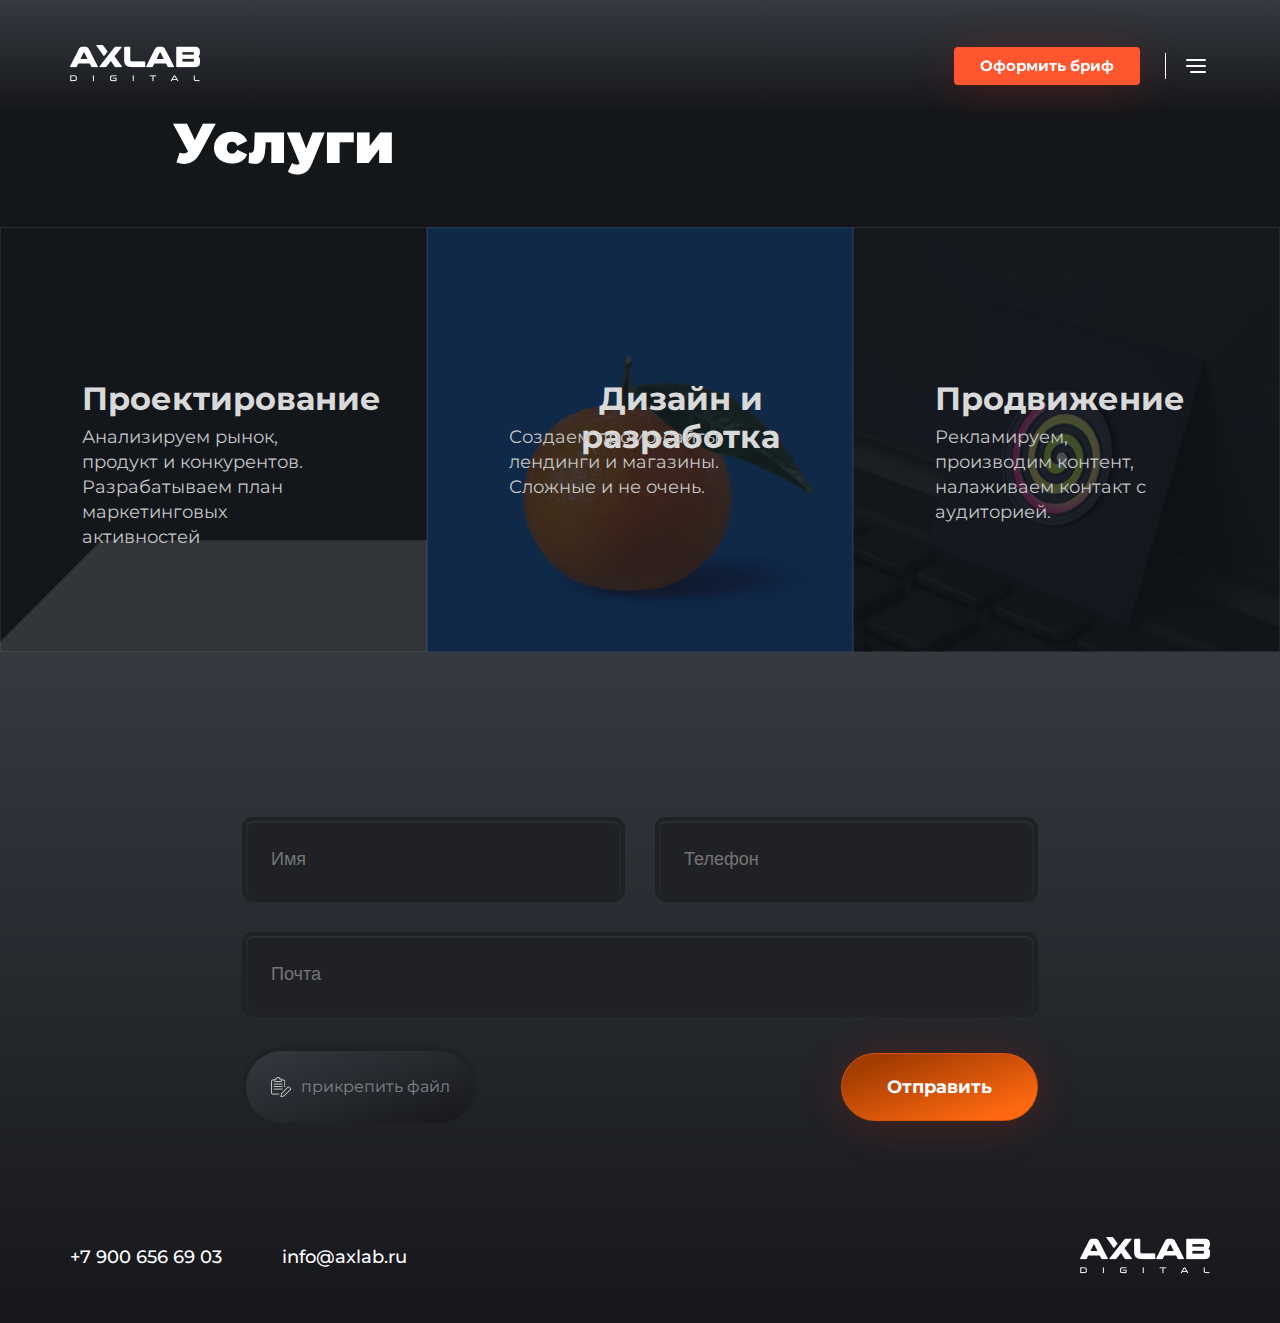
<file: services.html>
<!DOCTYPE html>
<html lang="en">
<head>
    <meta charset="UTF-8">
    <meta name="viewport" content="width=device-width, initial-scale=1.0">
    <meta name="msapplication-TileColor" content="#ff562f">
    <meta name="theme-color" content="#ffffff">
    <title>AxLab</title>
    <link href="https://use.fontawesome.com/releases/v5.0.13/css/all.css" rel="stylesheet">
    <link rel="apple-touch-icon" sizes="180x180" href="./img/favicon_package_v0.16/apple-touch-icon.png">
    <link rel="icon" type="image/png" sizes="32x32" href="./img/favicon_package_v0.16/favicon-32x32.png">
    <link rel="icon" type="image/png" sizes="16x16" href="./img/favicon_package_v0.16/favicon-16x16.png">
    <link rel="manifest" href="./img/favicon_package_v0.16/site.webmanifest">
    <link rel="mask-icon" href="./img/favicon_package_v0.16/safari-pinned-tab.svg" color="#5bbad5">
    <link rel="stylesheet" href="./css/style.css">
</head>
<body>
    <div id="popup_form" class="popup_form">
            <div class="popup_form_content">
                <div class="burger-menu__container">
                    <div class="burger-menu__header">
                        <a href="index.html" class="logo burger-menu__logo">
                            <img class="logo__img" src="./img/logo-menu.png" alt="AxLab">
                        </a>
                        <a href="#" class="popup_form_close">
                            <img src="img/close-button.svg" width="18" height="18">
                        </a>    
                    </div>
                    <div class="burger-menu__col">
                        <form class="form">
                            <div class="form__title">
                                Передайте
                                свои
                                проблемы
                                в наши руки
                            </div>
                            <div class="form__inputs">
                                <div class="form__row">
                                    <input type="text" class="form__input form__input--margin--right" placeholder="Имя" required>
                                    <input type="text" class="form__input" placeholder="Телефон" required>
                                </div>
                                <div class="form__row">
                                    <input type="text" class="form__input" placeholder="Почта" required>            
                                </div>                        
                                <div class="form__row">
                                    <button class="btn btn--white btn--width" type="submit">Отправить</button>
                                </div>            
                            </div>
                        </form>
                        <div class="burger-menu__contacts">
                            <a class="contacts__tel burger-menu__contact" href="tel:+79006566903">
                                +7 900 656 69 03
                            </a>
                            <a class="contacts__mail burger-menu__contact" href="mailto:info@axlab.ru">
                                info@axlab.ru
                            </a>
                        </div>
                        <div class="burger-menu__socials">
                            <ul class="socials-icon socials-icon--phone">
                                <li class="socials-icon__item">
                                    <a href="#" class="socials-icon__link">
                                        <i class="fab fa-vk"></i>
                                    </a>
                                </li>
                                 <li class="socials-icon__item">
                                    <a href="#" class="socials-icon__link">
                                        <i class="fab fa-instagram"></i>
                                    </a>
                                </li>           
                                <li class="socials-icon__item">
                                    <a href="#" class="socials-icon__link">
                                        <i class="fab fa-twitter"></i>
                                    </a>
                                </li>
                            </ul>
                            <a href="#" class="burger-menu__btn">Меню</a>
                        </div>
                    </div>
                    <div class="burger-menu__footer">
                        <ul class="socials">
                            <li class="social">
                                <a data-hover="Behance" class="social__link" href="#">
                                    <div>Behance</div>
                                </a>
                            </li>
                            <li class="social">
                                <a data-hover="Youtube" class="social__link" href="#">
                                    <div>Youtube</div>
                                </a>
                            </li>
                            <li class="social">
                                <a data-hover="Instagram" class="social__link" href="#">
                                    <div>Instagram</div>
                                </a>
                            </li>
                        </ul>
                    </div>
                </div>
            </div>
    </div>

    <button id="popup_form_btn" class="logo-mini logo_fixed">
        <img src="./img/logo-mini.png" alt="Logo">
    </button>

    <div class="wrapper wrapper__bg services-wrapper wrapper__gowithus">
        <header class="header">
            <div class="header__container header__container--fixed">
                <a href="index.html" class="logo">
                    <img class="logo__img" src="./img/logo.png" alt="AxLab">
                </a>
                <a href="index.html" class="logo logo--phone">
                    <img class="logo__img" src="./img/logo-menu.png" alt="AxLab">
                </a>
                <div class="header__col">
                    <a href="./brief.html"  class="btn btn--orange btn--desktop">Оформить бриф</a>
                    <a class="burger" href="#"><span></span></a>
                </div>
                <div class="burger-menu">
                    <div class="burger-menu__container">
                        <div class="burger-menu__header">
                            <a href="index.html" class="logo burger-menu__logo">
                                <img class="logo__img" src="./img/logo-menu.png" alt="AxLab">
                            </a>
                        </div>
                        <div class="burger-menu__col">
                            <ul class="menu">
                                <li class="menu__item">
                                    <a href="services.html" class="menu__link"><span>Услуги</span></a>
                                </li>
                                <li class="menu__item">
                                    <a href="#" class="menu__link"><span>Проекты</span></a>
                                </li>
                                <li class="menu__item">
                                    <a href="production.html" class="menu__link"><span>Production</span></a>
                                </li>
                                <li class="menu__item">
                                    <a href="blog.html" class="menu__link"><span>Блог</span></a>
                                </li>
                                <li class="menu__item">
                                    <a href="#" class="menu__link"><span>Контакты</span></a>
                                </li>
                            </ul>
                            <form class="form form--phone">
                                <div class="form__title">
                                    Передайте
                                    свои
                                    проблемы
                                    в наши руки
                                </div>
                                <div class="form__inputs">
                                    <div class="form__row">
                                        <input type="text" class="form__input form__input--margin--right" placeholder="Имя" required>
                                        <input type="text" class="form__input" placeholder="Телефон" required>
                                    </div>
                                    <div class="form__row">
                                        <input type="text" class="form__input" placeholder="Почта" required>
                                    </div>
                                    <div class="form__row">
                                        <button class="btn btn--white btn--width" type="submit">Отправить</button>
                                    </div>
                                </div>
                            </form>
                            <div class="burger-menu__contacts">
                                <a class="contacts__tel burger-menu__contact" href="tel:+79006566903">+7 900 656 69 03</a>
                                <a class="contacts__mail burger-menu__contact" href="mailto:info@axlab.ru">info@axlab.ru</a>
                            </div>
                            <div class="burger-menu__socials">
                                <ul class="socials-icon socials-icon--phone">
                                    <li class="socials-icon__item">
                                        <a href="#" class="socials-icon__link">
                                            <i class="fab fa-vk"></i>
                                        </a>
                                    </li>
                                    <li class="socials-icon__item">
                                        <a href="#" class="socials-icon__link">
                                            <i class="fab fa-instagram"></i>
                                        </a>
                                    </li>
                                    <li class="socials-icon__item">
                                        <a href="#" class="socials-icon__link">
                                            <i class="fab fa-twitter"></i>
                                        </a>
                                    </li>
                                </ul>
                                <a href="#" class="burger-menu__btn">Заявка</a>
                            </div>
                        </div>
                        <div class="burger-menu__footer">
                            <ul class="socials">
                                <li class="social">
                                    <a data-hover="Behance" class="social__link" href="#">
                                        <div>Behance</div>
                                    </a>
                                </li>
                                <li class="social">
                                    <a data-hover="Youtube" class="social__link" href="#">
                                        <div>Youtube</div>
                                    </a>
                                </li>
                                <li class="social">
                                    <a data-hover="Instagram" class="social__link" href="#">
                                        <div>Instagram</div>
                                    </a>
                                </li>
                            </ul>
                        </div>
                    </div>
                </div>
            </div>
        </header>
    </div>
        <section class="services">
            <div class="container">
                <div class="headline"> 
                    <h2 class="headline__title">Услуги</h2>
                </div>
                <ul class="services__list">
                    <li class="services__item">
                        <a href="#" class="services__link">
                            <span class="services__title">Проектирование</span>
                            <p class="services__paragraph">Анализируем рынок, продукт и конкурентов. Разрабатываем план маркетинговых активностей</p>
                            <img class="services__img" src="./img/service-square.jpg" alt="">
                        </a>
                    </li>
                    <li class="services__item">
                        <a href="./design.html" class="services__link">
                            <span class="services__title">Дизайн и разработка</span>
                            <p class="services__paragraph">Создаем промо-сайты, лендинги и магазины. Сложные и не очень.</p>
                            <img class="services__img" src="./img/service-tangarine.jpg" alt="">
                        </a>
                    </li>
                    <li class="services__item">
                        <a href="#" class="services__link">
                            <span class="services__title">Продвижение</span>
                            <p class="services__paragraph">Рекламируем, производим контент, налаживаем контакт с аудиторией.</p>
                            <img class="services__img" src="./img/service-spiral.jpg" alt="">
                        </a>
                    </li>
                </ul>
            </div>
        </section>
        <footer class="footer" id="form">
            <div class="container footer__container">
                <form class="form form--hide">
                    <!-- <div class="form__title">
                        Передайте
                        свои
                        проблемы
                        в наши руки
                    </div> -->
                    <div class="form__inputs">
                        <div class="form__row">
                            <input type="text" class="form__input form__input--margin--right" placeholder="Имя" required>
                            <input type="text" class="form__input" placeholder="Телефон" required>
                        </div>
                        <div class="form__row">
                            <input type="text" class="form__input" placeholder="Почта" required>
                        </div>
                        <div class="form__row">
                            <label class="form__add"> 
                                <img class="form__icon" src="./img/pen.png" alt="">
                                <a data-hover="прикрепить файл" class="contacts__add" href="#" style="margin: -5px 0;">
                                	<div>прикрепить файл</div>  
                            	</a>
                                <input class="form__file" type="file">
                            </label>
                            <button class="btn btn--orange btn--round" type="submit">Отправить</button>
                        </div>
                    </div>
                </form>
                <div class="footer__btn">
                    <!-- <div class="form__title form__title--phone">
                        Передайте
                        свои
                        проблемы
                        в наши руки
                    </div> -->
                    <a class="btn btn--orange btn--phone btn--round">Оформить бриф</a>
                </div>
                <div class="footer__contacts">
                    <div class="contacts">
                       	<a data-hover="+7 900 656 69 03" class="contacts__tel contacts_rotate_btn" href="tel:+79006566903">
                            <div>+7 900 656 69 03</div>
                        </a>
                        <a data-hover="info@axlab.ru" class="contacts__mail contacts_rotate_btn" href="mailto:info@axlab.ru">
                            <div>info@axlab.ru</div>
                        </a>
                    </div>
                    <a href="index.html" class="logo">
                        <img class="logo__img" src="./img/logo.png" alt="AxLab">
                    </a>
                    <a href="index.html" class="logo logo--phone">
                        <img class="logo__img" src="./img/logo-menu.png" alt="AxLab">
                    </a>
                </div>
            </div>
        </footer>
    
    <script src="https://cdnjs.cloudflare.com/ajax/libs/jquery/3.5.1/jquery.min.js"></script>
    <script src="./js/jquery.fancybox.min.js"></script>
    <script src="./js/main.js"></script>
</body>
</html>
</file>
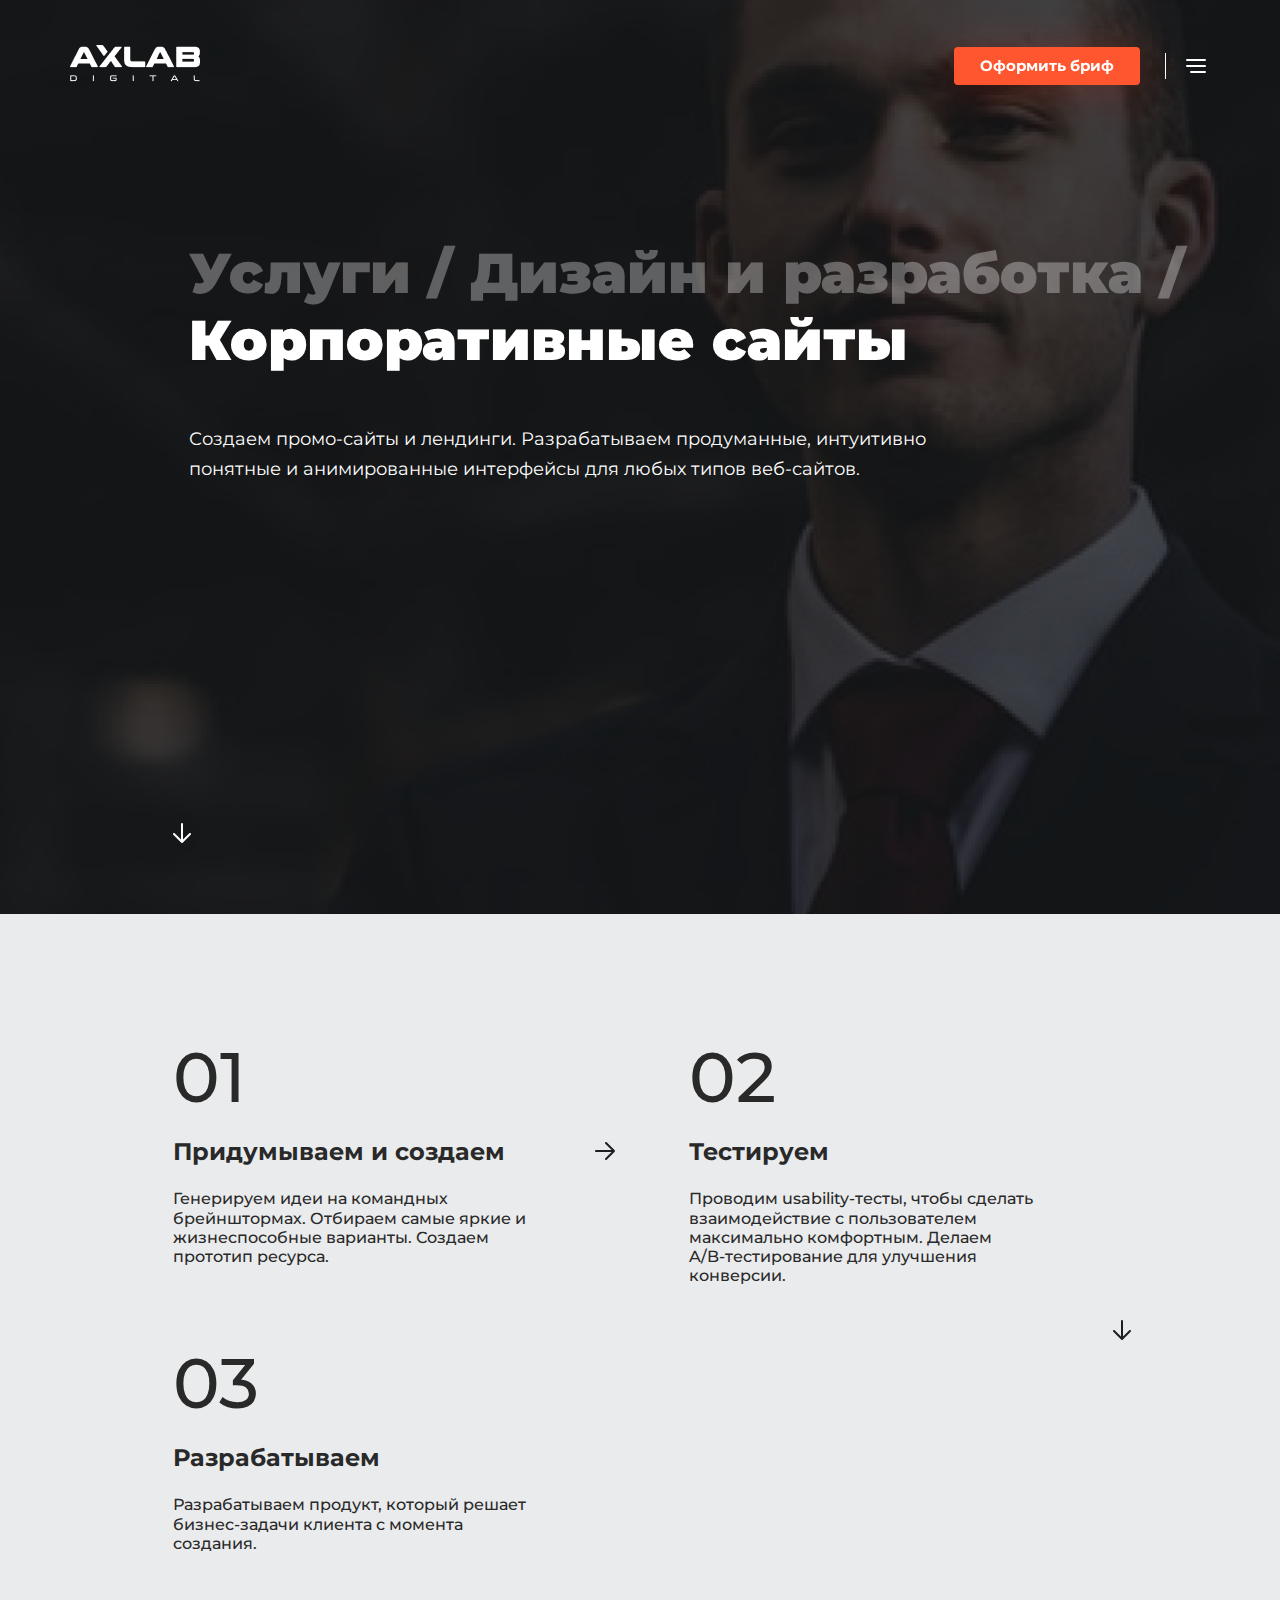
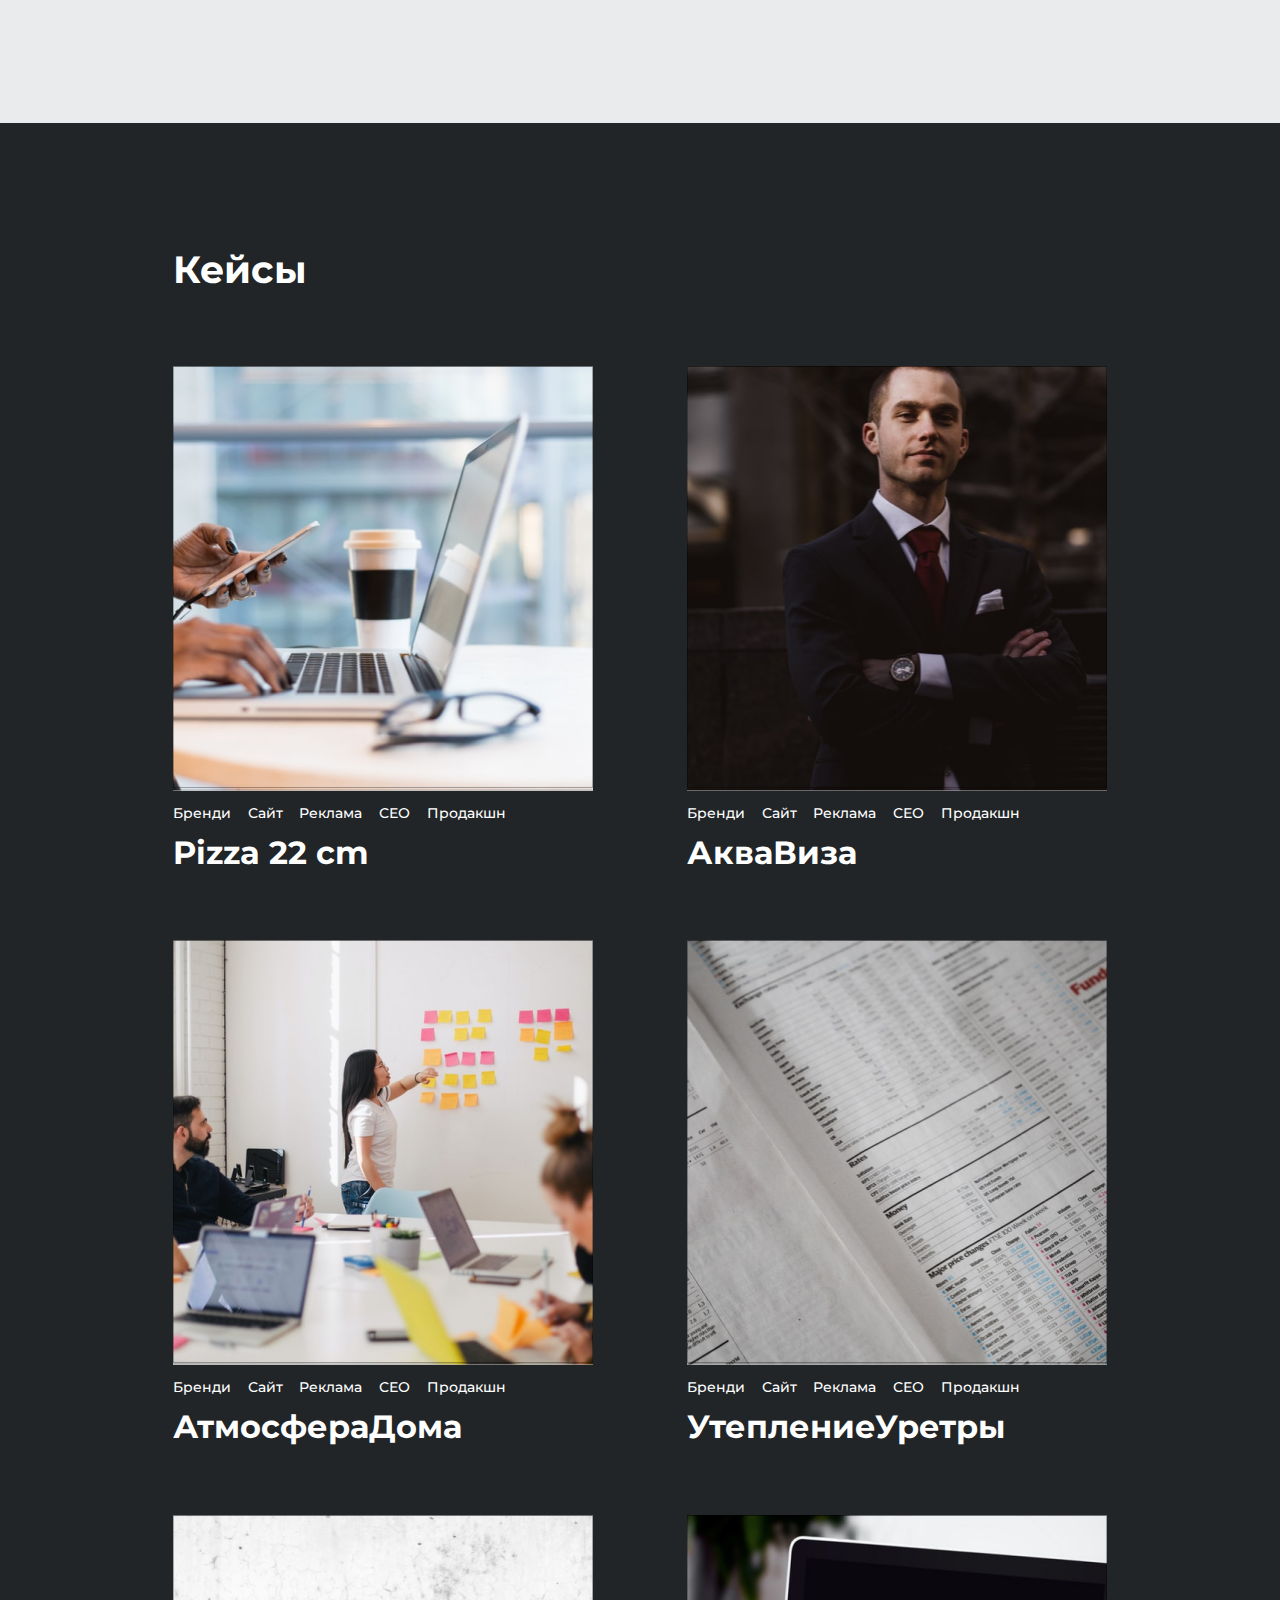
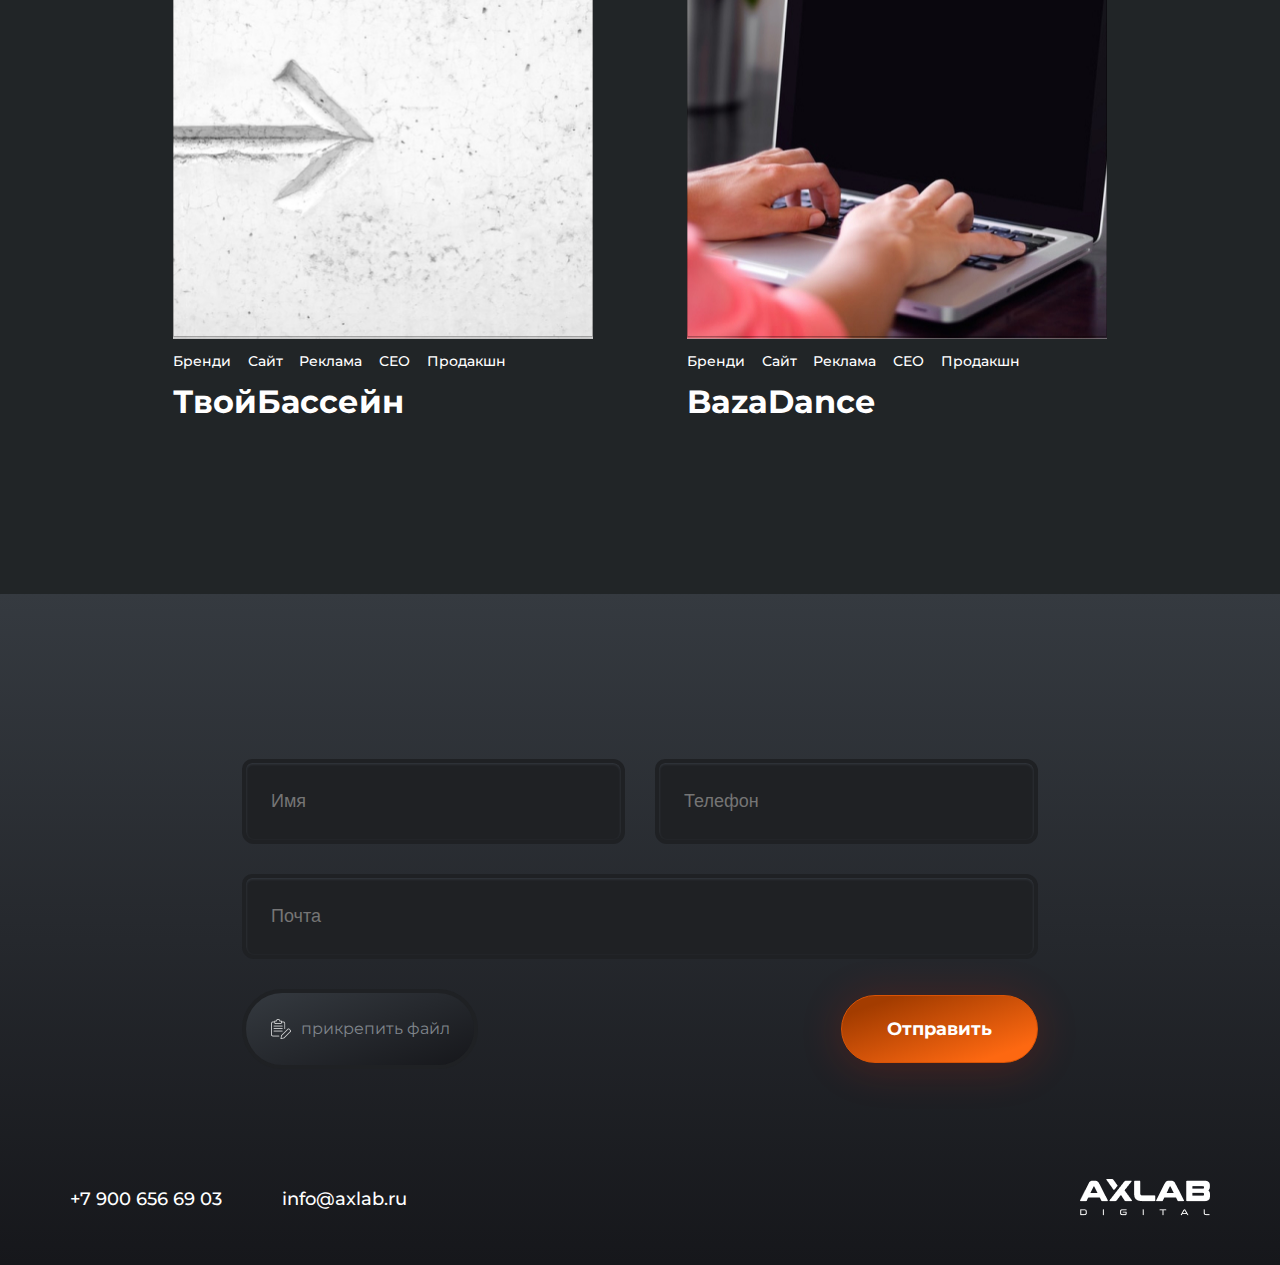
<file: sites.html>
<!DOCTYPE html>
<html lang="en">
<head>
    <meta charset="UTF-8">
    <meta name="viewport" content="width=device-width, initial-scale=1.0">
    <meta name="msapplication-TileColor" content="#ff562f">
    <meta name="theme-color" content="#ffffff">
    <title>AxLab</title>
    <link href="https://use.fontawesome.com/releases/v5.0.13/css/all.css" rel="stylesheet">
    <link rel="apple-touch-icon" sizes="180x180" href="./img/favicon_package_v0.16/apple-touch-icon.png">
    <link rel="icon" type="image/png" sizes="32x32" href="./img/favicon_package_v0.16/favicon-32x32.png">
    <link rel="icon" type="image/png" sizes="16x16" href="./img/favicon_package_v0.16/favicon-16x16.png">
    <link rel="manifest" href="./img/favicon_package_v0.16/site.webmanifest">
    <link rel="mask-icon" href="./img/favicon_package_v0.16/safari-pinned-tab.svg" color="#5bbad5">
    <link rel="stylesheet" href="./css/style.css">
</head>
<body>
    <div id="popup_form" class="popup_form">
            <div class="popup_form_content">
                <div class="burger-menu__container">
                    <div class="burger-menu__header">
                        <a href="index.html" class="logo burger-menu__logo">
                            <img class="logo__img" src="./img/logo-menu.png" alt="AxLab">
                        </a>
                        <a href="#" class="popup_form_close">
                            <img src="img/close-button.svg" width="18" height="18">
                        </a>    
                    </div>
                    <div class="burger-menu__col">
                        <form class="form">
                            <div class="form__title">
                                Передайте
                                свои
                                проблемы
                                в наши руки
                            </div>
                            <div class="form__inputs">
                                <div class="form__row">
                                    <input type="text" class="form__input form__input--margin--right" placeholder="Имя" required>
                                    <input type="text" class="form__input" placeholder="Телефон" required>
                                </div>
                                <div class="form__row">
                                    <input type="text" class="form__input" placeholder="Почта" required>            
                                </div>                        
                                <div class="form__row">
                                    <button class="btn btn--white btn--width" type="submit">Отправить</button>
                                </div>            
                            </div>
                        </form>
                        <div class="burger-menu__contacts">
                            <a class="contacts__tel burger-menu__contact" href="tel:+79006566903">
                                +7 900 656 69 03
                            </a>
                            <a class="contacts__mail burger-menu__contact" href="mailto:info@axlab.ru">
                                info@axlab.ru
                            </a>
                        </div>
                        <div class="burger-menu__socials">
                            <ul class="socials-icon socials-icon--phone">
                                <li class="socials-icon__item">
                                    <a href="#" class="socials-icon__link">
                                        <i class="fab fa-vk"></i>
                                    </a>
                                </li>
                                 <li class="socials-icon__item">
                                    <a href="#" class="socials-icon__link">
                                        <i class="fab fa-instagram"></i>
                                    </a>
                                </li>           
                                <li class="socials-icon__item">
                                    <a href="#" class="socials-icon__link">
                                        <i class="fab fa-twitter"></i>
                                    </a>
                                </li>
                            </ul>
                            <a href="#" class="burger-menu__btn">Меню</a>
                        </div>
                    </div>
                    <div class="burger-menu__footer">
                        <ul class="socials">
                            <li class="social">
                                <a data-hover="Behance" class="social__link" href="#">
                                    <div>Behance</div>
                                </a>
                            </li>
                            <li class="social">
                                <a data-hover="Youtube" class="social__link" href="#">
                                    <div>Youtube</div>
                                </a>
                            </li>
                            <li class="social">
                                <a data-hover="Instagram" class="social__link" href="#">
                                    <div>Instagram</div>
                                </a>
                            </li>
                        </ul>
                    </div>
                </div>
            </div>
    </div>

    <button id="popup_form_btn" class="logo-mini logo_fixed">
        <img src="./img/logo-mini.png" alt="Logo">
    </button>

    <div class="wrapper wrapper__design wrapper__sites">
        <header class="header">
            <div class="header__container header__container--fixed">
                <a href="index.html" class="logo">
                    <img class="logo__img" src="./img/logo.png" alt="AxLab">
                </a>
                <a href="index.html" class="logo logo--phone">
                    <img class="logo__img" src="./img/logo-menu.png" alt="AxLab">
                </a>
                <div class="header__col">
                    <a href="./brief.html"  class="btn btn--orange btn--desktop">Оформить бриф</a>
                    <a class="burger" href="#"><span></span></a>
                </div>
                <div class="burger-menu">
                    <div class="burger-menu__container">
                        <div class="burger-menu__header">
                            <a href="index.html" class="logo burger-menu__logo">
                                <img class="logo__img" src="./img/logo-menu.png" alt="AxLab">
                            </a>
                        </div>
                        <div class="burger-menu__col">
                            <ul class="menu">
                                <li class="menu__item">
                                    <a href="services.html" class="menu__link"><span>Услуги</span></a>
                                </li>
                                <li class="menu__item">
                                   <a href="#" class="menu__link"><span>Проекты</span></a>
                                </li>
                                <li class="menu__item">
                                    <a href="production.html" class="menu__link"><span>Production</span></a>
                                </li>
                                <li class="menu__item">
                                    <a href="#" class="menu__link"><span>Блог</span></a>
                                </li>
                                <li class="menu__item">
                                    <a href="#" class="menu__link"><span>Контакты</span></a>
                                </li>
                            </ul>
                            <form class="form form--phone">
                                <div class="form__title">
                                    Передайте
                                    свои
                                    проблемы
                                    в наши руки
                                </div>
                                <div class="form__inputs">
                                    <div class="form__row">
                                        <input type="text" class="form__input form__input--margin--right" placeholder="Имя" required>
                                        <input type="text" class="form__input" placeholder="Телефон" required>
                                    </div>
                                    <div class="form__row">
                                        <input type="text" class="form__input" placeholder="Почта" required>
                                    </div>
                                    <div class="form__row">
                                        <button class="btn btn--white btn--width" type="submit">Отправить</button>
                                    </div>
                                </div>
                            </form>
                            <div class="burger-menu__contacts">
                                <a class="contacts__tel burger-menu__contact" href="tel:+79006566903">+7 900 656 69 03</a>
                                <a class="contacts__mail burger-menu__contact" href="mailto:info@axlab.ru">info@axlab.ru</a>
                            </div>
                            <div class="burger-menu__socials">
                                <ul class="socials-icon socials-icon--phone">
                                    <li class="socials-icon__item">
                                        <a href="#" class="socials-icon__link">
                                            <i class="fab fa-vk"></i>
                                        </a>
                                    </li>
                                    <li class="socials-icon__item">
                                        <a href="#" class="socials-icon__link">
                                            <i class="fab fa-instagram"></i>
                                        </a>
                                    </li>
                                    <li class="socials-icon__item">
                                        <a href="#" class="socials-icon__link">
                                            <i class="fab fa-twitter"></i>
                                        </a>
                                    </li>
                                </ul>
                                <a href="#" class="burger-menu__btn">Заявка</a>
                            </div>
                        </div>
                        <div class="burger-menu__footer">
                            <ul class="socials">
                                <li class="social">
                                    <a data-hover="Behance" class="social__link" href="#">
                                        <div>Behance</div>
                                    </a>
                                </li>
                                <li class="social">
                                    <a data-hover="Youtube" class="social__link" href="#">
                                        <div>Youtube</div>
                                    </a>
                                </li>
                                <li class="social">
                                    <a data-hover="Instagram" class="social__link" href="#">
                                        <div>Instagram</div>
                                    </a>
                                </li>
                            </ul>
                        </div>
                    </div>
                </div>                
            </div>
            <div class="headline headline__design">
                <h2 class="headline__title"><span class="prev-section">Услуги / Дизайн и разработка /</span> Корпоративные&nbsp;сайты</h2>
                <p class="headline__paragraph--design">Создаем промо‑сайты и лендинги. Разрабатываем продуманные, интуитивно понятные и анимированные интерфейсы для любых типов веб‑сайтов.</p>
            </div>
            <a class="btn__arrow"><span></span></a>            
        </header>
    </div>

    <!-- Секция "Этапы" -->
    <section class="steps-section">
        <ul class="steps-section__list">
            <li class="steps-section__item">
                <span class="steps-section__number">01</span>
                <h2 class="steps-section__title">Придумываем и создаем</h2>
                <p class="steps-section__paragraph">Генерируем идеи на командных брейнштормах. Отбираем самые яркие и жизнеспособные варианты. Создаем прототип ресурса.</p>
            </li>
            <li class="steps-section__item">
                <span class="steps-section__number">02</span>
                <h2 class="steps-section__title">Тестируем</h2>
                <p class="steps-section__paragraph">Проводим usability‑тесты, чтобы сделать взаимодействие с пользователем максимально комфортным. Делаем A/B‑тестирование для улучшения конверсии.
                </p>
            </li>
            <li class="steps-section__item">
                <span class="steps-section__number">03</span>
                <h2 class="steps-section__title">Разрабатываем</h2>
                <p class="steps-section__paragraph">Разрабатываем продукт, который решает бизнес‑задачи клиента с момента создания.</p>
            </li>
        </ul>
    </section>

        <section class="portfolio">
            <div class="container container--small">

                <h2 class="main-header">Кейсы</h2>
                
                <ul class="portfolio__list portfolio__list--sites">
                    <li data-modal="#modals_girl" class="portfolio__item--small">
                        <a href="#" class="portfolio__link portfolio__link--small"></a>
                            <img class="portfolio__img portfolio__img--small" src="./img/work.jpg" alt="work">
                        </a>
                        <ul class="portfolio__menu portfolio__menu--small">
                            <li class="portfolio__menu-item portfolio__menu-item--small">Бренди</li>
                            <li class="portfolio__menu-item portfolio__menu-item--small">Сайт</li>
                            <li class="portfolio__menu-item portfolio__menu-item--small">Реклама</li>
                            <li class="portfolio__menu-item portfolio__menu-item--small">СЕО</li>
                            <li class="portfolio__menu-item portfolio__menu-item--small">Продакшн</li>
                        </ul>
                        <span class="portfolio__capture portfolio__capture--small">Pizza 22 cm</span>
                    </li>
                    <li data-modal="#modals_girl" class="portfolio__item--small">
                        <a href="./AquaVisa.html" class="portfolio__link portfolio__link--small"></a>
                            <img class="portfolio__img portfolio__img--small" src="./img/suit.jpg" alt="Main in suit">
                        </a>
                        <ul class="portfolio__menu portfolio__menu--small">
                            <li class="portfolio__menu-item portfolio__menu-item--small">Бренди</li>
                            <li class="portfolio__menu-item portfolio__menu-item--small">Сайт</li>
                            <li class="portfolio__menu-item portfolio__menu-item--small">Реклама</li>
                            <li class="portfolio__menu-item portfolio__menu-item--small">СЕО</li>
                            <li class="portfolio__menu-item portfolio__menu-item--small">Продакшн</li>
                        </ul>
                        <span class="portfolio__capture portfolio__capture--small">АкваВиза</span>
                    </li>
                    <li data-modal="#modals_girl" class="portfolio__item--small">
                        <a href="#" class="portfolio__link portfolio__link--small"></a>
                            <img class="portfolio__img portfolio__img--small" src="./img/stickers.jpg" alt="Stickers">
                        </a>
                        <ul class="portfolio__menu portfolio__menu--small">
                            <li class="portfolio__menu-item portfolio__menu-item--small">Бренди</li>
                            <li class="portfolio__menu-item portfolio__menu-item--small">Сайт</li>
                            <li class="portfolio__menu-item portfolio__menu-item--small">Реклама</li>
                            <li class="portfolio__menu-item portfolio__menu-item--small">СЕО</li>
                            <li class="portfolio__menu-item portfolio__menu-item--small">Продакшн</li>
                        </ul>
                        <span class="portfolio__capture portfolio__capture--small">АтмосфераДома</span>
                    </li>
                    <li data-modal="#modals_girl" class="portfolio__item--small">
                        <a href="#" class="portfolio__link portfolio__link--small"></a>
                            <img class="portfolio__img portfolio__img--small" src="./img/book.jpg" alt="Book">
                        </a>
                        <ul class="portfolio__menu portfolio__menu--small">
                            <li class="portfolio__menu-item portfolio__menu-item--small">Бренди</li>
                            <li class="portfolio__menu-item portfolio__menu-item--small">Сайт</li>
                            <li class="portfolio__menu-item portfolio__menu-item--small">Реклама</li>
                            <li class="portfolio__menu-item portfolio__menu-item--small">СЕО</li>
                            <li class="portfolio__menu-item portfolio__menu-item--small">Продакшн</li>
                        </ul>
                        <span class="portfolio__capture portfolio__capture--small">УтеплениеУретры</span>
                    </li>
                    <li data-modal="#modals_girl" class="portfolio__item--small">
                        <a href="#" class="portfolio__link portfolio__link--small"></a>
                            <img class="portfolio__img portfolio__img--small" src="./img/stonearrow.jpg" alt="arrow">
                        </a>
                        <ul class="portfolio__menu portfolio__menu--small">
                            <li class="portfolio__menu-item portfolio__menu-item--small">Бренди</li>
                            <li class="portfolio__menu-item portfolio__menu-item--small">Сайт</li>
                            <li class="portfolio__menu-item portfolio__menu-item--small">Реклама</li>
                            <li class="portfolio__menu-item portfolio__menu-item--small">СЕО</li>
                            <li class="portfolio__menu-item portfolio__menu-item--small">Продакшн</li>
                        </ul>
                        <span class="portfolio__capture portfolio__capture--small">ТвойБассейн</span>
                    </li>
                    <li data-modal="#modals_girl" class="portfolio__item--small">
                        <a href="#" class="portfolio__link portfolio__link--small"></a>
                            <img class="portfolio__img portfolio__img--small" src="./img/off-laptop.jpg" alt="off-laptop">
                        </a>
                        <ul class="portfolio__menu portfolio__menu--small">
                            <li class="portfolio__menu-item portfolio__menu-item--small">Бренди</li>
                            <li class="portfolio__menu-item portfolio__menu-item--small">Сайт</li>
                            <li class="portfolio__menu-item portfolio__menu-item--small">Реклама</li>
                            <li class="portfolio__menu-item portfolio__menu-item--small">СЕО</li>
                            <li class="portfolio__menu-item portfolio__menu-item--small">Продакшн</li>
                        </ul>
                        <span class="portfolio__capture portfolio__capture--small">BazaDance</span>
                    </li>
                </ul>
            </div>
        </section>
        <footer class="footer" id="form">
            <div class="container footer__container">
                <form class="form form--hide">
                    <div class="form__inputs">
                        <div class="form__row">
                            <input type="text" class="form__input form__input--margin--right" placeholder="Имя" required>
                            <input type="text" class="form__input" placeholder="Телефон" required>
                        </div>
                        <div class="form__row">
                            <input type="text" class="form__input" placeholder="Почта" required>
                        </div>
                        <div class="form__row">
                            <label class="form__add"> 
                                <img class="form__icon" src="./img/pen.png" alt="">
                                <a data-hover="прикрепить файл" class="contacts__add" href="#" style="margin: -5px 0;">
                                	<div>прикрепить файл</div>  
                            	</a>
                                <input class="form__file" type="file">
                            </label>
                            <button class="btn btn--orange btn--round" type="submit">Отправить</button>
                        </div>
                    </div>
                </form>
                <div class="footer__btn">
                    <div class="form__title form__title--phone">
                        Передайте
                        свои
                        проблемы
                        в наши руки
                    </div>
                    <a href="./brief.html" class="btn btn--orange btn--phone">Оформить бриф</a>
                </div>
                <div class="footer__contacts">
                    <div class="contacts">
                       	<a data-hover="+7 900 656 69 03" class="contacts__tel contacts_rotate_btn" href="tel:+79006566903">
                            <div>+7 900 656 69 03</div>
                        </a>
                        <a data-hover="info@axlab.ru" class="contacts__mail contacts_rotate_btn" href="mailto:info@axlab.ru">
                            <div>info@axlab.ru</div>
                        </a>
                    </div>
                    <a href="index.html" class="logo">
                        <img class="logo__img" src="./img/logo.png" alt="AxLab">
                    </a>
                    <a href="index.html" class="logo logo--phone">
                        <img class="logo__img" src="./img/logo-menu.png" alt="AxLab">
                    </a>
                </div>
            </div>
        </footer>
    </div>
    <script src="https://cdnjs.cloudflare.com/ajax/libs/jquery/3.5.1/jquery.min.js"></script>
    <script src="./js/jquery.fancybox.min.js"></script>
    <script src="./js/main.js"></script>
</body>
</html>
</file>
<file: css/style.css>
@import url("https://fonts.googleapis.com/css2?family=Montserrat:wght@500;700;800;900&display=swap");
:root
{
  --duration: 1.5s;
  --container-size: 250px;
  --box-size: 33px;
  --box-border-radius: 15%;
}

.btn {
  font-weight: bold;
  font-size: 15px;
  font-family: Montserrat;
  color: #fff;
  border-radius: 4px;
  border: transparent;
  cursor: pointer;
}
@media screen and (max-width: 769px) {
  .btn--desktop{
    display: none;
  }
}
.btn--orange {
  background: #FF562F;
  box-shadow: 0px 4px 44px rgba(255, 33, 3, 0.2);
  padding: 10px 26px;
  margin-right: 25px;
}
.btn--orange:hover {
  box-shadow: 0px 4px 44px rgba(255, 33, 3, 0.5);
}
.btn--round {
  width: 197px;
  height: 68px;
  font-family: Montserrat;
  font-size: 18px;
  font-style: normal;
  font-weight: 700;
  line-height: 22px;
  letter-spacing: 0em;
  text-align: center;

  background: linear-gradient(160.66deg, #A33C00 14.75%, #FD6811 84.81%);
  border: 1px solid #D95305;
  box-sizing: border-box;
  border-radius: 100px;
  margin-right: 0;
}

.btn--send-brief {
  width: 197px;
  height: 68px;
  background: linear-gradient(320.66deg, #FD6811 14.75%, #FD6711 84.81%), linear-gradient(318.21deg, #FD6811 14.05%, #C94A00 85.29%);
  box-shadow: -5px -5px 10px #FAFBFF, 5px 5px 10px rgba(115, 63, 51, 0.4), inset 0px 1px 4px rgba(255, 255, 255, 0.25);
  border-radius: 100px;
}

.btn--white {
  background: #fff;
  box-shadow: 0px 4px 44px rgba(255, 255, 255, 0.2);
  color: #000;
  padding: 20px 40px;
  transition: all .3s ease-in-out;
}
.btn--white:hover{
  box-shadow: 0px 4px 44px rgba(255, 255, 255, 0.5);
}
.btn--width {
  width: 100%;
}
.btn--phone {
  display: none;
}
@media screen and (max-width: 481px) {
  .btn--phone {
    display: flex;
    justify-content: center;
    align-items: center;
    max-width: 197px;
    margin: 0 auto;
  }
}
.btn--brief {
  font-size: 20px;
  font-weight: 700;
  padding: 18px 55px;
}

.header {
  margin-bottom: 45px;
  padding: 45px 70px 0 70px;
  z-index: 100;
}
@media screen and (max-width: 769px) {
  .header {
    padding: 30px 30px 0 30px;
    margin-bottom: 30px;
  }
}
@media screen and (max-width: 481px) {
  .header {
    padding: 20px 20px 0 20px;
  }
}

.header__container {
  display: flex;
  align-items: center;
  justify-content: space-between;
}

.header__container--fixed {
  position: fixed;
  left: 70px;
  right: 70px;
  z-index: 101;
}

.logo {
  display: block;
}
@media screen and (max-width: 769px) {
  .logo {
    width: 107px;
    z-index: 100;
  }
}
@media screen and (max-width: 481px) {
  .logo {
    display: none;
  }

  .header__container--fixed {
    position: fixed;
    left: 20px;
    right: 20px;
    z-index: 101;
  }
}

.logo--phone {
  display: none;
}
@media screen and (max-width: 481px) {
  .logo--phone {
    display: block;
    z-index: 0;
  }
}

.logo__img {
  width: 100%;
}

.logo-mini {
  display: none;
  border: 1px solid #505050;
  padding: 8px;
  border-radius: 2px;
}
@media screen and (max-width: 481px) {
  .logo-mini {
    display: block;
  }
  .logo_fixed{
    position: fixed;
    right: 20px;
    bottom: 35px;
    z-index: 10;
    transition: all .3s ease;
    border-radius: 5px;
    background: rgb(19,23,26);
  }
  .logo_fixed--footer{
    bottom: 80px;
    opacity: .2;
    border: 1px solid #fff;
    transition: all .3s ease;
  }


}

.btn-play {
  background: transparent;
  border: transparent;
  font-family: Montserrat;
  font-weight: 500;
  font-size: 16px;
  color: #fff;

  position: relative;
  overflow: hidden;

  
}
.btn__wrapper{
  position: relative;

  height: 16px;
  margin-left: 7%;
  cursor: pointer;
  display: flex;
  align-items: center;
}

.triangle-with-shadow {
  display: flex;
  align-items: center;
  margin-right: 3px;
  transition: all .2s linear;
}
.triangle-with-shadow:hover {
    box-shadow: 0px 4px 44px rgba(255, 33, 3, 0.5);
}
.triangle-with-shadow svg{
  border-radius: 3px;
  z-index: 2;
}

.btn__wrapper:hover .triangle-with-shadow{
  filter: drop-shadow(0px 4px 44px rgba(255, 33, 3, 0.5));
}


.btn-play:after {
  content: attr(data-hover);
  position: absolute;
  top: 1px; left: 0;
  width: 100%;

  font-family: Montserrat;
  font-weight: 500;
  font-size: 16px;
  color: #fff;
  opacity: 0;
  transform: translate(0,100%);
  transition: all .3s ease-in-out;
}

.btn-play:hover:after {
  animation: slide-button .5s;
}

.btn-play div {
  font-family: Montserrat;
  font-weight: 500;
  font-size: 16px;
  color: #fff;
  transition: all .3s ease-in-out;

}

.btn-play:hover div{
  animation: slide-div .5s;
}


.btn-play:hover span:nth-child(1), .btn-play:focus span:nth-child(1) {
  transition-delay: 0.01s;
}
.btn-play:hover span:nth-child(2), .btn-play:focus span:nth-child(2) {
  transition-delay: 0.03s;
}
.btn-play:hover span:nth-child(3), .btn-play:focus span:nth-child(3) {
  transition-delay: 0.06s;
}
.btn-play:hover span:nth-child(4), .btn-play:focus span:nth-child(4) {
  transition-delay: 0.09s;
}
.btn-play:hover span:nth-child(5), .btn-play:focus span:nth-child(5) {
  transition-delay: 0.12s;
}
.btn-play:hover span:nth-child(6), .btn-play:focus span:nth-child(6) {
  transition-delay: 0.15s;
}
.btn-play:hover span:nth-child(7), .btn-play:focus span:nth-child(7) {
  transition-delay: 0.18s;
}
.btn-play:hover span:nth-child(8), .btn-play:focus span:nth-child(8) {
  transition-delay: 0.2s;
}

/*============Modal_sidebar==================*/
.wrapper.overflow{
  overflow: hidden;
}

.modals {
    opacity:1; 
    visibility: visible;

    position: fixed;
    left: 0;
    top: 0;
    height: 100%;
    min-width: 100%;
    max-width: 100%;
    
    z-index: 1000;
    background-color: rgba(23, 30, 43, 0.85);
    cursor: pointer;
    transition: all 0.3s linear;
}

.modals--hidden{
  opacity:0; 
  visibility: hidden;
}


.sidebar {
  display: -webkit-box;
  display: flex;
  -webkit-box-pack: end;
  justify-content: flex-end;
  margin-left: auto;
  width: 82%;
  height: 100%;
}


.sidebar_active .sidebar__wrapper {
  -webkit-transform: translate(0);
  transform: translate(0); 
  box-shadow: 0 0 4px #fff;
}

.sidebar_wr_scrol{
  height: 100%;
  overflow: auto;
  overflow-y: auto;
}
.sidebar_back--close {
  position: relative;
  display: block;
  top: 50%;
  left: 50%;
  width: 53px;
  height: 53px;
  border-radius: 50%;
  background-color: #ffffff;
}
.sidebar_back--close::after {
  position: absolute;
  content: "";

  top: 31%;
  left: 32%;
  width: 25px;
  height: 25px;
  background: url(../img/close-btn\(20px\).svg);
  background-repeat: no-repeat;
  background-position: 0 0;

}

.sidebar_active .sidebar_back{
  position: fixed;
  content: '';
  top: 0;
  left: 0;
  height: 100%;
  width: 18%;
  background: transparent;
    
  transition: all .3s ease .2s;
}
/* .sidebar_active .sidebar_back:after{
    position: fixed;
    content: '';
    top: 50%;
    transform: translateY(-50%);
    left: 12.75%;
    width: 25px;
    height: 25px;
    background: url(../img/close-btn\(20px\).svg);
    background-size: cover;

    transition: all .3s ease .2s;

    transition-property: transform, filter;
    transition-timing-function: ease, ease;
    transition-duration: .3s, .3s;
    transition-delay: .0s, 0s;
} */
.sidebar_active .sidebar_back:hover.sidebar_back:after{
  transform: translate( 3px,-50%);
  filter: drop-shadow(0 0 7px rgba(255,255,255,0.8));
}

.sidebar__wrapper {
  display: -webkit-box;
  display: flex;
  -webkit-box-orient: vertical;
  -webkit-box-direction: normal;
  flex-direction: column;
  width: 100%;
  max-width: 1488px;

  -webkit-transform: translateX(110%);
  transform: translateX(110%);
  position: relative;
  -webkit-transition: all ease-out 0.5s;
  transition: all ease-out 0.5s;
  cursor: default;
}

/*-------------------------------------*/
.preloader__wrapper {
    position: absolute;
    top: 0;
    left: 0;
    width: 100%;
    height: 100%;
    display: -webkit-box;
    display: flex;
    -webkit-box-align: center;
    align-items: center;
    -webkit-box-pack: center;
    justify-content: center;
    background-color: #fff;
    z-index: 10;
}

.preloader {
    width: var(--container-size);
    display: -webkit-box;
    display: flex;
    -webkit-box-pack: justify;
    justify-content: space-between;
    -webkit-box-align: center;
    align-items: center;
    position: relative;

    margin: 0 auto;
}

.preloader_item{
  width: var(--box-size);
  height: var(--box-size);
  position: relative;
  display: block;
  -webkit-transform-origin: -50% center;
          transform-origin: -50% center;
  border-radius: var(--box-border-radius);
}

.preloader_item:after {
    content: '';
    width: 100%;
    height: 100%;
    position: absolute;
    top: 0;
    right: 0;
    background-color: lightblue;
    border-radius: var(--box-border-radius);
    box-shadow: 0px 0px 10px 0px rgba(28, 159, 255, 0.4);
}


.preloader_item:nth-child(1) {
    -webkit-animation: slide var(--duration) ease-in-out infinite alternate;
            animation: slide var(--duration) ease-in-out infinite alternate;
}
.preloader_item:nth-child(1):after {
     -webkit-animation: color-change var(--duration) ease-in-out infinite alternate;
            animation: color-change var(--duration) ease-in-out infinite alternate; 
}
.preloader_item:nth-child(2) {
    -webkit-animation: flip-1 var(--duration) ease-in-out infinite alternate;
            animation: flip-1 var(--duration) ease-in-out infinite alternate;
}
.preloader_item:nth-child(2):after {
      -webkit-animation: squidge-1 var(--duration) ease-in-out infinite alternate;
              animation: squidge-1 var(--duration) ease-in-out infinite alternate;
}
.preloader_item:nth-child(3) {
    -webkit-animation: flip-2 var(--duration) ease-in-out infinite alternate;
            animation: flip-2 var(--duration) ease-in-out infinite alternate;
}
.preloader_item:nth-child(3):after {
      -webkit-animation: squidge-2 var(--duration) ease-in-out infinite alternate;
              animation: squidge-2 var(--duration) ease-in-out infinite alternate;
}
.preloader_item:nth-child(4) {
    -webkit-animation: flip-3 var(--duration) ease-in-out infinite alternate;
            animation: flip-3 var(--duration) ease-in-out infinite alternate;
}
.preloader_item:nth-child(4):after {
      -webkit-animation: squidge-3 var(--duration) ease-in-out infinite alternate;
              animation: squidge-3 var(--duration) ease-in-out infinite alternate;
}
.preloader_item:nth-child(5) {
    -webkit-animation: flip-4 var(--duration) ease-in-out infinite alternate;
            animation: flip-4 var(--duration) ease-in-out infinite alternate;
}
.preloader_item:nth-child(5):after {
      -webkit-animation: squidge-4 var(--duration) ease-in-out infinite alternate;
              animation: squidge-4 var(--duration) ease-in-out infinite alternate;
}

.preloader_item.preloader_item--start{
  animation: none;
  -webkit-animation: none;
}


.preloader_item:nth-child(2):after {
    background-color: #ff3e07;
}
  .preloader_item:nth-child(3):after {
    background-color: #ff4a16;
}
  .preloader_item:nth-child(4):after {
    background-color: #ff5a2a;
}
  .preloader_item:nth-child(5):after {
    background-color: #ff6336;
}

@-webkit-keyframes slide {
  0% {
    background-color: #ff3900;
    -webkit-transform: translatex(0vw);
            transform: translatex(0vw); }
  100% {
    background-color: #ff6336;
    -webkit-transform: translatex(calc(var(--container-size) - (var(--box-size) * 1.25)));
            transform: translatex(calc(var(--container-size) - (var(--box-size) * 1.25))); }
}

@keyframes slide {
  0% {
    background-color: #ff3900;
    -webkit-transform: translatex(0vw);
            transform: translatex(0vw); }
  100% {
    background-color: #ff6336;
    -webkit-transform: translatex(calc(var(--container-size) - (var(--box-size) * 1.25)));
            transform: translatex(calc(var(--container-size) - (var(--box-size) * 1.25))); }
}

@-webkit-keyframes color-change {
  0% {
    background-color: #d02e00; }
  100% {
    background-color: #ff693f; }
}

@keyframes color-change {
  0% {
    background-color: #d02e00; }
  100% {
    background-color: #ff693f; }
}


@-webkit-keyframes flip-1 {
  0%, 15% {
    -webkit-transform: rotate(0);
            transform: rotate(0); }
  35%, 100% {
    -webkit-transform: rotate(-180deg);
            transform: rotate(-180deg); }
}

@keyframes flip-1 {
  0%, 15% {
    -webkit-transform: rotate(0);
            transform: rotate(0); }
  35%, 100% {
    -webkit-transform: rotate(-180deg);
            transform: rotate(-180deg); }
}

@-webkit-keyframes squidge-1 {
  5% {
    -webkit-transform-origin: center bottom;
            transform-origin: center bottom;
    -webkit-transform: scalex(1) scaley(1);
            transform: scalex(1) scaley(1); }
  15% {
    -webkit-transform-origin: center bottom;
            transform-origin: center bottom;
    -webkit-transform: scalex(1.3) scaley(0.7);
            transform: scalex(1.3) scaley(0.7); }
  25%, 20% {
    -webkit-transform-origin: center bottom;
            transform-origin: center bottom;
    -webkit-transform: scalex(0.8) scaley(1.4);
            transform: scalex(0.8) scaley(1.4); }
  55%, 100% {
    -webkit-transform-origin: center top;
            transform-origin: center top;
    -webkit-transform: scalex(1) scaley(1);
            transform: scalex(1) scaley(1); }
  40% {
    -webkit-transform-origin: center top;
            transform-origin: center top;
    -webkit-transform: scalex(1.3) scaley(0.7);
            transform: scalex(1.3) scaley(0.7); }
}

@keyframes squidge-1 {
  5% {
    -webkit-transform-origin: center bottom;
            transform-origin: center bottom;
    -webkit-transform: scalex(1) scaley(1);
            transform: scalex(1) scaley(1); }
  15% {
    -webkit-transform-origin: center bottom;
            transform-origin: center bottom;
    -webkit-transform: scalex(1.3) scaley(0.7);
            transform: scalex(1.3) scaley(0.7); }
  25%, 20% {
    -webkit-transform-origin: center bottom;
            transform-origin: center bottom;
    -webkit-transform: scalex(0.8) scaley(1.4);
            transform: scalex(0.8) scaley(1.4); }
  55%, 100% {
    -webkit-transform-origin: center top;
            transform-origin: center top;
    -webkit-transform: scalex(1) scaley(1);
            transform: scalex(1) scaley(1); }
  40% {
    -webkit-transform-origin: center top;
            transform-origin: center top;
    -webkit-transform: scalex(1.3) scaley(0.7);
            transform: scalex(1.3) scaley(0.7); }
}

@-webkit-keyframes flip-2 {
  0%, 30% {
    -webkit-transform: rotate(0);
            transform: rotate(0); }
  50%, 100% {
    -webkit-transform: rotate(-180deg);
            transform: rotate(-180deg); }
}

@keyframes flip-2 {
  0%, 30% {
    -webkit-transform: rotate(0);
            transform: rotate(0); }
  50%, 100% {
    -webkit-transform: rotate(-180deg);
            transform: rotate(-180deg); }
}

@-webkit-keyframes squidge-2 {
  20% {
    -webkit-transform-origin: center bottom;
            transform-origin: center bottom;
    -webkit-transform: scalex(1) scaley(1);
            transform: scalex(1) scaley(1); }
  30% {
    -webkit-transform-origin: center bottom;
            transform-origin: center bottom;
    -webkit-transform: scalex(1.3) scaley(0.7);
            transform: scalex(1.3) scaley(0.7); }
  40%, 35% {
    -webkit-transform-origin: center bottom;
            transform-origin: center bottom;
    -webkit-transform: scalex(0.8) scaley(1.4);
            transform: scalex(0.8) scaley(1.4); }
  70%, 100% {
    -webkit-transform-origin: center top;
            transform-origin: center top;
    -webkit-transform: scalex(1) scaley(1);
            transform: scalex(1) scaley(1); }
  55% {
    -webkit-transform-origin: center top;
            transform-origin: center top;
    -webkit-transform: scalex(1.3) scaley(0.7);
            transform: scalex(1.3) scaley(0.7); }
}

@keyframes squidge-2 {
  20% {
    -webkit-transform-origin: center bottom;
            transform-origin: center bottom;
    -webkit-transform: scalex(1) scaley(1);
            transform: scalex(1) scaley(1); }
  30% {
    -webkit-transform-origin: center bottom;
            transform-origin: center bottom;
    -webkit-transform: scalex(1.3) scaley(0.7);
            transform: scalex(1.3) scaley(0.7); }
  40%, 35% {
    -webkit-transform-origin: center bottom;
            transform-origin: center bottom;
    -webkit-transform: scalex(0.8) scaley(1.4);
            transform: scalex(0.8) scaley(1.4); }
  70%, 100% {
    -webkit-transform-origin: center top;
            transform-origin: center top;
    -webkit-transform: scalex(1) scaley(1);
            transform: scalex(1) scaley(1); }
  55% {
    -webkit-transform-origin: center top;
            transform-origin: center top;
    -webkit-transform: scalex(1.3) scaley(0.7);
            transform: scalex(1.3) scaley(0.7); }
}

@-webkit-keyframes flip-3 {
  0%, 45% {
    -webkit-transform: rotate(0);
            transform: rotate(0); }
  65%, 100% {
    -webkit-transform: rotate(-180deg);
            transform: rotate(-180deg); }
}

@keyframes flip-3 {
  0%, 45% {
    -webkit-transform: rotate(0);
            transform: rotate(0); }
  65%, 100% {
    -webkit-transform: rotate(-180deg);
            transform: rotate(-180deg); } }

@-webkit-keyframes squidge-3 {
  35% {
    -webkit-transform-origin: center bottom;
            transform-origin: center bottom;
    -webkit-transform: scalex(1) scaley(1);
            transform: scalex(1) scaley(1); }
  45% {
    -webkit-transform-origin: center bottom;
            transform-origin: center bottom;
    -webkit-transform: scalex(1.3) scaley(0.7);
            transform: scalex(1.3) scaley(0.7); }
  55%, 50% {
    -webkit-transform-origin: center bottom;
            transform-origin: center bottom;
    -webkit-transform: scalex(0.8) scaley(1.4);
            transform: scalex(0.8) scaley(1.4); }
  85%, 100% {
    -webkit-transform-origin: center top;
            transform-origin: center top;
    -webkit-transform: scalex(1) scaley(1);
            transform: scalex(1) scaley(1); }
  70% {
    -webkit-transform-origin: center top;
            transform-origin: center top;
    -webkit-transform: scalex(1.3) scaley(0.7);
            transform: scalex(1.3) scaley(0.7); }
}

@keyframes squidge-3 {
  35% {
    -webkit-transform-origin: center bottom;
            transform-origin: center bottom;
    -webkit-transform: scalex(1) scaley(1);
            transform: scalex(1) scaley(1); }
  45% {
    -webkit-transform-origin: center bottom;
            transform-origin: center bottom;
    -webkit-transform: scalex(1.3) scaley(0.7);
            transform: scalex(1.3) scaley(0.7); }
  55%, 50% {
    -webkit-transform-origin: center bottom;
            transform-origin: center bottom;
    -webkit-transform: scalex(0.8) scaley(1.4);
            transform: scalex(0.8) scaley(1.4); }
  85%, 100% {
    -webkit-transform-origin: center top;
            transform-origin: center top;
    -webkit-transform: scalex(1) scaley(1);
            transform: scalex(1) scaley(1); }
  70% {
    -webkit-transform-origin: center top;
            transform-origin: center top;
    -webkit-transform: scalex(1.3) scaley(0.7);
            transform: scalex(1.3) scaley(0.7); }
}

@-webkit-keyframes flip-4 {
  0%, 60% {
    -webkit-transform: rotate(0);
            transform: rotate(0); }
  80%, 100% {
    -webkit-transform: rotate(-180deg);
            transform: rotate(-180deg); } }

@keyframes flip-4 {
  0%, 60% {
    -webkit-transform: rotate(0);
            transform: rotate(0); }
  80%, 100% {
    -webkit-transform: rotate(-180deg);
            transform: rotate(-180deg); } }

@-webkit-keyframes squidge-4 {
  50% {
    -webkit-transform-origin: center bottom;
            transform-origin: center bottom;
    -webkit-transform: scalex(1) scaley(1);
            transform: scalex(1) scaley(1); }
  60% {
    -webkit-transform-origin: center bottom;
            transform-origin: center bottom;
    -webkit-transform: scalex(1.3) scaley(0.7);
            transform: scalex(1.3) scaley(0.7); }
  70%, 65% {
    -webkit-transform-origin: center bottom;
            transform-origin: center bottom;
    -webkit-transform: scalex(0.8) scaley(1.4);
            transform: scalex(0.8) scaley(1.4); }
  100%, 100% {
    -webkit-transform-origin: center top;
            transform-origin: center top;
    -webkit-transform: scalex(1) scaley(1);
            transform: scalex(1) scaley(1); }
  85% {
    -webkit-transform-origin: center top;
            transform-origin: center top;
    -webkit-transform: scalex(1.3) scaley(0.7);
            transform: scalex(1.3) scaley(0.7); }
}

@keyframes squidge-4 {
  50% {
    -webkit-transform-origin: center bottom;
            transform-origin: center bottom;
    -webkit-transform: scalex(1) scaley(1);
            transform: scalex(1) scaley(1); }
  60% {
    -webkit-transform-origin: center bottom;
            transform-origin: center bottom;
    -webkit-transform: scalex(1.3) scaley(0.7);
            transform: scalex(1.3) scaley(0.7); }
  70%, 65% {
    -webkit-transform-origin: center bottom;
            transform-origin: center bottom;
    -webkit-transform: scalex(0.8) scaley(1.4);
            transform: scalex(0.8) scaley(1.4); }
  100%, 100% {
    -webkit-transform-origin: center top;
            transform-origin: center top;
    -webkit-transform: scalex(1) scaley(1);
            transform: scalex(1) scaley(1); }
  85% {
    -webkit-transform-origin: center top;
            transform-origin: center top;
    -webkit-transform: scalex(1.3) scaley(0.7);
            transform: scalex(1.3) scaley(0.7); }
}
/*-------------------------------------*/

.sidebar__close {
  display: inline-block;
  position: absolute;
  top: 30px;
  right: 30px;
  align-self: flex-end;
  z-index: 2;
  width: 25px;
  height: 25px;
  cursor: pointer;
}
.sidebar__close img{
  max-width: 100%;
}

.sidebar__top {
    display: -webkit-box;
    display: flex;
    position: relative;
    -webkit-box-orient: vertical;
    -webkit-box-direction: normal;
    flex-direction: column;
    background-color: #EEF2F7;
    background-size: cover;
    background-position: center;
    color: #FFF;
}
.sidebar__top:after {
    position: absolute;
    top: 0;
    left: 0;
    width: 100%;
    height: 100%;

    content: '';
}

.cat__top {
    position: relative;
    z-index: 1;

    width: 100%;
    max-width: 1200px;
    margin: 0 auto;
    padding: 20px;
}
.sidebar__title {
    margin: 0;
    font-weight: normal;
    font-family: Montserrat;
    font-size: 48px;
    line-height: 88px;
    color: #FFFFFF;
    max-width: 800px;
    margin-bottom: 0;
}

.sidebar__bottom {
    -webkit-box-flex: 1;
    flex: auto;
    background-color: #fff;
}

.sidebar__bottom-inner {
    width: 100%;
    max-width: 1200px;
    margin: 0 auto;
    overflow: hidden;
}

.cat__left {
    position: relative;
    -webkit-box-flex: 1;
    flex: auto;
    max-width: 1200px;
    padding-top: 100px;
}
.cat__service_grid {
    font-weight: 350;
    font-size: 18px;
    width: 100%;
    margin-bottom: 83px;
}

.cat__service_grid h2 {
    font-weight: bold;
    font-family: Montserrat;
    font-size: 28px;
    line-height: 41px;
    color: #000000;
    margin: 0 0 44px;
}
.cat__service_grid_inner {
    display: -webkit-box;
    display: flex;
    -webkit-box-pack: justify;
    justify-content: space-between;
    flex-wrap: wrap;
}

.cat__service_grid .cat__bottomLinkUnit {
    min-width: calc(100%/3 - 17px);
    margin-right: 17px;
    margin-bottom: 17px;
}
.cat__bottomLinkUnit {
    min-width: calc(100%/3 - 27px);
    max-width: 360px;
    height: auto;
    position: relative !important;
    margin-right: 27px;
    box-shadow: 0px 0px 1px rgba(114, 136, 161, 0.25);
    top: 8px;
    background: #FFFFFF;
    border-radius: 4px;
    padding: 15px 0 15px 20px;
    display: -webkit-box;
    display: flex;
    -webkit-box-orient: horizontal;
    -webkit-box-direction: normal;
    flex-direction: row;
    -webkit-box-pack: justify;
    justify-content: space-between;
    -webkit-box-align: start;
    align-items: flex-start;
    cursor: pointer;
    -webkit-transition: all .25s;
    transition: all .25s;
}

.cat__bl_info {
    /* max-width: calc(100% - 135px); */
    width: 100%;
}
.cat__bl_title {
    color: #000000;
    font-family: Montserrat;
    font-size: 18px;
    line-height: 33px;
    font-weight: bold;
    margin-top: 0;
    margin-bottom: 10px;
}
.cat__bl_description {
  font-family: Montserrat;
    font-weight: 350;
    font-size: 14px;
    line-height: 18px;
    color: #4F4F4F;
    margin-bottom: 0;
    max-width: calc(100% - 135px);
}


.cat__bl_img {
    position: absolute;
    right: 3px;
    bottom: 10px;
    display: -webkit-box;
    display: flex;
}


.cat__bl_link {
    position: absolute;
    top: 0;
    left: 0;
    position: absolute;
    width: 100%;
    height: 100%;
}

.sidebar__bottom-inner--production{
  margin-top: 30px;
}

@media screen and (max-width: 554px){
  .sidebar {
    width: 100%;
  }
  .sidebar__bottom-inner--production{
    flex-direction: column;
    align-items: center;
  }
}


@media screen and (max-width: 769px) {
  .btn-play--desktop,
  .btn__wrapper{
    display: none;
  }
  .btn__wrapper--mobile {
    display: flex;
    margin-top: 25px;
    margin-left: 0;
  }

}
.btn-play--phone {
  display: none;
  margin-left: 0;
}
@media screen and (max-width: 769px) {
  .btn-play--phone {
    display: block;
  }
}

.header__col {
  display: flex;
  align-items: center;
  z-index: 1000;
}


.burger {
  display: flex;
  align-items: center;
  position: relative;
  width: 45px;
  height: 26px;
  background-color: transparent;
  cursor: pointer;
  border-left: 1px solid #fff;
  padding-left: 20px;
  z-index: 101;
}
@media screen and (max-width: 769px) {
  .burger {
    border-left: none;
  }
  .burger-menu__footer{
    display: none;
  }
}
@media screen and (max-width: 481px) {
  .burger.burger--fixed {
    position: fixed;
    right: 20px;
  }
}
.burger span {
  display: block;
  position: absolute;
  height: 2px;
  background: #fff;
  border-radius: 4px;
  width: 20px;
  transition: all 0.4s ease;
}
.burger span:before,
.burger span:after {
  content: "";
  top: -6px;
  display: block;
  position: absolute;
  width: 100%;
  height: 2px;
  background: #fff;
  border-radius: 4px;
  transition: all 0.4s ease;
}
.burger span:after {
  top: 6px;
  width: 16px;
  margin-left: 4px;
}

@media screen and (max-width: 769px) {
  .burger--active {
    border-left: none;
    position: fixed;
    right: 20px;
  }
}

.burger--active span {
  background: transparent;
}

.burger--active span:after {
  top: 0;
  transform: rotate(-45deg);
  width: 20px;
  margin-left: 0;
}

.burger--active span:before {
  top: 0;
  transform: rotate(45deg);
}

.hero {
  background: url('../img/bg-hero.jpg') center center/cover no-repeat;
  display: flex;
  min-height: 650px;
  height: 100%;
}
@media screen and (max-width: 481px) {
  .hero {
    min-height: 568px;
    background: none;
  }
  .hero:before {
    content: "";
    position: absolute;
    width: 100%;
    height: 100%;
    top: 0;
    left: 0;
    right: 0;
    background: url('../img/bg-hero.jpg') center center/cover no-repeat;
    filter: blur(15px);
  }
}

.hero__container {
  display: flex;
  flex-direction: column;
  justify-content: space-between;
  position: relative;
}

.hero__content {
  display: flex;
  flex-direction: column;
  justify-content: space-between;
  height: 100%;
  padding: 0 70px 45px;
}
@media screen and (max-width: 769px) {
  .hero__content {
    padding: 0px 30px 30px;
  }
}
@media screen and (max-width: 481px) {
  .hero__content {
    padding: 0px 20px 20px;
  }
}

.title {
  font-weight: 900;
  font-size: 69px;
  line-height: 1.3;
}
@media screen and (max-width: 1025px) {
  .title {
    font-size: 62px;
  }
}
@media screen and (max-width: 481px) {
  .title {
    font-size: 29px;
  }
}

.hero__title {
  width: 97%;
  margin-left: 9%;
  margin-top: auto;
  margin-bottom: 13%;
}
@media screen and (max-width: 481px) {
  .hero__title {
    margin-top: 14%;
    margin-bottom: 4%;
  }
}

.hero__footer {
  display: flex;
  align-items: center;
  justify-content: space-between;
}

.show {
  display: none;
  transition: all 0.5s ease;
}

.title_text{
  overflow: hidden;
  display: block;
}
.title_text span{
  animation: slideUp 2s forwards;
  display: inline-block;
  transform: translateY(150%);
}


h1 .title_text:nth-of-type(1) span{
  animation-delay: 0s;
}
h1 .title_text:nth-of-type(2) span{
  animation-delay: .3s;
}
h1 .title_text:nth-of-type(3) span{
  animation-delay: .4s;
}
h1 .title_text:nth-of-type(4) span{
  animation-delay: .5s;
}
@keyframes slideUp {
  0% {
    transform: translateY(150%);
  }
  100% {
    transform: translateY(0%);
  }
}



@keyframes slideInUp {
  0% {
    -webkit-transform: translateY(50%);
    transform: translateY(50%);
    visibility: visible;
  }
  100% {
    -webkit-transform: translateY(0);
    transform: translateY(0);
  }
}
.socials {
  display: flex;
  align-items: center;
}
@media screen and (max-width: 769px) {
  .socials {
    display: none;
  }
}

.social__link {
  position: relative;
  padding: 5px 0;
  overflow: hidden;

  color: #fff;
  font-size: 16px;
  font-family: Montserrat;
  font-weight: 500;
}

.social__link:before{
  content: attr(data-hover);
  position: absolute;
  top: 5px; left: 0;
  width: 100%;
  color: #fff;
  font-size: 16px;
  font-family: Montserrat;
  font-weight: 500;
  opacity: 0;
  transform: translate(0,100%);
  transition: all .3s ease-in-out;
}
.social__link:hover:before{
  animation: slide-button .4s;
}

.social__link div{
  color: #fff;
  font-size: 16px;
  font-family: Montserrat;
  font-weight: 500;
  transition: transform .3s ease-in-out;
}
.social__link:hover div{
  animation: slide-div .4s;
}

@keyframes slide-button{
  from{
    opacity: 0;
    transform: translate(0,100%);
  }
  to{
    opacity: 1; transform: translate(0,0);
  }
}

@keyframes slide-div{
  from{
    opacity: 1; transform: translate(0,0);
  }
  to{
    opacity: 0; transform: translate(0,-100%);
  }
}



.social__link--grey {
  color: #919191;
}
.social__link--grey:hover {
  color: #fff;
  animation: none;
}

.social {
  margin-right: 11px;
  display: flex;
  align-items: center;
  transition: all 0.3s cubic-bezier(0.215, 0.61, 0.355, 1);
}
.social:after {
  display: block;
  content: "";
  background: #fff;
  width: 1px;
  height: 27px;
  margin-left: 11px;
  transform: rotate(13deg);
}
.social:last-child {
  margin-right: 0;
}
.social:last-child:after {
  display: none;
}

@media screen and (max-width: 769px) {
  .socials-icon--phone {
    display: flex;
    width: 50%;
  }
}

.socials-icon__item {
  margin-bottom: 30px;
}
.socials-icon__item:last-child {
  margin-bottom: 0;
}
@media screen and (max-width: 769px) {
  .socials-icon__item {
    margin-right: 12px;
    margin-bottom: 0;
    border: 1px solid #505050;
    border-radius: 2px;
    padding: 11px;
    display: flex;
  }
}

.socials-icon__link {
  display: flex;
}

.fab {
  transition: all 0.3s cubic-bezier(0.215, 0.61, 0.355, 1);
  color: #919191;
  font-size: 18px;
}
.fab:hover {
  color: #fff;
}

@keyframes rotatedWord {
  0% {
    transform: rotateX(0deg);
  }
  50% {
    transform: rotateX(180deg);
  }
  100% {
    transform: rotateX(360deg);
  }
}

.contacts {
  display: flex;
  align-items: center;
}
@media screen and (max-width: 481px) {
  .contacts {
    flex-direction: column;
    align-items: flex-start;
  }
}

.contacts__tel,
.contacts__mail {
  color: #fff;
  font-weight: 500;
  font-size: 18px;

  font-family: 'Montserrat', sans-serif;

  position: relative;
  overflow: hidden;
  padding: 5px 0;
}

.contacts__add {
  color: #80868C;
  display: flex;
  align-items: center;

  font-family: Montserrat;
  font-size: 16px;
  font-style: normal;
  font-weight: 400;
  line-height: 20px;
  letter-spacing: 0em;
  text-align: left;

}

.contacts__tel:before,
.contacts__mail:before{
  content: attr(data-hover);
  position: absolute;
  top: 5px; left: 0;
  width: 100%;
  color: #fff;

  font-weight: 500;
  font-size: 18px;
  font-family: 'Montserrat', sans-serif;
  opacity: 0;
  transform: translate(0,100%);
  transition: all .3s ease-in-out;
}
.contacts__tel:hover:before,
.contacts__mail:hover:before{
  animation: slide-button .5s;
}

.contacts__tel div,
.contacts__mail div{
  color: #fff;
  font-weight: 500;
  font-size: 18px;
  font-family: 'Montserrat', sans-serif;
  transition: all .3s ease-in-out;
}
.contacts__tel:hover div,
.contacts__mail:hover div{
  animation: slide-div .5s;
}

@media(max-width: 481px){
  .contacts__tel:before,
  .contacts__mail:before,
  .contacts__tel div,
  .contacts__mail div{
    font-size: 16px;
  }
}



.contacts_rotate_btn:hover span:nth-child(1), .contacts_rotate_btn:focus span:nth-child(1) {
  animation-delay: 0.025s;
}
.contacts_rotate_btn:hover span:nth-child(2), .contacts_rotate_btn:focus span:nth-child(2) {
  animation-delay: 0.045s;
}
.contacts_rotate_btn:hover span:nth-child(3), .contacts_rotate_btn:focus span:nth-child(3) {
  animation-delay: 0.06s;
}
.contacts_rotate_btn:hover span:nth-child(4), .contacts_rotate_btn:focus span:nth-child(4) {
  animation-delay: 0.075s;
}
.contacts_rotate_btn:hover span:nth-child(5), .contacts_rotate_btn:focus span:nth-child(5) {
  animation-delay: 0.095s;
}
.contacts_rotate_btn:hover span:nth-child(6), .contacts_rotate_btn:focus span:nth-child(6) {
  animation-delay: 0.105s;
}
.contacts_rotate_btn:hover span:nth-child(7), .contacts_rotate_btn:focus span:nth-child(7) {
  animation-delay: 0.125s;
}
.contacts_rotate_btn:hover span:nth-child(8), .contacts_rotate_btn:focus span:nth-child(8) {
  animation-delay: 0.15s;
}
.contacts_rotate_btn:hover span:nth-child(9), .contacts_rotate_btn:focus span:nth-child(9) {
  animation-delay: 0.165s;
}
.contacts_rotate_btn:hover span:nth-child(10), .contacts_rotate_btn:focus span:nth-child(10) {
  animation-delay: 0.185s;
}
.contacts_rotate_btn:hover span:nth-child(11), .contacts_rotate_btn:focus span:nth-child(11) {
  animation-delay: 0.2s;
}
.contacts_rotate_btn:hover span:nth-child(12), .contacts_rotate_btn:focus span:nth-child(12) {
  animation-delay: 0.22s;
}
.contacts_rotate_btn:hover span:nth-child(13), .contacts_rotate_btn:focus span:nth-child(13) {
  animation-delay: 0.24s;
}
.contacts_rotate_btn:hover span:nth-child(14), .contacts_rotate_btn:focus span:nth-child(14) {
  animation-delay: 0.25s;
}


@media screen and (max-width: 481px) {
  .contacts__tel,
  .contacts__mail {
    font-size: 14px;
  }
}

.contacts__tel {
  margin-right: 60px;
}
@media screen and (max-width: 481px) {
  .contacts__tel {
    margin-right: 0;
    margin-bottom: 0;
  }
}

/*@keyframes rotatedWord {
  0% {
    transform: rotateX(0deg);
  }
  50% {
    transform: rotateX(180deg);
  }
  100% {
    transform: rotateX(360deg);
  }
}*/

.portfolio__list {
  display: flex;
  flex-wrap: wrap;
  justify-content: space-between;
  background: #212527;
  padding: 98px 13.5% 90px;
}

.portfolio__list--nopad {
  display: flex;
  flex-wrap: wrap;
  padding: 0;
}

.portfolio__list--design {
  padding-top: 70px;
  padding-bottom: 0;
}

.portfolio__list--sites {
  padding-top: 70px;
  padding-bottom: 105px;
}

@media screen and (max-width: 481px) {
  .portfolio__list {
    flex-direction: column;
    padding: 20px 20px 60px;
  }
}


.portfolio__item {
  position: relative;
  width: 33.333333%;
  color: #fff;
  transition: all 0.7s cubic-bezier(0.23, 1, 0.32, 1);
}

.portfolio__item--small {
  position: relative;
  min-height: 509px;
  width: 30.4%;
  color: #fff;
  transition: all 0.7s cubic-bezier(0.23, 1, 0.32, 1);
  margin-right: 4.235%;
  margin-bottom: 7%;
}

.portfolio__item--small:nth-child(3n) {
  margin-right: 0;
}

@media screen and (max-width: 768px) {
  .portfolio__item--small {
    width: 100%;
    min-height: 262px;
  }

  .portfolio__item--small {
    margin-right: 0;
  }
}

@media (min-width: 768px) and (max-width: 1440px) {
  .portfolio__item--small {
    width: 45%;
  }

  .portfolio__item--small:nth-child(2n) {
    margin-right: 0;
  }
  .portfolio__item--small:nth-child(3n) {
    margin-right: 0;
  }

}

.portfolio__item:hover {
  transition: all 0.7s cubic-bezier(0.23, 1, 0.32, 1);
}
.portfolio__item:hover .portfolio__menu {
  opacity: 1;
}
.portfolio__item:hover .portfolio__img {
  opacity: 0;
}
.portfolio__item:hover .portfolio__video {
  opacity: 1;
}
.portfolio__item:hover:after {
  transition: all 0.4s cubic-bezier(0.215, 0.61, 0.355, 1);
  background: rgba(0, 0, 0, 0);
}
.portfolio__item::after {
  content: "";
  position: relative;
  display: block;
  padding-top: 100%;
  background:none;
  opacity: 0;
  transition: opacity .4s ease-out;
  z-index: 3;
}

.portfolio__item--small::after {
  content: "";
  position: relative;
  display: block;
  padding-top: 100%;
  background:none;
  opacity: 0;
  transition: opacity .4s ease-out;
  z-index: 3;
}

.portfolio__video {
  z-index: 1;
  opacity: 0;
  position: absolute;
  left: 0;
  top: 0;
  object-fit: cover;
  width: 100%;
  height: 100%;
  transition: opacity 1s cubic-bezier(0.215, 0.61, 0.355, 1);
}

.portfolio__link {
  position: absolute;
  display: flex;
  flex-direction: column;
  justify-content: flex-start;
  top: 0;
  left: 0;
  z-index: 4;
  width: 100%;
  height: 100%;
  padding: 13% 8% 7%;
}

.portfolio__link--small {
  height: 83%;
  border: 1px solid rgba(0, 0, 0, 0.3);
  box-sizing: border-box;
}

.portfolio__img {
  position: absolute;
  width: 100%;
  height: 100%;
  object-fit: cover;
  left: 0;
  top: 0;
  transition: transform 1s cubic-bezier(0.23, 1, 0.32, 1);
  z-index: 2;
}

.portfolio__img--small {
  height: 83.43%;
}

.portfolio__menu {
  position: absolute;
  width: 100%;
  display: flex;
  flex-wrap: wrap;
  align-items: center;
  top: 8%;
  left: 8%;
  z-index: 5;
  transition: opacity .9s cubic-bezier(0.215, 0.61, 0.355, 1);
}

.portfolio__menu--small {
  top: 86%;
  left: 0;
}


.portfolio__menu-item {
  color: #ffffff;
  font-family: Montserrat;
  font-size: 14px;
  font-style: normal;
  font-weight: 700;
  line-height: 19px;
  letter-spacing: 0em;
  text-align: left;

  margin-right: 4%; 
}

.portfolio__menu-item--small {
  font-weight: 500;
}

@media screen and (max-width: 1150px) {
  .portfolio__menu-item {
    font-size: 10px;
  } 
}

@media screen and (max-width: 481px) {
  .portfolio__menu {
    display: none;
  }
  .portfolio__menu-item--small {
    font-size: 8px;
  }
}



.portfolio__menu-item--black {
  color: #000000;
}
.portfolio__menu-item:last-child {
  margin-right: 0;
}

.portfolio__capture {
  font-family: Montserrat;
  font-size: 32px;
  font-weight: 700;
  line-height: 44px;
  letter-spacing: 0em;
  text-align: left;

  display: flex;
  align-items: center;
  color: #fff;
}

.portfolio__capture--small {
  position: absolute;
  bottom: 0;
}

.portfolio__capture--black {
  color: #000000;
}
@media screen and (max-width: 1025px) {
  .portfolio__capture {
    font-size: 25px;
  }
}
@media screen and (max-width: 481px) {

  .portfolio__capture {
    font-size: 18px;
    line-height: 25px;
    position: absolute;
    bottom: 25px;
  }

  .portfolio__capture--small {
    bottom: 0;
    line-height: 25px;
  }

  .portfolio__menu--small {
    display: flex;
  }
}

.form {
  display: flex;
  width: 796px;
  margin-bottom: 80px;
}
@media screen and (max-width: 481px) {
  .form {
    width: 100%;
    flex-direction: column;
    margin-bottom: 60px;
  }
}
@media screen and (max-width: 481px) {
  .form.form--hide {
    display: none;
  }
}

.form--phone {
  display: none;
}
.form--phone.active {
  display: block;
}

.form__title {
  font-weight: 800;
  font-size: 37px;
  margin-right: 50px;
  width: 17%;
  text-align: right;
  margin-left: 10%;
}
@media screen and (max-width: 1025px) {
  .form__title {
    margin-left: 0;
    width: 30%;
    font-size: 32px;
  }
}
@media screen and (max-width: 481px) {
  .form__title {
    font-size: 25px;
    text-align: left;
    width: 100%;
    margin-bottom: 25px;
  }
  .form__title.form__title--phone {
    font-size: 32px;
    text-align: center;
    width: 65%;
    margin: 0 auto 50px;
  }
}

.form__inputs {
  width: 100%;
}

@media screen and (max-width: 768px) {
  .form__inputs {
    padding-top: 100px;
  }
  .portfolio__capture {
    font-size: 18px;
  }

  .footer .form{
    flex-direction: column;
    width: 90%;
    margin: 0 auto 60px auto;
  }
  .form__inputs{
    margin-left: 0;
  }
  .form__title{
    width: 100%;
    text-align: left;
    margin: 0 0 30px 0;
  }

  .contacts__tel{
    margin-right: 20px;
  }
}

.form__row {
  display: flex;
  align-items: center;
  justify-content: space-between;
  margin-bottom: 30px;
}
@media screen and (max-width: 481px) {
  .form__row {
    margin-bottom: 20px;
    flex-direction: column;
    justify-content: left;
  }
}

.form__input {
  width: 100%;
  background: #1f2124;
  box-shadow: inset 0px 1px 3px rgba(170, 187, 222, 0.17);
  border: #1f2124 solid 4px;
  border-radius: 10px 12px 12px 12px;
  padding: 28px 25px;
  outline: transparent;
  color: #fff;
  font-size: 18px;
}
@media screen and (max-width: 481px) {
  .form__input {
    padding: 20px;
    font-size: 16px;
  }
}

.form__input--margin--right {
  margin-right: 30px;
}
@media screen and (max-width: 481px) {
  .form__input--margin--right {
    margin-right: 0;
    margin-bottom: 20px;
  }
}

.form__file {
  display: none;
}

.form__add {
  cursor: pointer;
  display: flex;
  width: 236px;
  height: 80px;
  box-sizing: border-box;

  background: linear-gradient(160.66deg, #353A40 0%, #16171B 100%), #212527;
  border: 4px solid #1f2124;
  border-radius: 100px;
  align-items: center;  
  justify-content: center;
}

.form__add--brief {
  position: relative;
  border: 4px solid rgba(255, 255, 255, 0.4);
  background: #EAECF0;
  box-shadow: inset 0px 0px 1px rgba(63, 63, 63, 0.45);
  box-shadow: -5px -5px 10px rgba(250, 251, 255, 0.67), 5px 5px 10px rgba(166, 171, 189, 0.45);
}

.form__add--brief::after {
  position: absolute;
  content: "";
  width: 228px;
  height: 72px;
  top: 0;
  left: 0;
  bottom: 0;
  right: 0;
  box-sizing: border-box;
  border-radius: 96px; 
  box-shadow: inset 0px 0px 1px rgba(63, 63, 63, 0.45);
  
}

.form__add span:hover {
  animation: rotatedWord 0.8s;
}

.form__icon {
  opacity: 0.8;
  margin-right: 10px;
  width: 20px;
  height: 20px;
  align-self: center;
}

@keyframes rotatedWord {
  0% {
    transform: rotateX(0deg);
  }
  50% {
    transform: rotateX(180deg);
  }
  100% {
    transform: rotateX(360deg);
  }
}
@media screen and (max-width: 481px) {
  .footer {
    display: flex;
    min-height: 172px;
    height: 100%;
  }
}

.footer__contacts {
  display: flex;
  align-items: center;
  justify-content: space-between;
  width: 100%;
}

.footer__container {
  background: linear-gradient(180deg, #353A40 0%, #16171B 100%), #212527;
  padding: 165px 70px 45px;
  display: flex;
  flex-direction: column;
  justify-content: center;
  align-items: center;
}

.footer__container--brief {
  padding: 45px 70px 45px;
}

.footer__container--nograd {
  background: #212527;
}
@media screen and (max-width: 769px) {
  .form__icon{
    margin-right: 5px;
  }
  .footer__container {
    padding: 0px 30px 30px;
  }
}
@media screen and (max-width: 481px) {
  .footer__contacts {
    margin-top: 238px;
    justify-content: center;
  }
  .footer__contacts>.contacts {
    display: none;
  }
  .footer__container {
    background: #13171A;
    padding: 200px 20px 45px;
  }
}

.footer__btn {
  display: none;
  flex-direction: column;
  flex: 1;
  justify-content: center;
}


@media screen and (max-width: 481px) {
  .footer__btn {
    display: flex;
  }
}

.burger-menu {
  clip-path: polygon(30% 0, 100% 0, 100% 100%, 17% 100%);
  display: flex;
  margin: 0;
  position: fixed;
  top: 0;
  bottom: 0;
  right: -100vw;
  z-index: 100;
  background: #13171A;
  height: 100vh;
  width: 65%;
  transition: all 1.5s cubic-bezier(0.215, 0.61, 0.355, 1);
}
@media screen and (max-width: 769px) {
  .burger-menu {
    width: 100%;
    height: 100%;
    right: -100vw;
    bottom: unset;
    clip-path: none;
    z-index: 999;

    transition: all 1s cubic-bezier(0.215, 0.61, 0.355, 1);
  }
}
.burger-menu.active {
  right: 0;
}

.burger-menu__container {
  width: 100%;
  padding: 55px 70px 50px 45%;
  display: flex;
  flex-direction: column;
  justify-content: space-between;
}
@media screen and (max-width: 1096px) {
  .burger-menu__container {
    padding-left: 40%;
  }
  .burger-menu__socials{
    margin-left: 10px;
  }
}
@media screen and (max-width: 845px) {
  .menu__link span{
    font-size: 40px;
  }
  .burger-menu__socials{
    margin-left: 30px;
  }
}
@media screen and (max-width: 769px) {
  .burger-menu__container {
    padding: 20px;
    justify-content: flex-start;

    height: 100%;
    overflow-y: auto;
  }
}

.burger-menu__header,
.burger-menu__footer {
  display: flex;
  align-items: center;
  justify-content: flex-end;
}

@media screen and (max-width: 769px) {
  .burger-menu__header {
    margin-bottom: 80px;
  }
}

.burger-menu__logo {
  display: none;
  margin-right: auto;
}
@media screen and (max-width: 769px) {
  .burger-menu__logo {
    display: block;
  }
}

.burger-menu__col {
  display: flex;
  align-items: center;
  justify-content: space-between;
}
@media screen and (max-width: 769px) {
  .burger-menu__col {
    display: flex;
    flex-direction: column;
    align-items: flex-start;
    flex: 1;
  }
}

.burger-menu__contacts {
  display: none;
  margin-bottom: 20px;
  width: 100%;
}



@media screen and (max-width: 769px) {
  .burger-menu__contacts {
    display: flex;
    margin-top: auto;
  }
}

.burger-menu__contact {
  padding: 20px 15px;
  border: 1px solid #3D3D3D;
  width: 50%;
  margin-bottom: 0;
  margin-right: 0;
  text-align: center;
}

.burger-menu__btn {
  display: none;
  color: #FFFFFF;
  font-weight: bold;
  font-family: Montserrat;
  font-size: 15px;
  margin: 0 auto;
  width: 50%;
}
@media screen and (max-width: 769px) {
  .burger-menu__btn {
    display: block;
    text-align: center;
  }
}

.burger-menu__socials {
  display: flex;
  justify-content: space-between;
  align-items: center;
}
@media screen and (max-width: 769px) {
  .burger-menu__socials {
    width: 100%;
    margin-left: 0;
  }
}

.popup_form{
  position: fixed;
  top: 0;
  left: 0;
  width: 100%;
  height: 100%;
  z-index: 1001;
  background: #13171A;

  opacity: 0;
  visibility: hidden;
  transition: all .3s ease;
}
.popup_form--active{
  opacity: 1;
  visibility: visible;
}

@media screen and (max-width: 481px){
  body{
    height: auto;
  }
  .popup_form, .burger-menu{
    height: 100%;
    overflow-x: hidden;
  }
  .popup_form>.popup_form_content > .burger-menu__container{
    height: 100%;
  }
}

@media screen and (min-width: 480px) {

  .popup_form, .popup_form--active{
    display: none;
  }
}



.menu.menu--hide {
  display: none;
}

.menu__item {
  margin-bottom: 20px;
}
.menu__item:last-child {
  margin-bottom: 0;
}
@media screen and (max-width: 769px) {
  .menu__item {
    margin-bottom: 20px;
  }
}

.menu__link {
  font-family: Montserrat;
  font-weight: bold;
  font-size: 48px;
  color: #919191;

  position: relative;
  display: inline-block;
  overflow: hidden;
  padding-bottom: 3px;
  transform: rotate(-1.5deg);
  transition:color .3s cubic-bezier(.215,.61,.355,1)
}
@media screen and (max-width: 769px) {
  .menu__link {
    font-size: 28px;
    font-weight: 500;
    transition: all .3s;
    overflow: hidden;
  }
}
.menu__link span{
  display: block;
  transform: rotate(1.5deg);
}
.menu__link:after {
  content: '';
  position: absolute;
  z-index: -1;
  right: 0;
  width: 0;
  
  bottom: -5px;
  background: url('../img/menu-line.png') 0 0 no-repeat;
  background-size: cover;
  height: 15px;
  
  transform-origin:bottom left;
  transition-property: width;
  transition-duration: 0.6s;
  transition-timing-function: ease-out;
}

.menu__link:hover{
  color: #fff;
}
.menu__link:hover:after,
.menu__link:focus:after,
.menu__link:active:after {
  
  left: 0;
  right: auto;
  width: 100%;
}



.breadcrumbs__link {
  color: #606060;
  font-weight: 500;
  font-size: 14px;
  font-family: Montserrat;
  display: flex;
}

.breadcrumbs__item {
  position: relative;
  margin-right: 30px;
}
.breadcrumbs__item:after {
  position: absolute;
  left: 115%;
  top: 50%;
  transform: translateY(-50%);
  content: '';
  background: #606060;
  height: 1px;
  width: 12px;
}
.breadcrumbs__item:last-child {
  margin-right: 0;
}
.breadcrumbs__item:last-child:after {
  display: none;
}

.breadcrumbs {
  display: flex;
  align-items: center;
  margin-bottom: 4px;
}
@media screen and (max-width: 769px) {
  .breadcrumbs {
    display: none;
  }
}

.services-wrapper {
  display: flex;
  flex-direction: column;
  justify-content: space-between;
}

.services {
  /* margin-bottom: 135px; */
  flex: 1;
}

.services__list {
  display: flex;
  flex-wrap: wrap;
}
@media screen and (max-width: 481px) {
  .services__list {
    flex-direction: column;
    background: #212527;
    padding: 20px 20px 105px;
  }
}

.services__item {
  position: relative;
  width: 33.333333%;
}
@media screen and (max-width: 481px) {
  .services__item {
    width: 100%;
    margin-bottom: 20px;
  }

  .services__item:nth-child(3) {
    margin-bottom: 0;
  }
}

.services__link {
  display: flex;
  align-items: center;
  justify-content: center;
  width: 100%;
  height: 100%;
}

.services__img {
  width: 100%;
  height: 100%;
  object-fit: cover;
}

.services__title {
  position: absolute;
  left: 19.2%;
  top: 35.95%;
  color: #D9D9D9;
  font-weight: bold;
  font-size: 32px;
  text-align: center;
}
.services__title:hover {
  color: #FFFFFF;
  transition: all .3s;
}
.services__title:hover:after {
  content: "";
  display: block;
  position: absolute;
  background: #FF562F;
  width: 80%;
  height: 4px;
  border-radius: 5px;
  transform: rotate(-2deg);
  animation: moveBars 0.3s linear;
}

@media screen and (max-width: 481px) {
  .services__title {
    font-size: 24px;
    line-height: 33px;
    top: 31px;
    left: 18px;
  }
}

.services__paragraph {
  position: absolute;
  max-width: 58.4%;
  top: 46.5%;
  left: 19.2%;
  color: #C6C6C6;
  font-size: 18px;
  font-style: normal;
  font-weight: 400;
  line-height: 25px;
  letter-spacing: 0em;
  text-align: left;
}

@media screen and (max-width: 481px) {
  .services__paragraph {
    font-size: 14px;
    line-height: 19px;
    top: 80px;
    left: 18px;
    max-width: 100%;
  }
}
@media screen and (max-width: 1025px) {
  .services__title {
    font-size: 25px;
  }
}

@keyframes moveBars {
  0% {
    width: 20%;
  }
  100% {
    width: 80%;
  }
}
.background-video {
  filter: grayscale(1);
  position: absolute;
  top: 0;
  right: 0;
  bottom: 0;
  left: 0;
}

.hero-video {
  position: absolute;
  top: 0;
  right: 0;
  bottom: 0;
  left: 0;
  transition: opacity 1s cubic-bezier(0.215, 0.61, 0.355, 1);
  height: 100%;
  object-fit: cover;
  width: 100%;
  opacity: 1;
}
.hero-video.playing {
  opacity: 1;
}


.background-video__wrapper{
    position: absolute;
    background: rgba(255,255,255, .9);
    width: 100%;
    height: 100%;
    z-index: 100;

    opacity: 0;
    visibility: hidden;
    transition: .3s;
}

.background-video__wrapper iframe {
    position: absolute;
    top: 50%;
    left: 50%;
    width: 100vw;
    max-width: 100%;
    padding: 50px 100px;
    height: 50vw;
    min-height: 100vh;
    -webkit-transform: translate(-50%,-50%);
    transform: translate(-50%,-50%);
}

.vignette {
  position: absolute;
  top: 0;
  right: 0;
  bottom: 0;
  left: 0;
  background: radial-gradient(circle, transparent 0, #000 100%);
}

.fancybox-button{
  background-color: #fff;
  border-radius: 50%;
  color: #333;
  margin: 10px;
  width: 36px;
  height: 36px;
}
.fancybox-button:hover{
  background-color: #f5f5f5;
  color: #333;
}
.fancybox-slide{
  height: 100vh;
  padding: 0;
}
.fancybox-slide--video .fancybox-content{
  min-height: 100%;
  min-width: 100%;
}

/*========Production=========*/

.gallery {
    display: grid;
    grid-template-columns: repeat(auto-fit, minmax(240px, 1fr));
    grid-gap: 1rem;
    grid-auto-flow: dense;
    padding: 1rem;
} 
.bitch-sidebar {
    padding: 2.8% 3.5% 5%;
    background-color: #FFFFFF;
    display: inline-grid;
    grid-template-columns: 32% 32% 32%;
    grid-template-rows: 9% 20% 20% 20% 20%;
    grid-auto-columns: 32% 32% 32%;
    grid-auto-rows: 12% 20% 20% 20% 20%;
    grid-gap: 2% 2%;
    grid-auto-flow: row;
}
.bitch-sidebar__header {
    padding-top: 1vw;

    color: #000000;
    font-family: Montserrat;
    font-size: 56px;
    font-style: normal;
    font-weight: 800;
    line-height: 78px;
    letter-spacing: 0em;
    text-align: left;
    grid-area: 1 / 1 / 2 / 4;
}
.bitch-sidebar > a > img {
    width: 100%;
    height: 100%;
    object-fit: cover;
}

.left_foto1 {
    grid-area: 2 / 1 / 4 / 2;
}

.left_foto2 {
    grid-area: 4 / 1 / 5 / 2;
}

.right_foto1 {
    grid-area: 2 / 2 / 3 / 4;
}

.right_foto2 {
    grid-area: 3 / 2 / 5 / 3;
}

.right_foto3 {
    grid-area: 3 / 3 / 5 / 4;
}

.bot_foto1 {
    grid-area: 5 / 1 / 6 / 3;
}

.bot_foto2 {
    grid-area: 5 / 3 / 6 / 4;
}
 
.gallery .box {
  background-color: #CCC;
  background-size: cover;

  display: block;
  position: relative;
  width: 100%;
  height: 240px;
}
 
.gallery .box  img{
    position: absolute;
    top: 0;
    left: 0;
    width: 100%;
    height: 100%;
    object-fit: cover;
}

@media screen and (max-width: 1023px){
  .sidebar_active .sidebar_back:after{
    left: 10%;
  }
} 
@media screen and (max-width: 768px) {
  :root
{
  --container-size: 124px;
  --box-size: 16px;
}

  .portfolio__item{
    width: 50%;
  }
  .sidebar_active .sidebar_back:after{
    left: 6%;
    width: 30px;
    height: 30px;
  }

  .sidebar__bottom-inner--production{
    margin-top: 5px;
  }
}

@media screen and (max-width: 665px){
  .gallery{
    grid-template-columns: repeat(auto-fit, minmax(200px, 1fr));
  }

  .gallery .box img{
    object-position: top;
  }
}

@media screen and (max-width: 481px){
  .burger-menu__header{
    margin-bottom: 60px;
  }
  .portfolio__item {
    width: 100%;
  }

  .sidebar__close{
    right: 10px;
    top: 10px;

  }
  .cat__top{
    padding: 0 20px;
  }
  .sidebar__title{
    font-size: 28px;
    line-height: 50px;
  }
} 

  .fancybox-button--thumbs,
  .fancybox-button--zoom{
    display: none;
    opacity: 0;
    visibility: hidden;
  }

/*========================*/


html {
  box-sizing: border-box;
  height: 100%;
}

*,
*::before,
*::after {
  box-sizing: inherit;
}

body,
h1,
h2,
h3,
h4,
h5,
h6,
p,
ul,
li,
div {
  margin: 0;
  padding: 0;
}

body {
  height: 100%;
  width: 100vw;
  font-size: 16px;
  background: #13171A;
  font-family: 'Montserrat', 'Arial', 'Helvetica', sans-serif;
  font-weight: 500;
  color: #fff;
  line-height: 1.2;
  overflow-x: hidden;
  -webkit-font-smoothing: antialiased;
  -moz-osx-font-smoothing: grayscale;
  position: relative;
}
body.overflow {
  overflow: hidden;
}
body.overlay:before {
  content: '';
  display: block;
  position: fixed;
  top: 0;
  left: 0;
  height: 100%;
  width: 100%;
  background: rgba(0, 0, 0, 0.7);
  z-index: 100;
}
body.noscrol {
  overflow: hidden;
}
@media screen and (max-width: 481px) {
  body {
    width: 100%;
    font-size: 4vmin;
    height: unset;
  }
}

.wrapper {
  box-sizing: border-box;
  position: relative;
  width: 100%;
  /* height: 100%; */
  overflow-x: hidden;
}

.container {
  margin: 0 auto;
  width: 100%;
  position: relative;
}

button {
  outline: transparent;
  cursor: pointer;
}

a {
  text-decoration: none;
}

ul li {
  list-style: none;
}

video {
  display: inline-block;
}

.headline {
  padding-left: 13.5%;
}

.headline__title {
  font-size: 56px;
  font-weight: 900;
  margin-bottom: 50px;
}



.headline__paragraph--design {
  max-width: 800px;
  font-size: 18px;
  font-style: normal;
  font-weight: 400;
  line-height: 30px;
  letter-spacing: 0em;
  text-align: left;

}

@media (max-width: 481px) {
  .headline__paragraph--design {
    max-width: 268px;
  }
}

.headline__design {
  padding-top: 195px;
  padding-left: 10.4%;
}


.wrapper__design {
  padding-bottom: 385px;
}

.wrapper__gowithus {
  padding-bottom: 20px;
  height: auto;
}

.wrapper__design::before {
  content: "";
  position: absolute;
  width: 100%;
  height: 100%;
  background: url(../img/service-tangarine.jpg) 0 no-repeat;
  transform: matrix(-1, 0, 0, 1, 0, 0);
  background-size: cover;
  z-index: -1;
}

.wrapper__sites::before {
  background: url(../img/sites.png) 0 no-repeat;
  transform: none;
  background-size: cover;
}

.wrapper__aquavisa::before {
  background: url(../img/pool.jpg) 0 no-repeat;
  transform: none;
  background-size: cover;
}



@media screen and (max-width: 769px) {
  .headline{
    padding: 0;
  }
  .headline__title {
    font-size: 40px;
  }
}

@media (max-width: 481px) {
  .headline__title {
    font-size: 29px;
    line-height: 37px;
    margin-top: 100px;
    margin-bottom: 55px;
  }
}

.prev-section { 
  color: rgba(255, 255, 255, 0.32);
}

.btn__arrow--aqua {
  position: absolute;
  bottom: -358px;
  left: 6.5%;
  width: 18px;
  height: 20px;
  background: url(../img/btn-down.svg) 0 0 no-repeat;
}

@media (max-width: 481px) {
  .btn__arrow--aqua {
    display: none;
  }
}

.btn__arrow {
  position: absolute;
  bottom: 71px;
  left: 13.5%;
  width: 18px;
  height: 20px;
  background: url(../img/btn-down.svg) 0 0 no-repeat;
}

@media (max-width: 481px) {
  .btn__arrow {
    display: none;
  }
}

.services-section {
  background: #EAEBEC;
  padding-left: 13.5%;
  padding-top: 125px;
  padding-bottom: 110px;
  padding-right: 700px;
}

.services-section__list {
  display: flex;
  flex-wrap: wrap;
}

.services-section__item {
  width: 385px;
  margin-right: 120px;
  margin-bottom: 90px;

  color: #000;
}

.services-section__title {
  
  font-size: 28px;
  font-style: normal;
  font-weight: 700;
  line-height: 39px;
  letter-spacing: 0em;
  text-align: left;

  margin-bottom: 25px;
}
.services-section__link {
  color: #000;
}

.services-section__paragraph {
  font-size: 14px;
  font-style: normal;
  font-weight: 500;
  line-height: 19px;
  letter-spacing: 0em;
  text-align: left;

}

.services-section__item:nth-child(2n) {
  margin-right: 0;
}

.main-header {
  padding: 120px 13.5% 0;
  background: #212527;

  
  font-size: 38px;
  font-style: normal;
  font-weight: 700;
  line-height: 53px;
  letter-spacing: 0em;
  text-align: left;
}

.main-header--step {
  padding-top: 60px;
}

.steps {
  width: 100%;
  padding: 70px 13.5% 162px;
  background: #212527;  
}

.steps__list {
  display: flex;
  flex-direction: row;
  height: 597px;
  justify-content: stretch;
}

.steps__item {
  display: flex;
  justify-content: stretch;
  width: 20%;
}

.steps__link {
  width: 100%;
  box-sizing: border-box;
  padding: 99px 48px 0;
  color: #D7D7D7;
  background: #2A2F32;
  display: flex;
  flex-direction: column;
}

.steps__number {
  position: relative;
  font-family: Montserrat;
  font-size: 74px;
  font-style: normal;
  font-weight: 400;
  line-height: 90px;
  letter-spacing: 0em;
  text-align: right;

  margin-bottom: 189px;
}

.steps__paragraph {
  color: #171717;
  font-size: 16px;
  font-style: normal;
  font-weight: 400;
  line-height: 24px;
  letter-spacing: 0em;
  text-align: left;
  padding-top: 15.5px;

  display: none;

}

.steps__number::after {
  content: "";
  position: absolute;

  width: 48px;
  height: 2px;

  top: 50%;
  left: 0;

  background: #D7D7D7;
}

.steps__header {
  word-break: break-word;
  text-transform: uppercase;
  font-family: Montserrat;
  font-size: 30px;
  font-style: normal;
  font-weight: 800;
  line-height: 37px;
  letter-spacing: 0em;
  text-align: left;
}

.steps__link:hover {
  background: #E2E2E2;
  color: #000000;
}

.steps__link:hover .steps__number {
  margin-bottom: 88px;
}

.steps__link:hover .steps__paragraph {
  display: inline;
}

.steps__link:hover .steps__number::after {
  background: #000000;
}

.steps-section {
  background: #EAEBEC;
  padding-left: 13.5%;
  padding-top: 125px;
  padding-bottom: 110px;
  color: #292929;
}

.steps-section__list {
  display: flex;
  flex-direction: row;
  flex-wrap: wrap;
}

.steps-section__item {
  position: relative;
  display: flex;
  flex-direction: column;
  box-sizing: border-box;
  width: 370px;
  margin-right: 146px;
}

.steps-section__item::after {
  content: "";
  position: absolute;

  width: 20px;
  height: 20px;

  right: -72px;
  top: 103px;

  background: url(../img/rightarrow.svg) 0 0 no-repeat;
}


@media (max-width: 1800px) {
  .steps-section__item {
    margin-bottom: 60px;
  }

  .steps-section__item:nth-child(2):after {
    top: 281px;
    transform: rotate(90deg);
    top: none;
  }
}

@media (max-width: 1192px) {
  .steps-section__item::after {
    top: 110%;
    right: 15px;
    transform: rotate(90deg);
  }
}


.steps-section__item:nth-child(3):after {
  background: none;
}

.steps-section__number {
  font-size: 70px;
  font-style: normal;
  font-weight: 500;
  line-height: 76px;
  letter-spacing: 0em;
  text-align: left;

  margin-bottom: 23px;
}

.steps-section__title {
  font-size: 24px;
  font-style: normal;
  font-weight: 700;
  line-height: 28px;
  letter-spacing: 0em;
  text-align: left;

  margin-bottom: 23px;

}

.steps-paragraph {
  color: #6c6c6c;
  font-size: 14px;
  font-style: normal;
  font-weight: 500;
  line-height: 19px;
  letter-spacing: 0em;
  text-align: left;
}

.consent {
  color: #7a7a7a;
  font-family: Montserrat;
  font-size: 14px;
  font-style: normal;
  font-weight: 400;
  line-height: 22px;
  letter-spacing: 0em;
  text-align: center;

  margin-top: 24px;
  max-width: 517px;

}

.gowithus {
  background: linear-gradient(135.37deg, rgba(0, 0, 0, 0.4) 4.29%, rgba(255, 255, 255, 0.4) 95.6%), linear-gradient(0deg, #EAECF0, #EAECF0), #F4F4F4;
  background-blend-mode: soft-light, normal, normal;
  padding: 70px 13.5% 165px;
}

.gowithus__title {
  color: #212732;
  font-size: 28px;
  font-style: normal;
  font-weight: 700;
  line-height: 39px;
  letter-spacing: 0em;
  text-align: left;

  padding-bottom: 12px;
  border-bottom: 1px solid #C1C5CA;
}

.vacancy__list {
  display: flex;
  flex-direction: row;
  flex-wrap: wrap;

  padding: 79px 183px;
  margin: 0 auto;
}

.vacancy__item {
  font-family: Montserrat;
  font-size: 28px;
  font-style: normal;
  font-weight: 400;
  line-height: 39px;
  letter-spacing: 0em;
  text-align: left;

  color: #212732;
  padding-bottom: 67px;
  border-bottom: 1px solid #434952;
  margin-bottom: 45px;
  margin-right: 6%;
  width: 47%;
}

.vacancy__item:nth-child(2n) {
  margin-right: 0;
}

.student__form {
  padding: 45px 165px 0;
}

.student__paragraph {
  color: #676767;
  font-family: Montserrat;
  font-size: 18px;
  font-style: normal;
  font-weight: 400;
  line-height: 25px;
  letter-spacing: 0em;
  text-align: left;

  margin-bottom: 45px;
}

.student__block {
  margin-bottom: 50px;
}

.wrapper__bg {
  background: linear-gradient(180deg, #353A40 0%, #16171B 100%), linear-gradient(0deg, rgba(19, 20, 23, 0.79), rgba(19, 20, 23, 0.79)); 
}

.aquavisa__block {
  box-sizing: border-box;
  width: 1398px;
  padding: 120px 0;
  margin: 0 auto;
}

@media (max-width: 481px) {
  .aquavisa__block {
    width: 100%;
  }
}

.aquavisa-information {
  display: flex;
  flex-direction: row;
  background: linear-gradient(135.37deg, rgba(0, 0, 0, 0.4) 4.29%, rgba(255, 255, 255, 0.4) 95.6%), linear-gradient(0deg, #EAECF0, #EAECF0), #F4F4F4;
  background-blend-mode: soft-light, normal, normal;
}

@media (max-width: 481px) {
  .aquavisa-information {
    padding: 55px 20px 70px;
    flex-direction: column;
  }
}

.aquavisa-information__section {
  max-width: 693px;
  display: flex;
  flex-direction: column;
  margin-right: 4.9%;
}

.aquavisa-information__section--second {
  flex-direction: row;
  margin-right: 0;
}

@media (max-width: 481px) {
  .aquavisa-information__section--second {
   display: none;
  }
}

.aquavisa-information__title {
  color: #212732;
  font-size: 28px;
  font-style: normal;
  font-weight: 700;
  line-height: 39px;
  letter-spacing: 0em;
  text-align: left;

  margin-bottom: 25px;
}

.aquavisa-information__title--small {
  margin-bottom: 0;
}

.aquavisa-information__paragraph {
  color: #515565;
  font-size: 16px;
  font-style: normal;
  font-weight: 400;
  line-height: 26px;
  letter-spacing: 0em;
  text-align: left;

  margin-bottom: 25px;
}

.aquavisa-information__paragraph--small {
  margin-bottom: 24px;

  font-size: 14px;
  line-height: 23px;
}

.aquavisa-information__list {
  display: flex;
  flex-direction: column;
  max-width: 238px;

  margin-right: 70px;
}

.aquavisa-information__list:nth-child(2) {
  margin-right: 0;
}

.aquavisa-steps {
  background: linear-gradient(180deg, #353A40 0%, #16171B 100%), #212527;
}
@media (max-width: 481px) {
  .aquavisa-steps {
    background: #212527;
    padding: 55px 25px 90px;
  }
}

.aquavisa-steps__main-title {
  font-size: 38px;
  font-style: normal;
  font-weight: 700;
  line-height: 53px;
  letter-spacing: 0em;
  text-align: left;

  margin-bottom: 68px;
}

@media (max-width: 481px) {
  .aquavisa-steps__main-title {
  font-size: 28px;
  line-height: 39px;
  }
}

.aquavisa-steps__list {
  display: flex;
  flex-direction: row;
}

@media (max-width: 481px) {
  .aquavisa-steps__list {
    flex-direction: column;
  }
}

.aquavisa-steps__item {
  position: relative;
  display: flex;
  flex-direction: column;
  box-sizing: border-box;
  max-width: 369px;
  margin-right: 106px;
  margin-bottom: 67px;
  cursor: url(../img/black-pointer.svg), auto;
}

@media (max-width: 481px) {
  .aquavisa-steps__item {
    margin-bottom: 20px;
    margin-right: 0;
  }
}

.aquavisa-steps__item:nth-child(3) {
  margin-right: 0;
}

.aquavisa-steps__number {
  color: #7F8489;
  font-size: 70px;
  font-style: normal;
  font-weight: 500;
  line-height: 76px;
  letter-spacing: 0em;
  text-align: left;

  margin-bottom: 23px;
}

@media (max-width: 481px) {
  .aquavisa-steps__number {
    font-size: 28px;
    font-weight: 300;
    line-height: 30px;
    letter-spacing: -0.02em;

    margin-bottom: 7px;

  }
}

.aquavisa-steps__title {
  color: #EFF0F1;
  font-size: 24px;
  font-style: normal;
  font-weight: 700;
  line-height: 28px;
  letter-spacing: 0em;
  text-align: left;

  margin-bottom: 23px;
}

@media (max-width: 481px) {
  .aquavisa-steps__title {
    font-size: 18px;
    line-height: 21px;

    padding-right: 25px;
    padding-bottom: 20px;
    border-bottom: 1px solid #4D4D4D;
    position: relative;
  }

  .aquavisa-steps__title::before {
    content: "";
    position: absolute;

    bottom:23px;
    right: 0;
    width: 25px;
    height: 25px;

    background: url(../img/arrow-down-small.svg) 0 0 no-repeat;
  }
}

.aquavisa-steps__paragraph {
  color: #7F8489;
  font-size: 14px;
  font-weight: 500;
  line-height: 19px;
  text-align: left;
}

@media (max-width: 481px) {
  .aquavisa-steps__paragraph {
    display: none;
  }
}

.aquavisa-steps__item:hover .aquavisa-steps__paragraph {
  
  color: #BABDBF;
}

.aquavisa-steps__item:hover .aquavisa-steps__title {
  color: #ffffff;
}

.aquavisa-steps__item:hover .aquavisa-steps__number {
  color: #ffffff;
}

.aquavisa-marketing {
  background: linear-gradient(135.37deg, rgba(0, 0, 0, 0.4) 4.29%, rgba(255, 255, 255, 0.4) 95.6%), #EAECF0;
  background-blend-mode: soft-light, normal;
}

.aquavisa-marketing__main-title {
  font-size: 38px;
  font-style: normal;
  font-weight: 700;
  line-height: 53px;
  letter-spacing: 0em;
  text-align: left;
  color: #212732;

  margin-bottom: 86px;
}

.aquavisa-marketing__block {
  margin-bottom: 86px;
  display: flex;
}

.aquavisa-marketing__section {
  width: 47.3%;
  margin-right: 70px;
}

.aquavisa-marketing__section:nth-child(2n) {
  margin-right: 0;
}
.aquavisa-marketing__title {
  font-size: 24px;
  font-style: normal;
  font-weight: 700;
  line-height: 28px;
  letter-spacing: 0em;
  text-align: left;

  color: #212732;

  margin-bottom: 25px;
}

.aquavisa-marketing__paragraph {
  font-size: 16px;
  font-style: normal;
  font-weight: 400;
  line-height: 26px;
  letter-spacing: 0em;
  text-align: left;

  color: #515565;
}

.aquavisa-integration {
  box-sizing: border-box;
  height: 1043px;
  background: linear-gradient(180deg, #353A40 0%, #16171B 100%), #212527 url(../img/gio-wellness.jpg);
  position: relative;
}

.aquavisa-integration__title {
  color: #EFF0F1;
  font-size: 24px;
  font-style: normal;
  font-weight: 700;
  line-height: 28px;
  letter-spacing: 0em;
  text-align: left;

  margin-bottom: 95px;
}

.aquavisa-integration__img {
  position: absolute;
  top: 23.75%;
  left: 10.3%;
}

.aquavisa-adaptation {
  background: linear-gradient(135.37deg, rgba(0, 0, 0, 0.4) 4.29%, rgba(255, 255, 255, 0.4) 95.6%), #EAECF0;
  background-blend-mode: soft-light, normal;
}

.aquavisa-adaptation__block {
  display: flex;
  flex-direction: row;
  margin-bottom: 81px;
}

.aquavisa-adaptation__section {
  display: flex;
  flex-direction: column;
  max-width: 47.85%;
  margin-right: 9.9%;
}

.aquavisa-adaptation__section:nth-child(2) {
  margin-right:0;
}

.aquavisa-adaptation__main-title {
  color: #212732;
  font-size: 38px;
  font-style: normal;
  font-weight: 700;
  line-height: 53px;
  letter-spacing: 0em;
  text-align: left;

  margin-bottom: 110px;
}

.aquavisa-adaptation__title {
  color: #212732;

  font-size: 24px;
  font-style: normal;
  font-weight: 700;
  line-height: 28px;
  letter-spacing: 0em;
  text-align: left;

  margin-bottom: 25px;
}

.aquavisa-adaptation__paragraph {
  color: #515565;
  font-size: 16px;
  font-style: normal;
  font-weight: 400;
  line-height: 26px;
  letter-spacing: 0em;
  text-align: left;
}

.aquavisa-adaptation__paragraph1 {
  margin-bottom: 348px;
}

.aquavisa-adaptation__paragraph3 {
  margin-bottom: 131px;
}

.aquavisa-adaptation__img-wrapper {
  max-height: 485px;
  background: linear-gradient(317.7deg, rgba(0, 0, 0, 0.4) 0%, rgba(255, 255, 255, 0.4) 105.18%), #EBECF0;
  background-blend-mode: soft-light, normal;
  border: 1px solid rgba(255, 255, 255, 0.4);
  box-sizing: border-box;
  box-shadow: inset -5px -5px 10px #FAFBFF, inset 5px 5px 10px #A6ABBD;
  border-radius: 26px;
  box-sizing: border-box;
  padding: 15px 10px;
  margin-bottom: 81px;
}

.aquavisa-adaptation__img {
  background: linear-gradient(135.37deg, rgba(0, 0, 0, 0.4) 4.29%, rgba(255, 255, 255, 0.4) 95.6%), url(image.png);
  background-blend-mode: soft-light, normal;
  box-shadow: 5px 5px 10px rgba(5, 32, 57, 0.27), inset 10px 10px 15px rgba(255, 255, 255, 0.2);
  border-radius: 18px;
  width: 100%;
  height: 100%;
}

.aquavisa-adaptation__fotos {
  display: flex;
  flex-direction: row;
  justify-content: stretch;
  height: 645px;
}

.aquavisa-adaptation__section-foto {
  display: flex;
  flex-direction: column;
  margin-right: 1.4%;
  height: 100%;
}

.aquavisa-adaptation__section-foto:nth-child(4) {
  margin-right: 0;
}

.aquavisa-adaptation__section-foto1 {
  width: 29.8%;
}

.aquavisa-adaptation__section-foto2 {
  width: 27.2%;
}

.aquavisa-adaptation__section-foto3 {
  width: 16.0%;
}

.aquavisa-adaptation__section-foto4 {
  width: 22.7%;
  margin-right: 0;
}

.aquavisa-adaptation__foto {
  width: 100%;
  margin-bottom: 18px;
}

.aquavisa-adaptation__foto:nth-child(2) {
  margin-bottom: 0;
}

.aquavisa-adaptation__foto1 {
  height: 38.9%;
}

.aquavisa-adaptation__foto2 {
  height: 58.2%;
}

.aquavisa-adaptation__foto3 {
  height: 72.2%;
}

.aquavisa-adaptation__foto4 {
  height: 24.9%;
}

.aquavisa-adaptation__foto5 {
  height: 46.8%;
}

.aquavisa-adaptation__foto6 {
  height: 50.3%;
}

.aquavisa-adaptation__foto7 {
  height: 74.4%;
}

.aquavisa-adaptation__foto8 {
  height: 22.7%;
}

.aquavisa-adaptation__block-list {
  display: flex;
  flex-direction: row;
  margin-top: 33px;
  margin-bottom: 10px;
}

.aquavisa-adaptation__block-item {
  height: 46px;
  width: 6.72%;
  margin-right: 2.6%;
  border-radius: 8px;
}

.aquavisa-adaptation__block-item1 {
  background: linear-gradient(0deg, #213F4A, #213F4A), #C4C4C4;
}

.aquavisa-adaptation__block-item2 {
  background: linear-gradient(0deg, #322E2F, #322E2F), #C4C4C4; 
}

.aquavisa-adaptation__block-item3{
  background: #1D779D;
}

.aquavisa-adaptation__block-item4 {
  background: linear-gradient(0deg, #39808F, #39808F), #C4C4C4;
}

.aquavisa-adaptation__block-item5 {
  background: linear-gradient(0deg, #2C91A6, #2C91A6), #C4C4C4;
}

.aquavisa-adaptation__block-item6 {
  background: linear-gradient(0deg, #5AAFC6, #5AAFC6), #C4C4C4;
}

.aquavisa-adaptation__block-item7 {
  background: linear-gradient(0deg, #695E4A, #695E4A), #C4C4C4;
}

.aquavisa-adaptation__block-item8 {
  background: linear-gradient(0deg, #6D7474, #6D7474), #C4C4C4;
}

.aquavisa-adaptation__block-item9 {
  background: linear-gradient(0deg, #AFBEC2, #AFBEC2), #C4C4C4;
}

.aquavisa-adaptation__block-item10 {
  background: linear-gradient(0deg, #92BECE, #92BECE), #C4C4C4;
}

.aquavisa-adaptation__block-item11 {
  background: linear-gradient(0deg, #D6D3CF, #D6D3CF), #C4C4C4;
  margin-right: 0;
}

.wrapper__1 {
  background: linear-gradient(135.37deg, rgba(0, 0, 0, 0.4) 4.29%, rgba(255, 255, 255, 0.4) 95.6%), linear-gradient(0deg, #EAECF0, #EAECF0), #F4F4F4;
  background-blend-mode: soft-light, normal, normal;  
}

.wrapper__2 {
  background: linear-gradient(180deg, #353A40 0%, #16171B 100%), #212527;
}

.wrapper__3 {
  background: linear-gradient(135.37deg, rgba(0, 0, 0, 0.4) 4.29%, rgba(255, 255, 255, 0.4) 95.6%), #EAECF0;
  background-blend-mode: soft-light, normal;
}

.wrapper__4 {
  background: linear-gradient(180deg, #353A40 0%, #16171B 100%), #212527;
}

.wrapper__5 {
  background: linear-gradient(135.37deg, rgba(0, 0, 0, 0.4) 4.29%, rgba(255, 255, 255, 0.4) 95.6%), #EAECF0;
  background-blend-mode: soft-light, normal;  
}

.wrapper__6 {
  background: #EFF0F1;
}

.headline__wrappper-aqua {
  width: 1398px;
  margin: 0 auto;
  position: relative;
}

@media (max-width: 481px) {
  .wrapper__3 {
    display: none;
  }
  .wrapper__4 {
    display: none;
  }
  .wrapper__5 {
    display: none;
  }
  .wrapper__6 {
    display: none;
  }
}
.aquavisa-whatwedid__block {
  display: flex;
  flex-direction: row;
}

.aquavisa-whatwedid__main-title {
  color: #212732;
  font-size: 38px;
  font-style: normal;
  font-weight: 700;
  line-height: 53px;
  letter-spacing: 0em;
  text-align: left;

  width: 41%;
  max-width: 580px;
  margin-right: 159px;
}

.aquavisa-whatwedid__paragraph {
  color: #515565;
  font-size: 16px;
  font-style: normal;
  font-weight: 400;
  line-height: 26px;
  letter-spacing: 0em;
  text-align: left;

  max-width: 670px;
}

.aquavisa-whatwedid__paragraph--mrg-rght {
  margin-right: 69px;
}

.aquavisa-whatwedid__paragraph--short {
  max-width: 513px;
}

.aquavisa-whatwedid__paragraph--right-side {
  margin-left: auto;
  margin-right: 150px;
}

.aquavisa-whatwedid__list {
  display: flex;
  flex-direction: row;
  flex-wrap: wrap;
  width: 1920px;
  margin: 0 auto;
}

.aquavisa-whatwedid__item {
  display: flex;
  width: 378px;
  height: 378px;
  background:#E5E5E5;

  margin-right: 7px;
  margin-bottom: 8px;
}

.aquavisa-whatwedid__item:nth-child(5n) {
  margin-right: 0;
}

.aquavisa-whatwedid__link {
  box-sizing: border-box;
  width: 100%;
  height: 100%;

  padding: 60px 33px;
}

.aquavisa-whatwedid__title {
  color: #212732;
  font-size: 24px;
  font-style: normal;
  font-weight: 700;
  line-height: 28px;
  letter-spacing: 0em;
  text-align: left;

  max-width: 506px;
  margin-bottom: 25px;
}

.aquavisa-whatwedid__main-img {
  display: block;
  margin: 0 auto;
}

.aquavisa-whatwedid__logo-tmp {
  position: relative;
  width: 1920px;
  height: 283px;
  margin: 0 auto;
}

.aquavisa-whatwedid__logo-img1 {
  position: absolute;
  top: 120.93px;
  left: 593.17px;
}

.aquavisa-whatwedid__logo-img2 {
  position: absolute;
  top: 168.63px;
  left: 599.54px;
}

.aquavisa-whatwedid__logo-img3 {
  position: absolute;
  top: 164.91px;
  left: 553.01px;
}

.aquavisa-whatwedid__logo-img4 {
  position: absolute;
  top: 156.63px;
  left: 688.07px;
}

.aquavisa-whatwedid__logo-img5 {
  position: absolute;
  top: 156.63px;
  left: 730.89px;
}

.aquavisa-whatwedid__logo-img6 {
  position: absolute;
  top: 157.44px;
  left: 774.85px;
}

.aquavisa-whatwedid__logo-img7 {
  position: absolute;
  top: 156.63px;
  left: 810.44px;
}

.aquavisa-whatwedid__logo-img8 {
  position: absolute;
  top: 216.21px;
  left: 688.87px;
}

.aquavisa-whatwedid__logo-img9 {
  position: absolute;
  top: 216.21px;
  left: 726.82px;
}

.aquavisa-whatwedid__logo-img10 {
  position: absolute;
  top: 215.4px;
  left: 739.99px;
}

.aquavisa-whatwedid__logo-img11 {
  position: absolute;
  top: 215.4px;
  left: 767.03px;
}

.aquavisa-whatwedid__logo-img12 {
  position: absolute;
  top: 182.5px;
  left: 935px;
}

.aquavisa-whatwedid__logo-img13 {
  position: absolute;
  top: 137px;
  left: 1074px;
}

.aquavisa-whatwedid__logo-img14 {
  position: absolute;
  top: 154px;
  left: 1142px;
}

.aquavisa-whatwedid__logo-img15 {
  position: absolute;
  top: 140px;
  left: 1195px;
}

.aquavisa-whatwedid__logo-img16 {
  position: absolute;
  top: 140px;
  left: 1242.25px;
}

.aquavisa-whatwedid__logo-img17 {
  position: absolute;
  top: 141px;
  left: 1289px;
}

.aquavisa-whatwedid__logo-img18 {
  position: absolute;
  top: 140px;
  left: 1324px;
}

.aquavisa-whatwedid__logo-img19 {
  position: absolute;
  top: 207px;
  left: 1227px;
}

.aquavisa-whatwedid__logo-img20 {
  position: absolute;
  top: 207px;
  left: 1275.25px;
}

.aquavisa-whatwedid__logo-img21 {
  position: absolute;
  top: 206px;
  left: 1291px;
}

.aquavisa-whatwedid__logo-img22 {
  position: absolute;
  top: 206px;
  left: 1325px;
}

.aquavisa-whatwedid__logo-img23 {
  position: absolute;
  top: 146px;
  left: 1448px;
}
</file>
<file: css/components/blog.css>
.blog__wrapper {
    background: linear-gradient(135.37deg, rgba(0, 0, 0, 0.4) 4.29%, rgba(255, 255, 255, 0.4) 95.6%), linear-gradient(0deg, #EAECF0, #EAECF0), #F4F4F4;
    background-blend-mode: soft-light, normal, normal;
    padding: 70px 13.5% 165px;
}

.blog-menu {
    display: flex;
    flex-direction: row;
    padding-bottom: 12px;
    border-bottom: 1px solid #C1C5CA;

    margin-bottom: 79px;
}

.blog-menu--main {
    margin-bottom: 58px;
}

.blog-menu__title {
    color: #212732;
    font-size: 28px;
    font-style: normal;
    font-weight: 700;
    line-height: 39px;
    letter-spacing: 0em;
    text-align: left;

    margin-right: 20px;
}

.blog-menu__list {
    display: flex;
    flex-direction: row;
    margin-left: auto;
    flex-wrap: wrap;
}

.blog-menu__item {
    color: #000000;
    font-size: 14px;
    font-style: normal;
    font-weight: 500;
    line-height: 21px;
    letter-spacing: 0em;
    text-align: left;

    display: flex;
    align-items: flex-end;
    
    margin-right: 22px;
}

.blog-menu__item:nth-child(7) {
    margin-right: 0;
}

.blog-menu__link {
    text-decoration: none;
}

.blog-menu__link:visited {
    color: #000000;
}

.blog-menu__link--active {
    color: #000000;
    text-decoration: underline;
}

.blog-header {
    box-sizing: border-box;
    padding: 47px 0 0 59px;
    width: 100%;
    height: 566px;
    margin-bottom: 49px;

    background: url(../../img/nikon.jpg) 0 0 no-repeat;
    background-size: cover;
}

.blog-header--bg {
    background: url(../../img/woman.jpg) no-repeat;
    background-size: unset;
    background-position-x: right;
}

.blog-header__title {
    color: #212732;
    font-size: 36px;
    font-style: normal;
    font-weight: 700;
    line-height: 50px;
    letter-spacing: 0em;
    text-align: left;

    width: 37%;
    margin-bottom: 18px;
}

.blog-header__paragraph {
    color: #000000;
    font-size: 17px;
    font-style: normal;
    font-weight: 400;
    line-height: 24px;
    letter-spacing: 0em;
    text-align: left;

    padding-left: 10px;
    border-left: 1px solid #000000;
}

.blog-article {
    display: flex;
    flex-direction: column;
    justify-content: center;
    align-items: center;
    width: 62%;
    margin: 0 auto;

    color: #2F3139;
}

.blog-article__paragraph {
    max-width: 750px;
    font-size: 18px;
    font-style: normal;
    font-weight: 400;
    line-height: 32px;
    letter-spacing: 0em;
    text-align: left;
    margin: 0 auto;
    margin-bottom: 48px;
}

.blog-article__img {
    width: 100%;
    margin-bottom: 48px;
}

.blog-more {
    display: flex;
    flex-direction: column;  
}

.blog-more__title {
    color: #212732;
    font-size: 28px;
    font-style: normal;
    font-weight: 700;
    line-height: 39px;
    letter-spacing: 0em;
    text-align: left;

    padding-bottom: 12px;
    border-bottom: 1px solid #C1C5CA;

    margin-bottom: 70px;
}

.blog-more__list {
    display: flex;
    flex-direction: row;
    /* flex-wrap: wrap; */
    justify-content: center;
    align-items: center;

}

.blog-more__item {
    width: 30%;
    margin-right: 52px;
}

.blog-more__item:nth-child(3) {
    margin-right: 0;
}

.blog-more__link {
    display: flex;
    flex-direction: column;
    justify-content: center;
    align-items: center;
}

.blog-more__img--wrapper {
    box-sizing: border-box;
    width: 100%;
    padding: 18px;
    background: linear-gradient(317.7deg, rgba(0, 0, 0, 0.4) 0%, rgba(255, 255, 255, 0.4) 105.18%), #EBECF0;
    background-blend-mode: soft-light, normal;
    border: 1px solid rgba(255, 255, 255, 0.4);
    box-shadow: inset -5px -5px 10px #FAFBFF, inset 5px 5px 10px #A6ABBD;
    border-radius: 26px;

    margin-bottom: 18px;
}

.blog-more__img {
    width: 100%;
    background: linear-gradient(135.37deg, rgba(0, 0, 0, 0.4) 4.29%, rgba(255, 255, 255, 0.4) 95.6%), url(.jpg);
    background-blend-mode: soft-light, normal;
    box-shadow: 5px 5px 10px rgba(57, 39, 5, 0.27), inset 10px 10px 15px rgba(255, 255, 255, 0.2);
    border-radius: 18px;
}

.blog-more__paragraph {
    color: #212732;
    font-size: 18px;
    font-style: normal;
    font-weight: 700;
    line-height: 27px;
    letter-spacing: 0em;
    text-align: left;
}

.blog-main {
    display: flex;
    flex-direction: row;
    width: 100%;

}

.blog-main__column-left {
    display: flex;
    flex-direction: column;
    margin-right: 4%;
    width: 30.6%;
}

.blog-main__column-middle {
    display: flex;
    flex-direction: column;
    margin-right: 4%;
    width: 30.6%;
}

.blog-main__column-right {
    display: flex;
    flex-direction: column;
    margin-right: 0;
    width: 30.6%;
}

.blog-main__section {
    display: flex;
    flex-direction: column;
    margin-bottom: 58px;

    color: #000000;
}

.blog-main__img {
    width: 100%;
    margin-bottom: 22px;
}

.blog-main__title {
    font-size: 20px;
    font-style: normal;
    font-weight: 700;
    line-height: 30px;
    letter-spacing: 0em;
    text-align: left;

    margin-bottom: 16px;
}

.blog-main__paragraph {
    font-size: 16px;
    font-style: normal;
    font-weight: 400;
    line-height: 24px;
    letter-spacing: 0em;
    text-align: left;

    margin-bottom: 22px;
}

.blog-main__link {
    color: #000000;
    text-decoration: underline;
}

.decoration {
    display: flex;
    flex-direction: column;
    height: 438px;
}

.decoration__item {
    background: #D8DDE4;
    width: 100%;
    height: 10px;
    margin-bottom: 20px;
}

.decoration__item--big {
    height: 200px;
}

.decoration__item--bold {
    height: 13px;
}

.decoration__item--short {
    width: 70%;
}

.decoration__item:nth-child(3) {
    margin-bottom: 42px;
}

.decoration__item:nth-child(8) {
    margin-bottom: 0;
}
</file>
<file: css/components/dots.css>
.dots {
    margin-bottom: 49px;
}
.dots__list {
    margin: 0 auto;
    display: flex;
    flex-direction: row;
    justify-content: center;
}

.dots__item {
    width: 11px;
    height: 11px;
    box-sizing: border-box;
    border-radius: 50%;
    margin-right: 11px;

    background: linear-gradient(317.7deg, rgba(0, 0, 0, 0.4) 0%, rgba(255, 255, 255, 0.4) 105.18%), #DEE1E8;
    background-blend-mode: soft-light, normal;
    border: 1px solid rgba(255, 255, 255, 0.4);
    box-shadow: inset -1px -1px 1px #FAFBFF, inset 1px 1px 2px #A6ABBD;
}
</file>
<file: css/components/brif.css>
.brief__form {
    display: flex;
    flex-direction: column;
}
.brief__headline--title {
    font-size: 56px;
    font-weight: 800;
    margin-bottom: 10px;
}
.brief__container, .brief__header {
    width: 66.7vw;
    margin: 0 auto;

}
.brief__container > .brief__row {
    justify-content: center;
}

.brief__header > .headline {
    padding: 0;
}

@media screen and (max-width: 769px) {
    .brief__container,.brief__header {
        width: 100%;
        padding-left: 15px;
        padding-right: 15px;
    }
}
.burger--brief {
    border: none;
}

.brief__title {
    color: #434A56;
    font-weight: 700;
    line-height: 52.78px;
    font-size: 38px;
    text-align: left;
    padding-bottom: 56px;
}

@media screen and (max-width: 769px) {
    .brief__title {
        padding-bottom: 34px;
    }
}

@media screen and (max-width: 769px) {
    .brief__title {
        font-size: 30px;
        line-height: 40px;
    }
}

.brief__btns {
    display: flex;
    flex-wrap: wrap;
    margin-bottom: 65px;
}

@media screen and (max-width: 481px) {
    .brief__btns {
        width: 100%;
    }
}

.brief__btn {
    position: relative;
    display: inline-block;
    cursor: pointer;
    color: #2E313D;
    touch-action: manipulation;
    font-size: 18px;
    line-height: 25px;
    margin-right: 1vw;
    margin-bottom: 20px;
    padding: 12px 26px;
    border: transparent;
    background: linear-gradient(135.37deg, rgba(0, 0, 0, 0.4) 4.29%, rgba(255, 255, 255, 0.4) 95.6%), linear-gradient(0deg, #EAECF0, #EAECF0), #F0F1F4;
    background-blend-mode: soft-light, normal, normal;
    box-shadow: -5px -5px 10px #FAFBFF, 5px 5px 10px #A6ABBD;
    border-radius: 27px;
}

.brief__btn--service {
    position: relative;
    box-sizing: border-box;
    width: 164px;
    height: 190px;
    margin-right: 51px;
    margin-bottom: 51px;
    padding-top: 125px;

    border: 1px solid rgba(255, 255, 255, 0.4);
    box-shadow: -5px -5px 10px #FAFBFF, 5px 5px 10px #A6ABBD;
    border-radius: 6px;
  
}

@media screen and (max-width: 481px) {
    .brief__btn--service {
        margin: 0 auto 51px;
    }

    .brief__btn--service:nth-child(5) {
        margin: 0 auto;
    }
}


/* .brief__btn--service img {
    position: absolute;
    top: 0;
    left: 0;
} */
.brief__btn--service:nth-child(1) {
    background: #EAECF0 url(../../img/uxnoodle.jpg) 0 0 no-repeat;
    background-size: contain;
    
}
.brief__btn--service:nth-child(2) {
    background: #EAECF0 url(../../img/yourmoney.jpg) 0 0 no-repeat;
    background-size: contain;
    
}
.brief__btn--service:nth-child(3) {
    background: #EAECF0 url(../../img/ide.jpg) 0 0 no-repeat;
    background-size: contain;
    
}
.brief__btn--service:nth-child(4) {
    background: #EAECF0 url(../../img/phone.jpg) 0 0 no-repeat;
    background-size: contain;
    
}
.brief__btn--service:nth-child(5) {
    background: #EAECF0 url(../../img/smm.jpg) 0 0 no-repeat;
    background-size: contain;
    
    margin-right: 0;
}

.brief__btn--service-active {
    color: #999BA3;
    background-blend-mode: soft-light, normal, normal;
    box-shadow: inset -5px -5px 8px rgba(250, 251, 255, 0.73), inset 5px 5px 10px rgba(166, 171, 189, 0.45);
}

@media screen and (max-width: 481px) {
    .brief__btn {
        /* margin-right: 10px;
        margin-bottom: 15px;
        font-size: 14px;
        line-height: 20px; */
        width: 100%;
    }
}


/* @media screen and (max-width: 769px) {
    .brief__btn {
        margin-right: 10px;
        margin-bottom: 15px;
        font-size: 14px;
        line-height: 20px;
    }
}

@media (max-width: 1025px) {
    .brief__btn {
        font-size: 17px;
        line-height: 30px;
        margin-bottom: 14px;
    }
} */

/* @media (max-width: 1199px) and (min-width: 1025px) {
    .brief__btn {
        font-size: 13.6px;
        line-height: 24px;
        margin-bottom: 16px;
    }
}

@media (max-width: 1399px) and (min-width: 1200px) {
    .brief__btn {
        font-size: 15.3px;
        line-height: 27px;
        margin-bottom: 18px;
    }
} */

.brief__btn--active {
    color: #999BA3;
    background: linear-gradient(317.7deg, rgba(0, 0, 0, 0.4) 0%, rgba(255, 255, 255, 0.4) 105.18%), linear-gradient(0deg, #EBECF0, #EBECF0), #F0F1F4;
    background-blend-mode: soft-light, normal, normal;
    box-shadow: inset -5px -5px 8px rgba(250, 251, 255, 0.73), inset 5px 5px 10px rgba(166, 171, 189, 0.45);
}

.brief__btn:hover {
    color: #999BA3;
    background: linear-gradient(317.7deg, rgba(0, 0, 0, 0.4) 0%, rgba(255, 255, 255, 0.4) 105.18%), linear-gradient(0deg, #EBECF0, #EBECF0), #F0F1F4;
    background-blend-mode: soft-light, normal, normal;
    box-shadow: inset -5px -5px 8px rgba(250, 251, 255, 0.73), inset 5px 5px 10px rgba(166, 171, 189, 0.45);
}

.brief__headline--paragraph {
    max-width: 480px;
    color: #fff;
    font-weight: 400;
    font-size: 18px;
    margin-bottom: 55px;
}

.brief__header {
    margin-bottom: 15px;
}
.brief__wrapper {
    width: 100%;
    background-color: #EEEFF3;
    padding: 47px 0 140px;
}
.brief__inputs {
    width: 100%;
}

@media screen and (max-width: 1025px) {
    .brief__inputs {
        width: 100%;
    }
}

.brief__input {
    width: 100%;
    background: transparent;
    border:none;
    border-bottom: 1px solid #C2C5D1;
    padding-bottom: 16px;
    outline: transparent;
    color:#A4A4A4;
    font-family: Montserrat;
    font-size: 18px;
    font-style: normal;
    font-weight: 400;
    line-height: 25px;
    letter-spacing: 0em;
    text-align: left;

    margin-bottom: 68px;
}

@media screen and (max-width: 481px) {
    .brief__input {
        padding: 20px;
        font-size: 16px;
    }
}

.brief__input--margin-bottom {
    margin-bottom: 17px;
}
.brief__input--margin--right {
    margin-right: 36px;
}
@media screen and (max-width: 481px) {
    .brief__input--margin--right {
        margin-right: 0;
        margin-bottom: 15px;
    }
}

.brief__row {
    display: flex;
    align-items: center;
    justify-content: space-between;
}

.brief__end {
    display: flex;
    flex-direction: column;
    align-items: center;
    justify-content: space-between;
}
@media screen and (max-width: 481px) {
    .brief__row {
        flex-direction: column;
        justify-content: left;
    }
}
</file>
